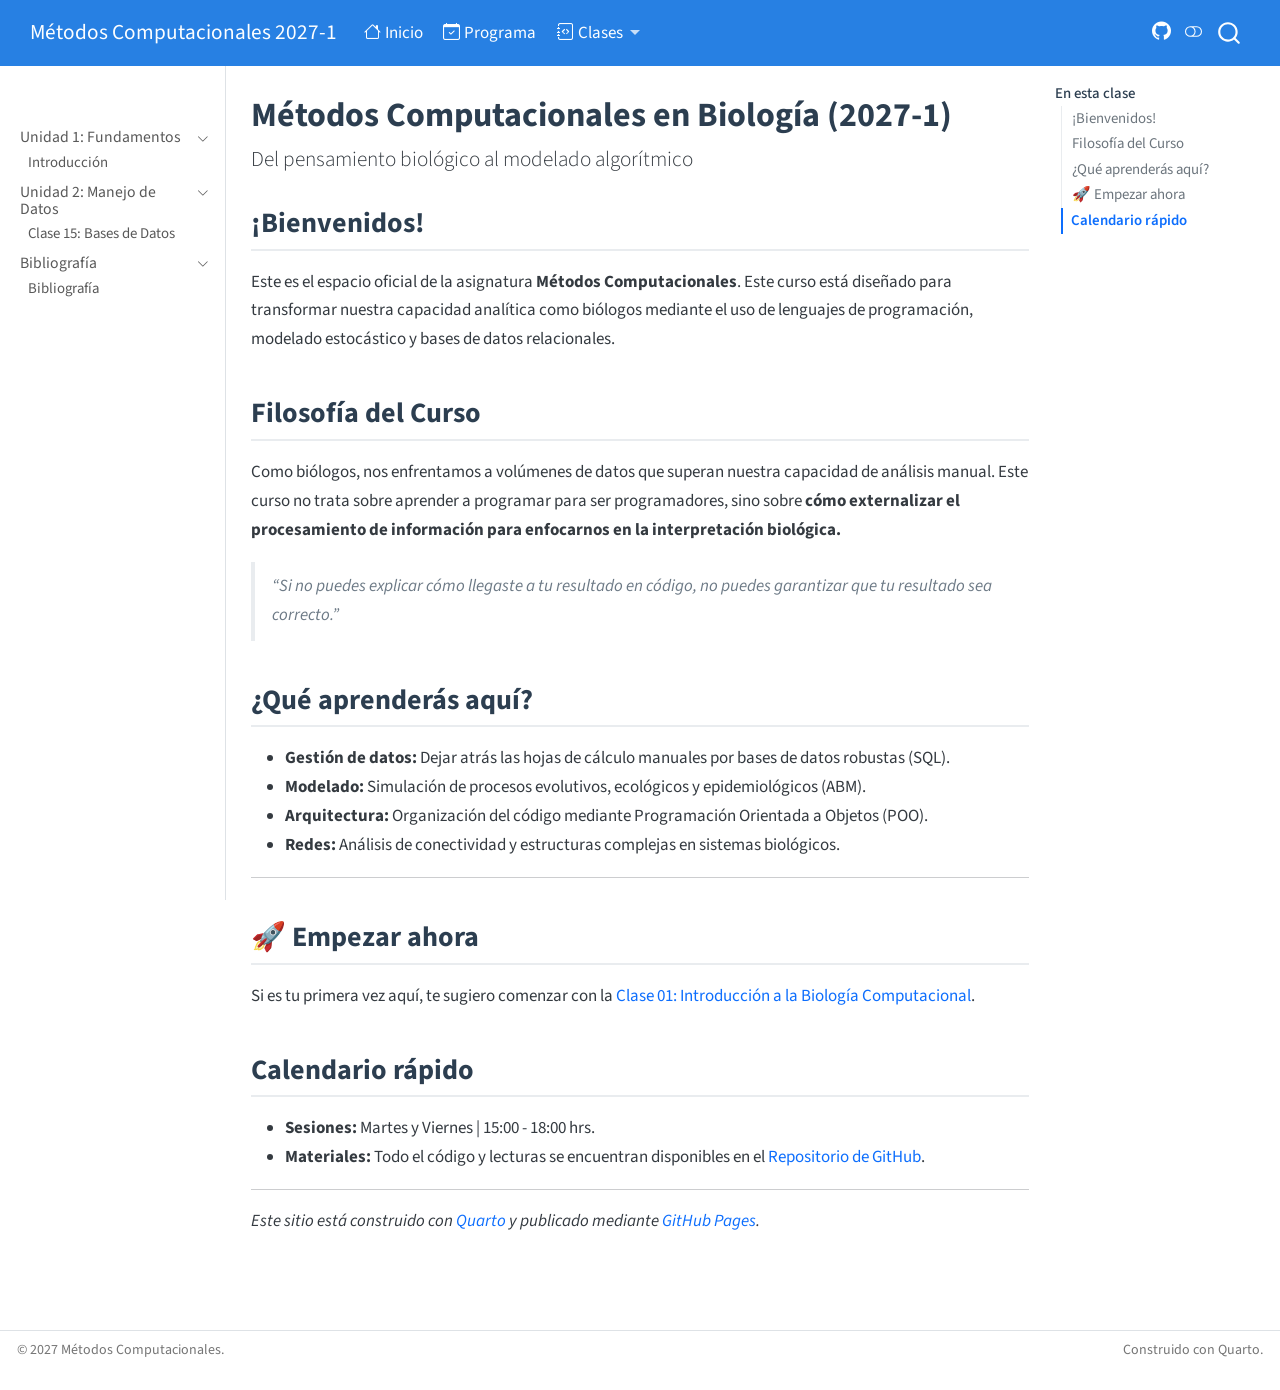
<file: index.html>
<!DOCTYPE html>
<html xmlns="http://www.w3.org/1999/xhtml" lang="en" xml:lang="en"><head>

<meta charset="utf-8">
<meta name="generator" content="quarto-1.9.38">

<meta name="viewport" content="width=device-width, initial-scale=1.0, user-scalable=yes">


<title>Métodos Computacionales en Biología (2027-1) – Métodos Computacionales 2027-1</title>
<style>
/* Default styles provided by pandoc.
** See https://pandoc.org/MANUAL.html#variables-for-html for config info.
*/
code{white-space: pre-wrap;}
span.smallcaps{font-variant: small-caps;}
div.columns{display: flex; gap: min(4vw, 1.5em);}
div.column{flex: auto; overflow-x: auto;}
div.hanging-indent{margin-left: 1.5em; text-indent: -1.5em;}
ul.task-list{list-style: none;}
ul.task-list li input[type="checkbox"] {
  width: 0.8em;
  margin: 0 0.8em 0.2em -1em; /* quarto-specific, see https://github.com/quarto-dev/quarto-cli/issues/4556 */ 
  vertical-align: middle;
}
</style>


<script src="site_libs/quarto-nav/quarto-nav.js"></script>
<script src="site_libs/quarto-nav/headroom.min.js"></script>
<script src="site_libs/clipboard/clipboard.min.js"></script>
<script src="site_libs/quarto-search/autocomplete.umd.js"></script>
<script src="site_libs/quarto-search/fuse.min.js"></script>
<script src="site_libs/quarto-search/quarto-search.js"></script>
<meta name="quarto:offset" content="./">
<script src="site_libs/quarto-html/quarto.js" type="module"></script>
<script src="site_libs/quarto-html/tabsets/tabsets.js" type="module"></script>
<script src="site_libs/quarto-html/popper.min.js"></script>
<script src="site_libs/quarto-html/tippy.umd.min.js"></script>
<script src="site_libs/quarto-html/anchor.min.js"></script>
<link href="site_libs/quarto-html/tippy.css" rel="stylesheet">
<link href="site_libs/quarto-html/quarto-syntax-highlighting-15634bcf2e68342d4ad2dfa704d543f6.css" rel="stylesheet" class="quarto-color-scheme" id="quarto-text-highlighting-styles">
<link href="site_libs/quarto-html/quarto-syntax-highlighting-dark-0a6b7249c26820e032cb0bd839ff02b1.css" rel="stylesheet" class="quarto-color-scheme quarto-color-alternate" id="quarto-text-highlighting-styles">
<link href="site_libs/quarto-html/quarto-syntax-highlighting-15634bcf2e68342d4ad2dfa704d543f6.css" rel="stylesheet" class="quarto-color-scheme-extra" id="quarto-text-highlighting-styles">
<script src="site_libs/bootstrap/bootstrap.min.js"></script>
<link href="site_libs/bootstrap/bootstrap-icons.css" rel="stylesheet">
<link href="site_libs/bootstrap/bootstrap-c9edf900248ff5ad745d720bad500884.min.css" rel="stylesheet" append-hash="true" class="quarto-color-scheme" id="quarto-bootstrap" data-mode="light">
<link href="site_libs/bootstrap/bootstrap-dark-513254ab9fde06903d9cc9952ab71812.min.css" rel="stylesheet" append-hash="true" class="quarto-color-scheme quarto-color-alternate" id="quarto-bootstrap" data-mode="dark">
<link href="site_libs/bootstrap/bootstrap-c9edf900248ff5ad745d720bad500884.min.css" rel="stylesheet" append-hash="true" class="quarto-color-scheme-extra" id="quarto-bootstrap" data-mode="light">
<script id="quarto-search-options" type="application/json">{
  "location": "navbar",
  "copy-button": false,
  "collapse-after": 3,
  "panel-placement": "end",
  "type": "overlay",
  "limit": 50,
  "keyboard-shortcut": [
    "f",
    "/",
    "s"
  ],
  "show-item-context": false,
  "language": {
    "search-no-results-text": "No results",
    "search-matching-documents-text": "matching documents",
    "search-copy-link-title": "Copy link to search",
    "search-hide-matches-text": "Hide additional matches",
    "search-more-match-text": "more match in this document",
    "search-more-matches-text": "more matches in this document",
    "search-clear-button-title": "Clear",
    "search-text-placeholder": "",
    "search-detached-cancel-button-title": "Cancel",
    "search-submit-button-title": "Submit",
    "search-label": "Search"
  }
}</script>


<link rel="stylesheet" href="styles.css">
</head>

<body class="nav-sidebar docked nav-fixed quarto-light"><script id="quarto-html-before-body" type="application/javascript">
    const toggleBodyColorMode = (bsSheetEl) => {
      const mode = bsSheetEl.getAttribute("data-mode");
      const bodyEl = window.document.querySelector("body");
      if (mode === "dark") {
        bodyEl.classList.add("quarto-dark");
        bodyEl.classList.remove("quarto-light");
      } else {
        bodyEl.classList.add("quarto-light");
        bodyEl.classList.remove("quarto-dark");
      }
    }
    const toggleBodyColorPrimary = () => {
      const bsSheetEl = window.document.querySelector("link#quarto-bootstrap:not([rel=disabled-stylesheet])");
      if (bsSheetEl) {
        toggleBodyColorMode(bsSheetEl);
      }
    }
    const setColorSchemeToggle = (alternate) => {
      const toggles = window.document.querySelectorAll('.quarto-color-scheme-toggle');
      for (let i=0; i < toggles.length; i++) {
        const toggle = toggles[i];
        if (toggle) {
          if (alternate) {
            toggle.classList.add("alternate");
          } else {
            toggle.classList.remove("alternate");
          }
        }
      }
    };
    const toggleColorMode = (alternate) => {
      // Switch the stylesheets
      const primaryStylesheets = window.document.querySelectorAll('link.quarto-color-scheme:not(.quarto-color-alternate)');
      const alternateStylesheets = window.document.querySelectorAll('link.quarto-color-scheme.quarto-color-alternate');
      manageTransitions('#quarto-margin-sidebar .nav-link', false);
      if (alternate) {
        // note: dark is layered on light, we don't disable primary!
        enableStylesheet(alternateStylesheets);
        for (const sheetNode of alternateStylesheets) {
          if (sheetNode.id === "quarto-bootstrap") {
            toggleBodyColorMode(sheetNode);
          }
        }
      } else {
        disableStylesheet(alternateStylesheets);
        enableStylesheet(primaryStylesheets)
        toggleBodyColorPrimary();
      }
      manageTransitions('#quarto-margin-sidebar .nav-link', true);
      // Switch the toggles
      setColorSchemeToggle(alternate)
      // Hack to workaround the fact that safari doesn't
      // properly recolor the scrollbar when toggling (#1455)
      if (navigator.userAgent.indexOf('Safari') > 0 && navigator.userAgent.indexOf('Chrome') == -1) {
        manageTransitions("body", false);
        window.scrollTo(0, 1);
        setTimeout(() => {
          window.scrollTo(0, 0);
          manageTransitions("body", true);
        }, 40);
      }
    }
    const disableStylesheet = (stylesheets) => {
      for (let i=0; i < stylesheets.length; i++) {
        const stylesheet = stylesheets[i];
        stylesheet.rel = 'disabled-stylesheet';
      }
    }
    const enableStylesheet = (stylesheets) => {
      for (let i=0; i < stylesheets.length; i++) {
        const stylesheet = stylesheets[i];
        if(stylesheet.rel !== 'stylesheet') { // for Chrome, which will still FOUC without this check
          stylesheet.rel = 'stylesheet';
        }
      }
    }
    const manageTransitions = (selector, allowTransitions) => {
      const els = window.document.querySelectorAll(selector);
      for (let i=0; i < els.length; i++) {
        const el = els[i];
        if (allowTransitions) {
          el.classList.remove('notransition');
        } else {
          el.classList.add('notransition');
        }
      }
    }
    const isFileUrl = () => {
      return window.location.protocol === 'file:';
    }
    const hasAlternateSentinel = () => {
      let styleSentinel = getColorSchemeSentinel();
      if (styleSentinel !== null) {
        return styleSentinel === "alternate";
      } else {
        return false;
      }
    }
    const setStyleSentinel = (alternate) => {
      const value = alternate ? "alternate" : "default";
      if (!isFileUrl()) {
        window.localStorage.setItem("quarto-color-scheme", value);
      } else {
        localAlternateSentinel = value;
      }
    }
    const getColorSchemeSentinel = () => {
      if (!isFileUrl()) {
        const storageValue = window.localStorage.getItem("quarto-color-scheme");
        return storageValue != null ? storageValue : localAlternateSentinel;
      } else {
        return localAlternateSentinel;
      }
    }
    const toggleGiscusIfUsed = (isAlternate, darkModeDefault) => {
      const baseTheme = document.querySelector('#giscus-base-theme')?.value ?? 'light';
      const alternateTheme = document.querySelector('#giscus-alt-theme')?.value ?? 'dark';
      let newTheme = '';
      if(authorPrefersDark) {
        newTheme = isAlternate ? baseTheme : alternateTheme;
      } else {
        newTheme = isAlternate ? alternateTheme : baseTheme;
      }
      const changeGiscusTheme = () => {
        // From: https://github.com/giscus/giscus/issues/336
        const sendMessage = (message) => {
          const iframe = document.querySelector('iframe.giscus-frame');
          if (!iframe) return;
          iframe.contentWindow.postMessage({ giscus: message }, 'https://giscus.app');
        }
        sendMessage({
          setConfig: {
            theme: newTheme
          }
        });
      }
      const isGiscussLoaded = window.document.querySelector('iframe.giscus-frame') !== null;
      if (isGiscussLoaded) {
        changeGiscusTheme();
      }
    };
    const authorPrefersDark = false;
    const darkModeDefault = authorPrefersDark;
      document.querySelector('link#quarto-text-highlighting-styles.quarto-color-scheme-extra').rel = 'disabled-stylesheet';
      document.querySelector('link#quarto-bootstrap.quarto-color-scheme-extra').rel = 'disabled-stylesheet';
    let localAlternateSentinel = darkModeDefault ? 'alternate' : 'default';
    // Dark / light mode switch
    window.quartoToggleColorScheme = () => {
      // Read the current dark / light value
      let toAlternate = !hasAlternateSentinel();
      toggleColorMode(toAlternate);
      setStyleSentinel(toAlternate);
      toggleGiscusIfUsed(toAlternate, darkModeDefault);
      window.dispatchEvent(new Event('resize'));
    };
    // Switch to dark mode if need be
    if (hasAlternateSentinel()) {
      toggleColorMode(true);
    } else {
      toggleColorMode(false);
    }
  </script>

<div id="quarto-search-results"></div>
  <header id="quarto-header" class="headroom fixed-top">
    <nav class="navbar navbar-expand-lg " data-bs-theme="dark">
      <div class="navbar-container container-fluid">
      <div class="navbar-brand-container mx-auto">
    <a class="navbar-brand" href="./index.html">
    <span class="navbar-title">Métodos Computacionales 2027-1</span>
    </a>
  </div>
            <div id="quarto-search" class="" title="Search"></div>
          <button class="navbar-toggler" type="button" data-bs-toggle="collapse" data-bs-target="#navbarCollapse" aria-controls="navbarCollapse" role="menu" aria-expanded="false" aria-label="Toggle navigation" onclick="if (window.quartoToggleHeadroom) { window.quartoToggleHeadroom(); }">
  <span class="navbar-toggler-icon"></span>
</button>
          <div class="collapse navbar-collapse" id="navbarCollapse">
            <ul class="navbar-nav navbar-nav-scroll me-auto">
  <li class="nav-item">
    <a class="nav-link active" href="./index.html" aria-current="page"> <i class="bi bi-house" role="img">
</i> 
<span class="menu-text">Inicio</span></a>
  </li>  
  <li class="nav-item">
    <a class="nav-link" href="./programa.html"> <i class="bi bi-calendar-check" role="img">
</i> 
<span class="menu-text">Programa</span></a>
  </li>  
  <li class="nav-item dropdown ">
    <a class="nav-link dropdown-toggle" href="#" id="nav-menu-clases" role="link" data-bs-toggle="dropdown" aria-expanded="false">
      <i class="bi bi-journal-code" role="img">
</i> 
 <span class="menu-text">Clases</span>
    </a>
    <ul class="dropdown-menu" aria-labelledby="nav-menu-clases">    
        <li>
    <a class="dropdown-item" href="./clases/clase-15-db.html">
 <span class="dropdown-text">Clase 15: Bases de Datos</span></a>
  </li>  
    </ul>
  </li>
</ul>
            <ul class="navbar-nav navbar-nav-scroll ms-auto">
  <li class="nav-item compact">
    <a class="nav-link" href="https://github.com/tu-alssandrohrnandz/Metodos_Computacionales_2027_1"> <i class="bi bi-github" role="img" aria-label="GitHub">
</i> 
<span class="menu-text"></span></a>
  </li>  
</ul>
          </div> <!-- /navcollapse -->
            <div class="quarto-navbar-tools">
  <a href="" class="quarto-color-scheme-toggle quarto-navigation-tool  px-1" onclick="window.quartoToggleColorScheme(); return false;" title="Toggle dark mode"><i class="bi"></i></a>
</div>
      </div> <!-- /container-fluid -->
    </nav>
  <nav class="quarto-secondary-nav">
    <div class="container-fluid d-flex">
      <button type="button" class="quarto-btn-toggle btn" data-bs-toggle="collapse" role="button" data-bs-target=".quarto-sidebar-collapse-item" aria-controls="quarto-sidebar" aria-expanded="false" aria-label="Toggle sidebar navigation" onclick="if (window.quartoToggleHeadroom) { window.quartoToggleHeadroom(); }">
        <i class="bi bi-layout-text-sidebar-reverse"></i>
      </button>
        <nav class="quarto-page-breadcrumbs" aria-label="breadcrumb"><ol class="breadcrumb"><li class="breadcrumb-item">Métodos Computacionales en Biología (2027-1)</li></ol></nav>
        <a class="flex-grow-1" role="navigation" data-bs-toggle="collapse" data-bs-target=".quarto-sidebar-collapse-item" aria-controls="quarto-sidebar" aria-expanded="false" aria-label="Toggle sidebar navigation" onclick="if (window.quartoToggleHeadroom) { window.quartoToggleHeadroom(); }">      
        </a>
      <button type="button" class="btn quarto-search-button" aria-label="Search" onclick="window.quartoOpenSearch();">
        <i class="bi bi-search"></i>
      </button>
    </div>
  </nav>
</header>
<!-- content -->
<div id="quarto-content" class="quarto-container page-columns page-rows-contents page-layout-article page-navbar">
<!-- sidebar -->
  <nav id="quarto-sidebar" class="sidebar collapse collapse-horizontal quarto-sidebar-collapse-item sidebar-navigation docked overflow-auto">
        <div class="mt-2 flex-shrink-0 align-items-center">
        <div class="sidebar-search">
        <div id="quarto-search" class="" title="Search"></div>
        </div>
        </div>
    <div class="sidebar-menu-container"> 
    <ul class="list-unstyled mt-1">
        <li class="sidebar-item sidebar-item-section">
      <div class="sidebar-item-container"> 
            <a class="sidebar-item-text sidebar-link text-start" data-bs-toggle="collapse" data-bs-target="#quarto-sidebar-section-1" role="navigation" aria-expanded="true">
 <span class="menu-text">Unidad 1: Fundamentos</span></a>
          <a class="sidebar-item-toggle text-start" data-bs-toggle="collapse" data-bs-target="#quarto-sidebar-section-1" role="navigation" aria-expanded="true" aria-label="Toggle section">
            <i class="bi bi-chevron-right ms-2"></i>
          </a> 
      </div>
      <ul id="quarto-sidebar-section-1" class="collapse list-unstyled sidebar-section depth1 show">  
          <li class="sidebar-item">
  <div class="sidebar-item-container"> 
  <a href="./clases/clase-01-intro.html" class="sidebar-item-text sidebar-link">
 <span class="menu-text">Introducción</span></a>
  </div>
</li>
      </ul>
  </li>
        <li class="sidebar-item sidebar-item-section">
      <div class="sidebar-item-container"> 
            <a class="sidebar-item-text sidebar-link text-start" data-bs-toggle="collapse" data-bs-target="#quarto-sidebar-section-2" role="navigation" aria-expanded="true">
 <span class="menu-text">Unidad 2: Manejo de Datos</span></a>
          <a class="sidebar-item-toggle text-start" data-bs-toggle="collapse" data-bs-target="#quarto-sidebar-section-2" role="navigation" aria-expanded="true" aria-label="Toggle section">
            <i class="bi bi-chevron-right ms-2"></i>
          </a> 
      </div>
      <ul id="quarto-sidebar-section-2" class="collapse list-unstyled sidebar-section depth1 show">  
          <li class="sidebar-item">
  <div class="sidebar-item-container"> 
  <a href="./clases/clase-15-db.html" class="sidebar-item-text sidebar-link">
 <span class="menu-text">Clase 15: Bases de Datos</span></a>
  </div>
</li>
      </ul>
  </li>
        <li class="sidebar-item sidebar-item-section">
      <div class="sidebar-item-container"> 
            <a class="sidebar-item-text sidebar-link text-start" data-bs-toggle="collapse" data-bs-target="#quarto-sidebar-section-3" role="navigation" aria-expanded="true">
 <span class="menu-text">Bibliografía</span></a>
          <a class="sidebar-item-toggle text-start" data-bs-toggle="collapse" data-bs-target="#quarto-sidebar-section-3" role="navigation" aria-expanded="true" aria-label="Toggle section">
            <i class="bi bi-chevron-right ms-2"></i>
          </a> 
      </div>
      <ul id="quarto-sidebar-section-3" class="collapse list-unstyled sidebar-section depth1 show">  
          <li class="sidebar-item">
  <div class="sidebar-item-container"> 
  <a href="./Referencias.bib" class="sidebar-item-text sidebar-link">
 <span class="menu-text">Bibliografía</span></a>
  </div>
</li>
      </ul>
  </li>
    </ul>
    </div>
</nav>
<div id="quarto-sidebar-glass" class="quarto-sidebar-collapse-item" data-bs-toggle="collapse" data-bs-target=".quarto-sidebar-collapse-item"></div>
<!-- margin-sidebar -->
    <div id="quarto-margin-sidebar" class="sidebar margin-sidebar">
        <nav id="TOC" role="doc-toc" class="toc-active">
    <h2 id="toc-title">En esta clase</h2>
   
  <ul>
  <li><a href="#bienvenidos" id="toc-bienvenidos" class="nav-link active" data-scroll-target="#bienvenidos">¡Bienvenidos!</a></li>
  <li><a href="#filosofía-del-curso" id="toc-filosofía-del-curso" class="nav-link" data-scroll-target="#filosofía-del-curso">Filosofía del Curso</a></li>
  <li><a href="#qué-aprenderás-aquí" id="toc-qué-aprenderás-aquí" class="nav-link" data-scroll-target="#qué-aprenderás-aquí">¿Qué aprenderás aquí?</a></li>
  <li><a href="#empezar-ahora" id="toc-empezar-ahora" class="nav-link" data-scroll-target="#empezar-ahora">🚀 Empezar ahora</a></li>
  <li><a href="#calendario-rápido" id="toc-calendario-rápido" class="nav-link" data-scroll-target="#calendario-rápido">Calendario rápido</a></li>
  </ul>
</nav>
    </div>
<!-- main -->
<main class="content" id="quarto-document-content">


<header id="title-block-header" class="quarto-title-block default">
<div class="quarto-title">
<h1 class="title">Métodos Computacionales en Biología (2027-1)</h1>
<p class="subtitle lead">Del pensamiento biológico al modelado algorítmico</p>
</div>



<div class="quarto-title-meta">

    
  
    
  </div>
  


</header>


<section id="bienvenidos" class="level2">
<h2 class="anchored" data-anchor-id="bienvenidos">¡Bienvenidos!</h2>
<p>Este es el espacio oficial de la asignatura <strong>Métodos Computacionales</strong>. Este curso está diseñado para transformar nuestra capacidad analítica como biólogos mediante el uso de lenguajes de programación, modelado estocástico y bases de datos relacionales.</p>
</section>
<section id="filosofía-del-curso" class="level2">
<h2 class="anchored" data-anchor-id="filosofía-del-curso">Filosofía del Curso</h2>
<p>Como biólogos, nos enfrentamos a volúmenes de datos que superan nuestra capacidad de análisis manual. Este curso no trata sobre aprender a programar para ser programadores, sino sobre <strong>cómo externalizar el procesamiento de información para enfocarnos en la interpretación biológica.</strong></p>
<blockquote class="blockquote">
<p><em>“Si no puedes explicar cómo llegaste a tu resultado en código, no puedes garantizar que tu resultado sea correcto.”</em></p>
</blockquote>
</section>
<section id="qué-aprenderás-aquí" class="level2">
<h2 class="anchored" data-anchor-id="qué-aprenderás-aquí">¿Qué aprenderás aquí?</h2>
<ul>
<li><strong>Gestión de datos:</strong> Dejar atrás las hojas de cálculo manuales por bases de datos robustas (SQL).</li>
<li><strong>Modelado:</strong> Simulación de procesos evolutivos, ecológicos y epidemiológicos (ABM).</li>
<li><strong>Arquitectura:</strong> Organización del código mediante Programación Orientada a Objetos (POO).</li>
<li><strong>Redes:</strong> Análisis de conectividad y estructuras complejas en sistemas biológicos.</li>
</ul>
<hr>
</section>
<section id="empezar-ahora" class="level2">
<h2 class="anchored" data-anchor-id="empezar-ahora">🚀 Empezar ahora</h2>
<p>Si es tu primera vez aquí, te sugiero comenzar con la <a href="./clases/clase-01-intro.html">Clase 01: Introducción a la Biología Computacional</a>.</p>
</section>
<section id="calendario-rápido" class="level2">
<h2 class="anchored" data-anchor-id="calendario-rápido">Calendario rápido</h2>
<ul>
<li><strong>Sesiones:</strong> Martes y Viernes | 15:00 - 18:00 hrs.</li>
<li><strong>Materiales:</strong> Todo el código y lecturas se encuentran disponibles en el <a href="https://github.com/tu-usuario/Metodos_Computacionales_2027_1">Repositorio de GitHub</a>.</li>
</ul>
<hr>
<p><em>Este sitio está construido con <a href="https://quarto.org">Quarto</a> y publicado mediante <a href="https://pages.github.com">GitHub Pages</a>.</em></p>


</section>

</main> <!-- /main -->
<script id="quarto-html-after-body" type="application/javascript">
  window.document.addEventListener("DOMContentLoaded", function (event) {
    // Ensure there is a toggle, if there isn't float one in the top right
    if (window.document.querySelector('.quarto-color-scheme-toggle') === null) {
      const a = window.document.createElement('a');
      a.classList.add('top-right');
      a.classList.add('quarto-color-scheme-toggle');
      a.href = "";
      a.onclick = function() { try { window.quartoToggleColorScheme(); } catch {} return false; };
      const i = window.document.createElement("i");
      i.classList.add('bi');
      a.appendChild(i);
      window.document.body.appendChild(a);
    }
    setColorSchemeToggle(hasAlternateSentinel())
    const icon = "";
    const anchorJS = new window.AnchorJS();
    anchorJS.options = {
      placement: 'right',
      icon: icon
    };
    anchorJS.add('.anchored');
    const isCodeAnnotation = (el) => {
      for (const clz of el.classList) {
        if (clz.startsWith('code-annotation-')) {                     
          return true;
        }
      }
      return false;
    }
    const onCopySuccess = function(e) {
      // button target
      const button = e.trigger;
      // don't keep focus
      button.blur();
      // flash "checked"
      button.classList.add('code-copy-button-checked');
      var currentTitle = button.getAttribute("title");
      button.setAttribute("title", "Copied!");
      let tooltip;
      if (window.bootstrap) {
        button.setAttribute("data-bs-toggle", "tooltip");
        button.setAttribute("data-bs-placement", "left");
        button.setAttribute("data-bs-title", "Copied!");
        tooltip = new bootstrap.Tooltip(button, 
          { trigger: "manual", 
            customClass: "code-copy-button-tooltip",
            offset: [0, -8]});
        tooltip.show();    
      }
      setTimeout(function() {
        if (tooltip) {
          tooltip.hide();
          button.removeAttribute("data-bs-title");
          button.removeAttribute("data-bs-toggle");
          button.removeAttribute("data-bs-placement");
        }
        button.setAttribute("title", currentTitle);
        button.classList.remove('code-copy-button-checked');
      }, 1000);
      // clear code selection
      e.clearSelection();
    }
    const getTextToCopy = function(trigger) {
      const outerScaffold = trigger.parentElement.cloneNode(true);
      const codeEl = outerScaffold.querySelector('code');
      for (const childEl of codeEl.children) {
        if (isCodeAnnotation(childEl)) {
          childEl.remove();
        }
      }
      return codeEl.innerText;
    }
    const clipboard = new window.ClipboardJS('.code-copy-button:not([data-in-quarto-modal])', {
      text: getTextToCopy
    });
    clipboard.on('success', onCopySuccess);
    if (window.document.getElementById('quarto-embedded-source-code-modal')) {
      const clipboardModal = new window.ClipboardJS('.code-copy-button[data-in-quarto-modal]', {
        text: getTextToCopy,
        container: window.document.getElementById('quarto-embedded-source-code-modal')
      });
      clipboardModal.on('success', onCopySuccess);
    }
      var localhostRegex = new RegExp(/^(?:http|https):\/\/localhost\:?[0-9]*\//);
      var mailtoRegex = new RegExp(/^mailto:/);
        var filterRegex = new RegExp("https:\/\/alssandrohrnandz\.github\.io\/Metodos_Computacionales_2027_1");
      var isInternal = (href) => {
          return filterRegex.test(href) || localhostRegex.test(href) || mailtoRegex.test(href);
      }
      // Inspect non-navigation links and adorn them if external
     var links = window.document.querySelectorAll('a[href]:not(.nav-link):not(.navbar-brand):not(.toc-action):not(.sidebar-link):not(.sidebar-item-toggle):not(.pagination-link):not(.no-external):not([aria-hidden]):not(.dropdown-item):not(.quarto-navigation-tool):not(.about-link)');
      for (var i=0; i<links.length; i++) {
        const link = links[i];
        if (!isInternal(link.href)) {
          // undo the damage that might have been done by quarto-nav.js in the case of
          // links that we want to consider external
          if (link.dataset.originalHref !== undefined) {
            link.href = link.dataset.originalHref;
          }
        }
      }
    function tippyHover(el, contentFn, onTriggerFn, onUntriggerFn) {
      const config = {
        allowHTML: true,
        maxWidth: 500,
        delay: 100,
        arrow: false,
        appendTo: function(el) {
            return el.parentElement;
        },
        interactive: true,
        interactiveBorder: 10,
        theme: 'quarto',
        placement: 'bottom-start',
      };
      if (contentFn) {
        config.content = contentFn;
      }
      if (onTriggerFn) {
        config.onTrigger = onTriggerFn;
      }
      if (onUntriggerFn) {
        config.onUntrigger = onUntriggerFn;
      }
      window.tippy(el, config); 
    }
    const noterefs = window.document.querySelectorAll('a[role="doc-noteref"]');
    for (var i=0; i<noterefs.length; i++) {
      const ref = noterefs[i];
      tippyHover(ref, function() {
        // use id or data attribute instead here
        let href = ref.getAttribute('data-footnote-href') || ref.getAttribute('href');
        try { href = new URL(href).hash; } catch {}
        const id = href.replace(/^#\/?/, "");
        const note = window.document.getElementById(id);
        if (note) {
          return note.innerHTML;
        } else {
          return "";
        }
      });
    }
    const xrefs = window.document.querySelectorAll('a.quarto-xref');
    const processXRef = (id, note) => {
      // Strip column container classes
      const stripColumnClz = (el) => {
        el.classList.remove("page-full", "page-columns");
        if (el.children) {
          for (const child of el.children) {
            stripColumnClz(child);
          }
        }
      }
      stripColumnClz(note)
      if (id === null || id.startsWith('sec-')) {
        // Special case sections, only their first couple elements
        const container = document.createElement("div");
        if (note.children && note.children.length > 2) {
          container.appendChild(note.children[0].cloneNode(true));
          for (let i = 1; i < note.children.length; i++) {
            const child = note.children[i];
            if (child.tagName === "P" && child.innerText === "") {
              continue;
            } else {
              container.appendChild(child.cloneNode(true));
              break;
            }
          }
          if (window.Quarto?.typesetMath) {
            window.Quarto.typesetMath(container);
          }
          return container.innerHTML
        } else {
          if (window.Quarto?.typesetMath) {
            window.Quarto.typesetMath(note);
          }
          return note.innerHTML;
        }
      } else {
        // Remove any anchor links if they are present
        const anchorLink = note.querySelector('a.anchorjs-link');
        if (anchorLink) {
          anchorLink.remove();
        }
        if (window.Quarto?.typesetMath) {
          window.Quarto.typesetMath(note);
        }
        if (note.classList.contains("callout")) {
          return note.outerHTML;
        } else {
          return note.innerHTML;
        }
      }
    }
    for (var i=0; i<xrefs.length; i++) {
      const xref = xrefs[i];
      tippyHover(xref, undefined, function(instance) {
        instance.disable();
        let url = xref.getAttribute('href');
        let hash = undefined; 
        if (url.startsWith('#')) {
          hash = url;
        } else {
          try { hash = new URL(url).hash; } catch {}
        }
        if (hash) {
          const id = hash.replace(/^#\/?/, "");
          const note = window.document.getElementById(id);
          if (note !== null) {
            try {
              const html = processXRef(id, note.cloneNode(true));
              instance.setContent(html);
            } finally {
              instance.enable();
              instance.show();
            }
          } else {
            // See if we can fetch this
            fetch(url.split('#')[0])
            .then(res => res.text())
            .then(html => {
              const parser = new DOMParser();
              const htmlDoc = parser.parseFromString(html, "text/html");
              const note = htmlDoc.getElementById(id);
              if (note !== null) {
                const html = processXRef(id, note);
                instance.setContent(html);
              } 
            }).finally(() => {
              instance.enable();
              instance.show();
            });
          }
        } else {
          // See if we can fetch a full url (with no hash to target)
          // This is a special case and we should probably do some content thinning / targeting
          fetch(url)
          .then(res => res.text())
          .then(html => {
            const parser = new DOMParser();
            const htmlDoc = parser.parseFromString(html, "text/html");
            const note = htmlDoc.querySelector('main.content');
            if (note !== null) {
              // This should only happen for chapter cross references
              // (since there is no id in the URL)
              // remove the first header
              if (note.children.length > 0 && note.children[0].tagName === "HEADER") {
                note.children[0].remove();
              }
              const html = processXRef(null, note);
              instance.setContent(html);
            } 
          }).finally(() => {
            instance.enable();
            instance.show();
          });
        }
      }, function(instance) {
      });
    }
        let selectedAnnoteEl;
        const selectorForAnnotation = ( cell, annotation) => {
          let cellAttr = 'data-code-cell="' + cell + '"';
          let lineAttr = 'data-code-annotation="' +  annotation + '"';
          const selector = 'span[' + cellAttr + '][' + lineAttr + ']';
          return selector;
        }
        const selectCodeLines = (annoteEl) => {
          const doc = window.document;
          const targetCell = annoteEl.getAttribute("data-target-cell");
          const targetAnnotation = annoteEl.getAttribute("data-target-annotation");
          const annoteSpan = window.document.querySelector(selectorForAnnotation(targetCell, targetAnnotation));
          const lines = annoteSpan.getAttribute("data-code-lines").split(",");
          const lineIds = lines.map((line) => {
            return targetCell + "-" + line;
          })
          let top = null;
          let height = null;
          let parent = null;
          if (lineIds.length > 0) {
              //compute the position of the single el (top and bottom and make a div)
              const el = window.document.getElementById(lineIds[0]);
              top = el.offsetTop;
              height = el.offsetHeight;
              parent = el.parentElement.parentElement;
            if (lineIds.length > 1) {
              const lastEl = window.document.getElementById(lineIds[lineIds.length - 1]);
              const bottom = lastEl.offsetTop + lastEl.offsetHeight;
              height = bottom - top;
            }
            if (top !== null && height !== null && parent !== null) {
              // cook up a div (if necessary) and position it 
              let div = window.document.getElementById("code-annotation-line-highlight");
              if (div === null) {
                div = window.document.createElement("div");
                div.setAttribute("id", "code-annotation-line-highlight");
                div.style.position = 'absolute';
                parent.appendChild(div);
              }
              div.style.top = top - 2 + "px";
              div.style.height = height + 4 + "px";
              div.style.left = 0;
              let gutterDiv = window.document.getElementById("code-annotation-line-highlight-gutter");
              if (gutterDiv === null) {
                gutterDiv = window.document.createElement("div");
                gutterDiv.setAttribute("id", "code-annotation-line-highlight-gutter");
                gutterDiv.style.position = 'absolute';
                const codeCell = window.document.getElementById(targetCell);
                const gutter = codeCell.querySelector('.code-annotation-gutter');
                gutter.appendChild(gutterDiv);
              }
              gutterDiv.style.top = top - 2 + "px";
              gutterDiv.style.height = height + 4 + "px";
            }
            selectedAnnoteEl = annoteEl;
          }
        };
        const unselectCodeLines = () => {
          const elementsIds = ["code-annotation-line-highlight", "code-annotation-line-highlight-gutter"];
          elementsIds.forEach((elId) => {
            const div = window.document.getElementById(elId);
            if (div) {
              div.remove();
            }
          });
          selectedAnnoteEl = undefined;
        };
          // Handle positioning of the toggle
      window.addEventListener(
        "resize",
        throttle(() => {
          elRect = undefined;
          if (selectedAnnoteEl) {
            selectCodeLines(selectedAnnoteEl);
          }
        }, 10)
      );
      function throttle(fn, ms) {
      let throttle = false;
      let timer;
        return (...args) => {
          if(!throttle) { // first call gets through
              fn.apply(this, args);
              throttle = true;
          } else { // all the others get throttled
              if(timer) clearTimeout(timer); // cancel #2
              timer = setTimeout(() => {
                fn.apply(this, args);
                timer = throttle = false;
              }, ms);
          }
        };
      }
        // Attach click handler to the DT
        const annoteDls = window.document.querySelectorAll('dt[data-target-cell]');
        for (const annoteDlNode of annoteDls) {
          annoteDlNode.addEventListener('click', (event) => {
            const clickedEl = event.target;
            if (clickedEl !== selectedAnnoteEl) {
              unselectCodeLines();
              const activeEl = window.document.querySelector('dt[data-target-cell].code-annotation-active');
              if (activeEl) {
                activeEl.classList.remove('code-annotation-active');
              }
              selectCodeLines(clickedEl);
              clickedEl.classList.add('code-annotation-active');
            } else {
              // Unselect the line
              unselectCodeLines();
              clickedEl.classList.remove('code-annotation-active');
            }
          });
        }
    const findCites = (el) => {
      const parentEl = el.parentElement;
      if (parentEl) {
        const cites = parentEl.dataset.cites;
        if (cites) {
          return {
            el,
            cites: cites.split(' ')
          };
        } else {
          return findCites(el.parentElement)
        }
      } else {
        return undefined;
      }
    };
    var bibliorefs = window.document.querySelectorAll('a[role="doc-biblioref"]');
    for (var i=0; i<bibliorefs.length; i++) {
      const ref = bibliorefs[i];
      const citeInfo = findCites(ref);
      if (citeInfo) {
        tippyHover(citeInfo.el, function() {
          var popup = window.document.createElement('div');
          citeInfo.cites.forEach(function(cite) {
            var citeDiv = window.document.createElement('div');
            citeDiv.classList.add('hanging-indent');
            citeDiv.classList.add('csl-entry');
            var biblioDiv = window.document.getElementById('ref-' + cite);
            if (biblioDiv) {
              citeDiv.innerHTML = biblioDiv.innerHTML;
            }
            popup.appendChild(citeDiv);
          });
          return popup.innerHTML;
        });
      }
    }
  });
  </script>
</div> <!-- /content -->
<footer class="footer">
  <div class="nav-footer">
    <div class="nav-footer-left">
<p>© 2027 Métodos Computacionales.</p>
</div>   
    <div class="nav-footer-center">
      &nbsp;
    </div>
    <div class="nav-footer-right">
<p>Construido con <a href="https://quarto.org/">Quarto</a>.</p>
</div>
  </div>
</footer>




</body></html>
</file>
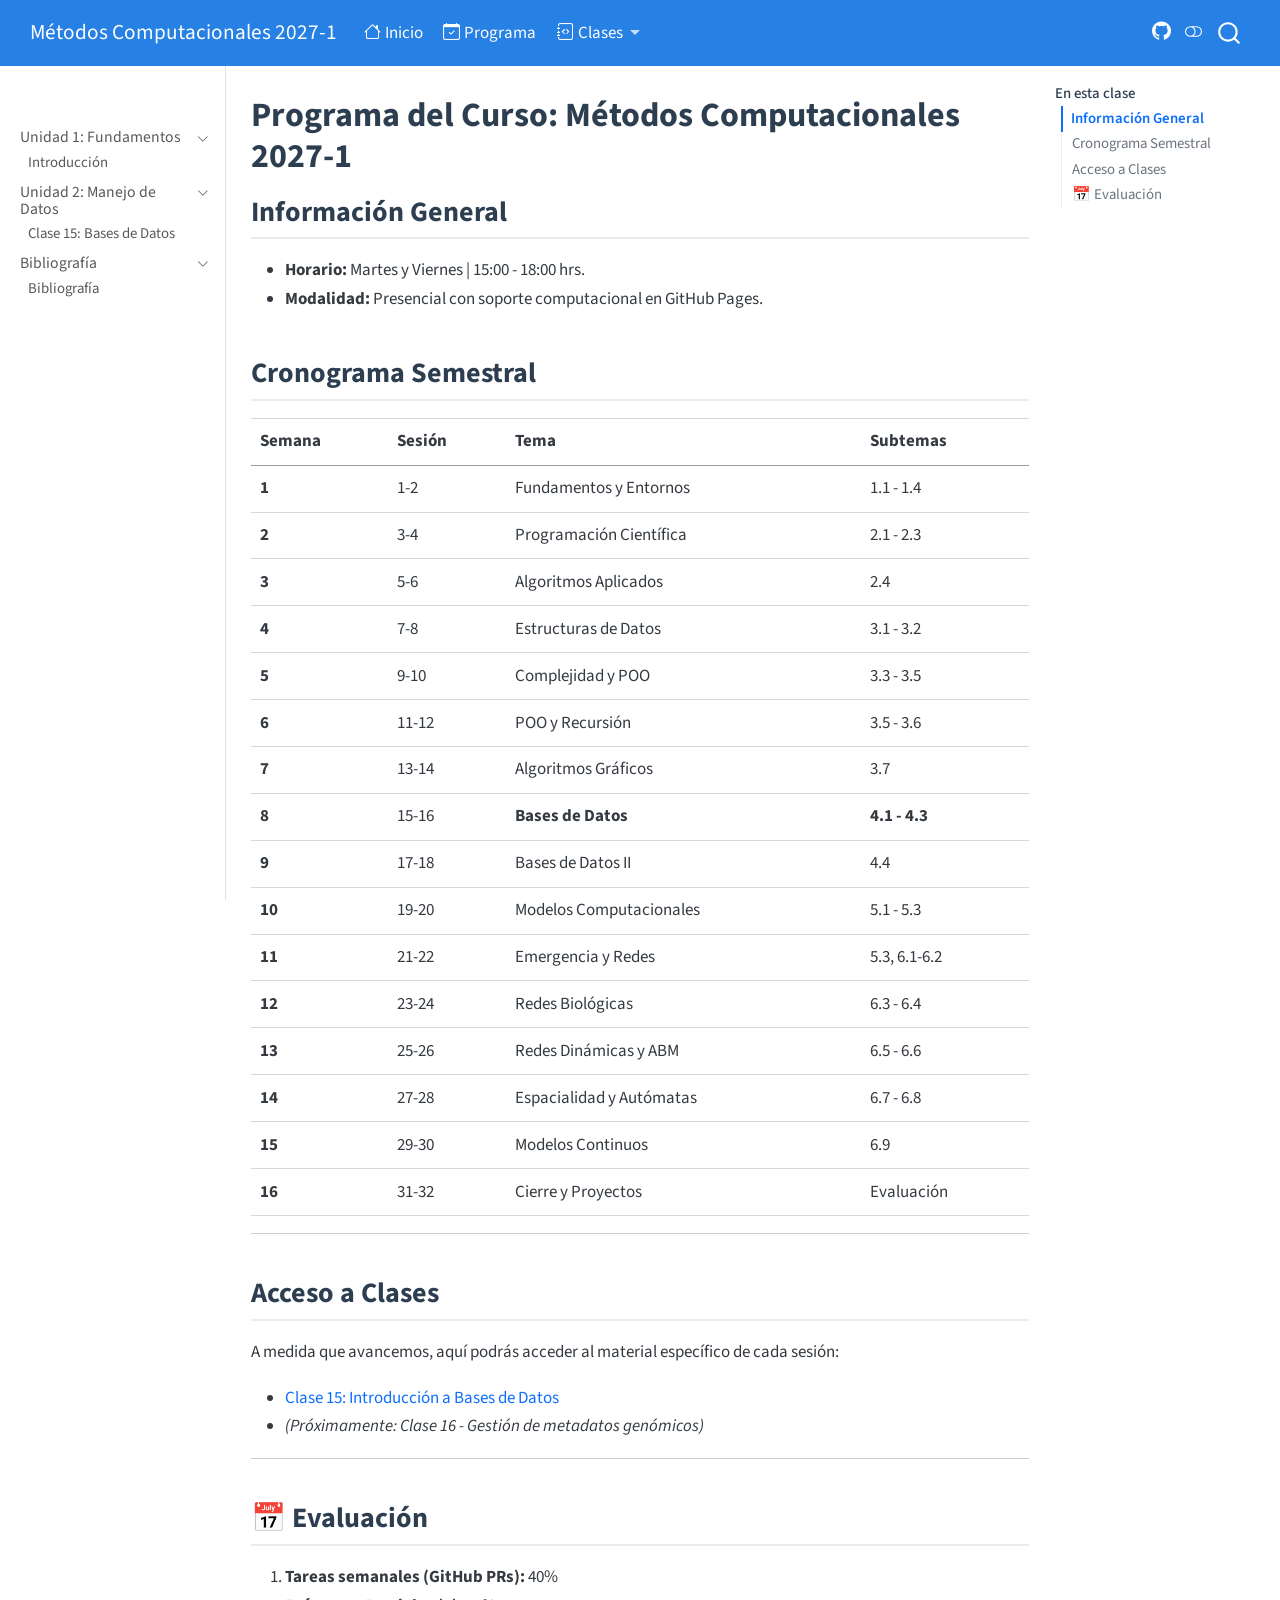
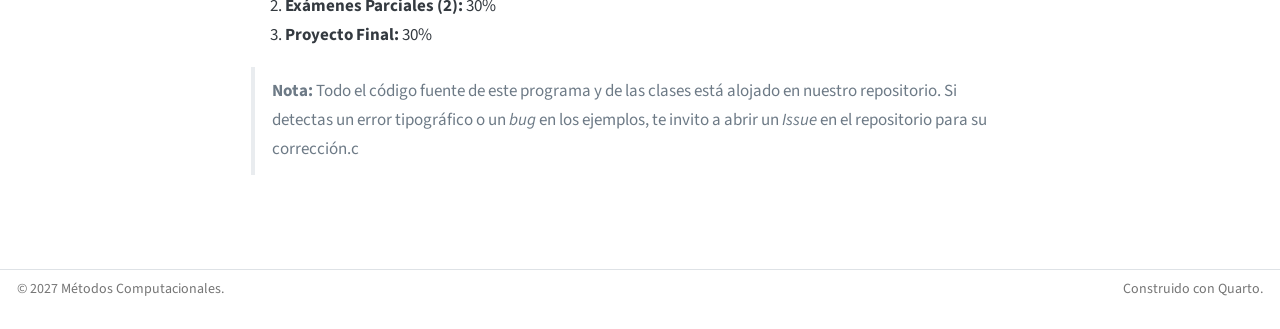
<file: programa.html>
<!DOCTYPE html>
<html xmlns="http://www.w3.org/1999/xhtml" lang="en" xml:lang="en"><head>

<meta charset="utf-8">
<meta name="generator" content="quarto-1.9.38">

<meta name="viewport" content="width=device-width, initial-scale=1.0, user-scalable=yes">


<title>Programa del Curso: Métodos Computacionales 2027-1 – Métodos Computacionales 2027-1</title>
<style>
/* Default styles provided by pandoc.
** See https://pandoc.org/MANUAL.html#variables-for-html for config info.
*/
code{white-space: pre-wrap;}
span.smallcaps{font-variant: small-caps;}
div.columns{display: flex; gap: min(4vw, 1.5em);}
div.column{flex: auto; overflow-x: auto;}
div.hanging-indent{margin-left: 1.5em; text-indent: -1.5em;}
ul.task-list{list-style: none;}
ul.task-list li input[type="checkbox"] {
  width: 0.8em;
  margin: 0 0.8em 0.2em -1em; /* quarto-specific, see https://github.com/quarto-dev/quarto-cli/issues/4556 */ 
  vertical-align: middle;
}
</style>


<script src="site_libs/quarto-nav/quarto-nav.js"></script>
<script src="site_libs/quarto-nav/headroom.min.js"></script>
<script src="site_libs/clipboard/clipboard.min.js"></script>
<script src="site_libs/quarto-search/autocomplete.umd.js"></script>
<script src="site_libs/quarto-search/fuse.min.js"></script>
<script src="site_libs/quarto-search/quarto-search.js"></script>
<meta name="quarto:offset" content="./">
<script src="site_libs/quarto-html/quarto.js" type="module"></script>
<script src="site_libs/quarto-html/tabsets/tabsets.js" type="module"></script>
<script src="site_libs/quarto-html/popper.min.js"></script>
<script src="site_libs/quarto-html/tippy.umd.min.js"></script>
<script src="site_libs/quarto-html/anchor.min.js"></script>
<link href="site_libs/quarto-html/tippy.css" rel="stylesheet">
<link href="site_libs/quarto-html/quarto-syntax-highlighting-15634bcf2e68342d4ad2dfa704d543f6.css" rel="stylesheet" class="quarto-color-scheme" id="quarto-text-highlighting-styles">
<link href="site_libs/quarto-html/quarto-syntax-highlighting-dark-0a6b7249c26820e032cb0bd839ff02b1.css" rel="stylesheet" class="quarto-color-scheme quarto-color-alternate" id="quarto-text-highlighting-styles">
<link href="site_libs/quarto-html/quarto-syntax-highlighting-15634bcf2e68342d4ad2dfa704d543f6.css" rel="stylesheet" class="quarto-color-scheme-extra" id="quarto-text-highlighting-styles">
<script src="site_libs/bootstrap/bootstrap.min.js"></script>
<link href="site_libs/bootstrap/bootstrap-icons.css" rel="stylesheet">
<link href="site_libs/bootstrap/bootstrap-c9edf900248ff5ad745d720bad500884.min.css" rel="stylesheet" append-hash="true" class="quarto-color-scheme" id="quarto-bootstrap" data-mode="light">
<link href="site_libs/bootstrap/bootstrap-dark-513254ab9fde06903d9cc9952ab71812.min.css" rel="stylesheet" append-hash="true" class="quarto-color-scheme quarto-color-alternate" id="quarto-bootstrap" data-mode="dark">
<link href="site_libs/bootstrap/bootstrap-c9edf900248ff5ad745d720bad500884.min.css" rel="stylesheet" append-hash="true" class="quarto-color-scheme-extra" id="quarto-bootstrap" data-mode="light">
<script id="quarto-search-options" type="application/json">{
  "location": "navbar",
  "copy-button": false,
  "collapse-after": 3,
  "panel-placement": "end",
  "type": "overlay",
  "limit": 50,
  "keyboard-shortcut": [
    "f",
    "/",
    "s"
  ],
  "show-item-context": false,
  "language": {
    "search-no-results-text": "No results",
    "search-matching-documents-text": "matching documents",
    "search-copy-link-title": "Copy link to search",
    "search-hide-matches-text": "Hide additional matches",
    "search-more-match-text": "more match in this document",
    "search-more-matches-text": "more matches in this document",
    "search-clear-button-title": "Clear",
    "search-text-placeholder": "",
    "search-detached-cancel-button-title": "Cancel",
    "search-submit-button-title": "Submit",
    "search-label": "Search"
  }
}</script>


<link rel="stylesheet" href="styles.css">
</head>

<body class="nav-sidebar docked nav-fixed quarto-light"><script id="quarto-html-before-body" type="application/javascript">
    const toggleBodyColorMode = (bsSheetEl) => {
      const mode = bsSheetEl.getAttribute("data-mode");
      const bodyEl = window.document.querySelector("body");
      if (mode === "dark") {
        bodyEl.classList.add("quarto-dark");
        bodyEl.classList.remove("quarto-light");
      } else {
        bodyEl.classList.add("quarto-light");
        bodyEl.classList.remove("quarto-dark");
      }
    }
    const toggleBodyColorPrimary = () => {
      const bsSheetEl = window.document.querySelector("link#quarto-bootstrap:not([rel=disabled-stylesheet])");
      if (bsSheetEl) {
        toggleBodyColorMode(bsSheetEl);
      }
    }
    const setColorSchemeToggle = (alternate) => {
      const toggles = window.document.querySelectorAll('.quarto-color-scheme-toggle');
      for (let i=0; i < toggles.length; i++) {
        const toggle = toggles[i];
        if (toggle) {
          if (alternate) {
            toggle.classList.add("alternate");
          } else {
            toggle.classList.remove("alternate");
          }
        }
      }
    };
    const toggleColorMode = (alternate) => {
      // Switch the stylesheets
      const primaryStylesheets = window.document.querySelectorAll('link.quarto-color-scheme:not(.quarto-color-alternate)');
      const alternateStylesheets = window.document.querySelectorAll('link.quarto-color-scheme.quarto-color-alternate');
      manageTransitions('#quarto-margin-sidebar .nav-link', false);
      if (alternate) {
        // note: dark is layered on light, we don't disable primary!
        enableStylesheet(alternateStylesheets);
        for (const sheetNode of alternateStylesheets) {
          if (sheetNode.id === "quarto-bootstrap") {
            toggleBodyColorMode(sheetNode);
          }
        }
      } else {
        disableStylesheet(alternateStylesheets);
        enableStylesheet(primaryStylesheets)
        toggleBodyColorPrimary();
      }
      manageTransitions('#quarto-margin-sidebar .nav-link', true);
      // Switch the toggles
      setColorSchemeToggle(alternate)
      // Hack to workaround the fact that safari doesn't
      // properly recolor the scrollbar when toggling (#1455)
      if (navigator.userAgent.indexOf('Safari') > 0 && navigator.userAgent.indexOf('Chrome') == -1) {
        manageTransitions("body", false);
        window.scrollTo(0, 1);
        setTimeout(() => {
          window.scrollTo(0, 0);
          manageTransitions("body", true);
        }, 40);
      }
    }
    const disableStylesheet = (stylesheets) => {
      for (let i=0; i < stylesheets.length; i++) {
        const stylesheet = stylesheets[i];
        stylesheet.rel = 'disabled-stylesheet';
      }
    }
    const enableStylesheet = (stylesheets) => {
      for (let i=0; i < stylesheets.length; i++) {
        const stylesheet = stylesheets[i];
        if(stylesheet.rel !== 'stylesheet') { // for Chrome, which will still FOUC without this check
          stylesheet.rel = 'stylesheet';
        }
      }
    }
    const manageTransitions = (selector, allowTransitions) => {
      const els = window.document.querySelectorAll(selector);
      for (let i=0; i < els.length; i++) {
        const el = els[i];
        if (allowTransitions) {
          el.classList.remove('notransition');
        } else {
          el.classList.add('notransition');
        }
      }
    }
    const isFileUrl = () => {
      return window.location.protocol === 'file:';
    }
    const hasAlternateSentinel = () => {
      let styleSentinel = getColorSchemeSentinel();
      if (styleSentinel !== null) {
        return styleSentinel === "alternate";
      } else {
        return false;
      }
    }
    const setStyleSentinel = (alternate) => {
      const value = alternate ? "alternate" : "default";
      if (!isFileUrl()) {
        window.localStorage.setItem("quarto-color-scheme", value);
      } else {
        localAlternateSentinel = value;
      }
    }
    const getColorSchemeSentinel = () => {
      if (!isFileUrl()) {
        const storageValue = window.localStorage.getItem("quarto-color-scheme");
        return storageValue != null ? storageValue : localAlternateSentinel;
      } else {
        return localAlternateSentinel;
      }
    }
    const toggleGiscusIfUsed = (isAlternate, darkModeDefault) => {
      const baseTheme = document.querySelector('#giscus-base-theme')?.value ?? 'light';
      const alternateTheme = document.querySelector('#giscus-alt-theme')?.value ?? 'dark';
      let newTheme = '';
      if(authorPrefersDark) {
        newTheme = isAlternate ? baseTheme : alternateTheme;
      } else {
        newTheme = isAlternate ? alternateTheme : baseTheme;
      }
      const changeGiscusTheme = () => {
        // From: https://github.com/giscus/giscus/issues/336
        const sendMessage = (message) => {
          const iframe = document.querySelector('iframe.giscus-frame');
          if (!iframe) return;
          iframe.contentWindow.postMessage({ giscus: message }, 'https://giscus.app');
        }
        sendMessage({
          setConfig: {
            theme: newTheme
          }
        });
      }
      const isGiscussLoaded = window.document.querySelector('iframe.giscus-frame') !== null;
      if (isGiscussLoaded) {
        changeGiscusTheme();
      }
    };
    const authorPrefersDark = false;
    const darkModeDefault = authorPrefersDark;
      document.querySelector('link#quarto-text-highlighting-styles.quarto-color-scheme-extra').rel = 'disabled-stylesheet';
      document.querySelector('link#quarto-bootstrap.quarto-color-scheme-extra').rel = 'disabled-stylesheet';
    let localAlternateSentinel = darkModeDefault ? 'alternate' : 'default';
    // Dark / light mode switch
    window.quartoToggleColorScheme = () => {
      // Read the current dark / light value
      let toAlternate = !hasAlternateSentinel();
      toggleColorMode(toAlternate);
      setStyleSentinel(toAlternate);
      toggleGiscusIfUsed(toAlternate, darkModeDefault);
      window.dispatchEvent(new Event('resize'));
    };
    // Switch to dark mode if need be
    if (hasAlternateSentinel()) {
      toggleColorMode(true);
    } else {
      toggleColorMode(false);
    }
  </script>

<div id="quarto-search-results"></div>
  <header id="quarto-header" class="headroom fixed-top">
    <nav class="navbar navbar-expand-lg " data-bs-theme="dark">
      <div class="navbar-container container-fluid">
      <div class="navbar-brand-container mx-auto">
    <a class="navbar-brand" href="./index.html">
    <span class="navbar-title">Métodos Computacionales 2027-1</span>
    </a>
  </div>
            <div id="quarto-search" class="" title="Search"></div>
          <button class="navbar-toggler" type="button" data-bs-toggle="collapse" data-bs-target="#navbarCollapse" aria-controls="navbarCollapse" role="menu" aria-expanded="false" aria-label="Toggle navigation" onclick="if (window.quartoToggleHeadroom) { window.quartoToggleHeadroom(); }">
  <span class="navbar-toggler-icon"></span>
</button>
          <div class="collapse navbar-collapse" id="navbarCollapse">
            <ul class="navbar-nav navbar-nav-scroll me-auto">
  <li class="nav-item">
    <a class="nav-link" href="./index.html"> <i class="bi bi-house" role="img">
</i> 
<span class="menu-text">Inicio</span></a>
  </li>  
  <li class="nav-item">
    <a class="nav-link active" href="./programa.html" aria-current="page"> <i class="bi bi-calendar-check" role="img">
</i> 
<span class="menu-text">Programa</span></a>
  </li>  
  <li class="nav-item dropdown ">
    <a class="nav-link dropdown-toggle" href="#" id="nav-menu-clases" role="link" data-bs-toggle="dropdown" aria-expanded="false">
      <i class="bi bi-journal-code" role="img">
</i> 
 <span class="menu-text">Clases</span>
    </a>
    <ul class="dropdown-menu" aria-labelledby="nav-menu-clases">    
        <li>
    <a class="dropdown-item" href="./clases/clase-15-db.html">
 <span class="dropdown-text">Clase 15: Bases de Datos</span></a>
  </li>  
    </ul>
  </li>
</ul>
            <ul class="navbar-nav navbar-nav-scroll ms-auto">
  <li class="nav-item compact">
    <a class="nav-link" href="https://github.com/tu-alssandrohrnandz/Metodos_Computacionales_2027_1"> <i class="bi bi-github" role="img" aria-label="GitHub">
</i> 
<span class="menu-text"></span></a>
  </li>  
</ul>
          </div> <!-- /navcollapse -->
            <div class="quarto-navbar-tools">
  <a href="" class="quarto-color-scheme-toggle quarto-navigation-tool  px-1" onclick="window.quartoToggleColorScheme(); return false;" title="Toggle dark mode"><i class="bi"></i></a>
</div>
      </div> <!-- /container-fluid -->
    </nav>
  <nav class="quarto-secondary-nav">
    <div class="container-fluid d-flex">
      <button type="button" class="quarto-btn-toggle btn" data-bs-toggle="collapse" role="button" data-bs-target=".quarto-sidebar-collapse-item" aria-controls="quarto-sidebar" aria-expanded="false" aria-label="Toggle sidebar navigation" onclick="if (window.quartoToggleHeadroom) { window.quartoToggleHeadroom(); }">
        <i class="bi bi-layout-text-sidebar-reverse"></i>
      </button>
        <nav class="quarto-page-breadcrumbs" aria-label="breadcrumb"><ol class="breadcrumb"><li class="breadcrumb-item">Programa del Curso: Métodos Computacionales 2027-1</li></ol></nav>
        <a class="flex-grow-1" role="navigation" data-bs-toggle="collapse" data-bs-target=".quarto-sidebar-collapse-item" aria-controls="quarto-sidebar" aria-expanded="false" aria-label="Toggle sidebar navigation" onclick="if (window.quartoToggleHeadroom) { window.quartoToggleHeadroom(); }">      
        </a>
      <button type="button" class="btn quarto-search-button" aria-label="Search" onclick="window.quartoOpenSearch();">
        <i class="bi bi-search"></i>
      </button>
    </div>
  </nav>
</header>
<!-- content -->
<div id="quarto-content" class="quarto-container page-columns page-rows-contents page-layout-article page-navbar">
<!-- sidebar -->
  <nav id="quarto-sidebar" class="sidebar collapse collapse-horizontal quarto-sidebar-collapse-item sidebar-navigation docked overflow-auto">
        <div class="mt-2 flex-shrink-0 align-items-center">
        <div class="sidebar-search">
        <div id="quarto-search" class="" title="Search"></div>
        </div>
        </div>
    <div class="sidebar-menu-container"> 
    <ul class="list-unstyled mt-1">
        <li class="sidebar-item sidebar-item-section">
      <div class="sidebar-item-container"> 
            <a class="sidebar-item-text sidebar-link text-start" data-bs-toggle="collapse" data-bs-target="#quarto-sidebar-section-1" role="navigation" aria-expanded="true">
 <span class="menu-text">Unidad 1: Fundamentos</span></a>
          <a class="sidebar-item-toggle text-start" data-bs-toggle="collapse" data-bs-target="#quarto-sidebar-section-1" role="navigation" aria-expanded="true" aria-label="Toggle section">
            <i class="bi bi-chevron-right ms-2"></i>
          </a> 
      </div>
      <ul id="quarto-sidebar-section-1" class="collapse list-unstyled sidebar-section depth1 show">  
          <li class="sidebar-item">
  <div class="sidebar-item-container"> 
  <a href="./clases/clase-01-intro.html" class="sidebar-item-text sidebar-link">
 <span class="menu-text">Introducción</span></a>
  </div>
</li>
      </ul>
  </li>
        <li class="sidebar-item sidebar-item-section">
      <div class="sidebar-item-container"> 
            <a class="sidebar-item-text sidebar-link text-start" data-bs-toggle="collapse" data-bs-target="#quarto-sidebar-section-2" role="navigation" aria-expanded="true">
 <span class="menu-text">Unidad 2: Manejo de Datos</span></a>
          <a class="sidebar-item-toggle text-start" data-bs-toggle="collapse" data-bs-target="#quarto-sidebar-section-2" role="navigation" aria-expanded="true" aria-label="Toggle section">
            <i class="bi bi-chevron-right ms-2"></i>
          </a> 
      </div>
      <ul id="quarto-sidebar-section-2" class="collapse list-unstyled sidebar-section depth1 show">  
          <li class="sidebar-item">
  <div class="sidebar-item-container"> 
  <a href="./clases/clase-15-db.html" class="sidebar-item-text sidebar-link">
 <span class="menu-text">Clase 15: Bases de Datos</span></a>
  </div>
</li>
      </ul>
  </li>
        <li class="sidebar-item sidebar-item-section">
      <div class="sidebar-item-container"> 
            <a class="sidebar-item-text sidebar-link text-start" data-bs-toggle="collapse" data-bs-target="#quarto-sidebar-section-3" role="navigation" aria-expanded="true">
 <span class="menu-text">Bibliografía</span></a>
          <a class="sidebar-item-toggle text-start" data-bs-toggle="collapse" data-bs-target="#quarto-sidebar-section-3" role="navigation" aria-expanded="true" aria-label="Toggle section">
            <i class="bi bi-chevron-right ms-2"></i>
          </a> 
      </div>
      <ul id="quarto-sidebar-section-3" class="collapse list-unstyled sidebar-section depth1 show">  
          <li class="sidebar-item">
  <div class="sidebar-item-container"> 
  <a href="./Referencias.bib" class="sidebar-item-text sidebar-link">
 <span class="menu-text">Bibliografía</span></a>
  </div>
</li>
      </ul>
  </li>
    </ul>
    </div>
</nav>
<div id="quarto-sidebar-glass" class="quarto-sidebar-collapse-item" data-bs-toggle="collapse" data-bs-target=".quarto-sidebar-collapse-item"></div>
<!-- margin-sidebar -->
    <div id="quarto-margin-sidebar" class="sidebar margin-sidebar">
        <nav id="TOC" role="doc-toc" class="toc-active">
    <h2 id="toc-title">En esta clase</h2>
   
  <ul>
  <li><a href="#información-general" id="toc-información-general" class="nav-link active" data-scroll-target="#información-general">Información General</a></li>
  <li><a href="#cronograma-semestral" id="toc-cronograma-semestral" class="nav-link" data-scroll-target="#cronograma-semestral">Cronograma Semestral</a></li>
  <li><a href="#acceso-a-clases" id="toc-acceso-a-clases" class="nav-link" data-scroll-target="#acceso-a-clases">Acceso a Clases</a></li>
  <li><a href="#evaluación" id="toc-evaluación" class="nav-link" data-scroll-target="#evaluación">📅 Evaluación</a></li>
  </ul>
</nav>
    </div>
<!-- main -->
<main class="content" id="quarto-document-content">


<header id="title-block-header" class="quarto-title-block default">
<div class="quarto-title">
<h1 class="title">Programa del Curso: Métodos Computacionales 2027-1</h1>
</div>



<div class="quarto-title-meta">

    
  
    
  </div>
  


</header>


<section id="información-general" class="level2">
<h2 class="anchored" data-anchor-id="información-general">Información General</h2>
<ul>
<li><strong>Horario:</strong> Martes y Viernes | 15:00 - 18:00 hrs.</li>
<li><strong>Modalidad:</strong> Presencial con soporte computacional en GitHub Pages.</li>
</ul>
</section>
<section id="cronograma-semestral" class="level2">
<h2 class="anchored" data-anchor-id="cronograma-semestral">Cronograma Semestral</h2>
<table class="caption-top table">
<thead>
<tr class="header">
<th style="text-align: left;">Semana</th>
<th style="text-align: left;">Sesión</th>
<th style="text-align: left;">Tema</th>
<th style="text-align: left;">Subtemas</th>
</tr>
</thead>
<tbody>
<tr class="odd">
<td style="text-align: left;"><strong>1</strong></td>
<td style="text-align: left;">1-2</td>
<td style="text-align: left;">Fundamentos y Entornos</td>
<td style="text-align: left;">1.1 - 1.4</td>
</tr>
<tr class="even">
<td style="text-align: left;"><strong>2</strong></td>
<td style="text-align: left;">3-4</td>
<td style="text-align: left;">Programación Científica</td>
<td style="text-align: left;">2.1 - 2.3</td>
</tr>
<tr class="odd">
<td style="text-align: left;"><strong>3</strong></td>
<td style="text-align: left;">5-6</td>
<td style="text-align: left;">Algoritmos Aplicados</td>
<td style="text-align: left;">2.4</td>
</tr>
<tr class="even">
<td style="text-align: left;"><strong>4</strong></td>
<td style="text-align: left;">7-8</td>
<td style="text-align: left;">Estructuras de Datos</td>
<td style="text-align: left;">3.1 - 3.2</td>
</tr>
<tr class="odd">
<td style="text-align: left;"><strong>5</strong></td>
<td style="text-align: left;">9-10</td>
<td style="text-align: left;">Complejidad y POO</td>
<td style="text-align: left;">3.3 - 3.5</td>
</tr>
<tr class="even">
<td style="text-align: left;"><strong>6</strong></td>
<td style="text-align: left;">11-12</td>
<td style="text-align: left;">POO y Recursión</td>
<td style="text-align: left;">3.5 - 3.6</td>
</tr>
<tr class="odd">
<td style="text-align: left;"><strong>7</strong></td>
<td style="text-align: left;">13-14</td>
<td style="text-align: left;">Algoritmos Gráficos</td>
<td style="text-align: left;">3.7</td>
</tr>
<tr class="even">
<td style="text-align: left;"><strong>8</strong></td>
<td style="text-align: left;">15-16</td>
<td style="text-align: left;"><strong>Bases de Datos</strong></td>
<td style="text-align: left;"><strong>4.1 - 4.3</strong></td>
</tr>
<tr class="odd">
<td style="text-align: left;"><strong>9</strong></td>
<td style="text-align: left;">17-18</td>
<td style="text-align: left;">Bases de Datos II</td>
<td style="text-align: left;">4.4</td>
</tr>
<tr class="even">
<td style="text-align: left;"><strong>10</strong></td>
<td style="text-align: left;">19-20</td>
<td style="text-align: left;">Modelos Computacionales</td>
<td style="text-align: left;">5.1 - 5.3</td>
</tr>
<tr class="odd">
<td style="text-align: left;"><strong>11</strong></td>
<td style="text-align: left;">21-22</td>
<td style="text-align: left;">Emergencia y Redes</td>
<td style="text-align: left;">5.3, 6.1-6.2</td>
</tr>
<tr class="even">
<td style="text-align: left;"><strong>12</strong></td>
<td style="text-align: left;">23-24</td>
<td style="text-align: left;">Redes Biológicas</td>
<td style="text-align: left;">6.3 - 6.4</td>
</tr>
<tr class="odd">
<td style="text-align: left;"><strong>13</strong></td>
<td style="text-align: left;">25-26</td>
<td style="text-align: left;">Redes Dinámicas y ABM</td>
<td style="text-align: left;">6.5 - 6.6</td>
</tr>
<tr class="even">
<td style="text-align: left;"><strong>14</strong></td>
<td style="text-align: left;">27-28</td>
<td style="text-align: left;">Espacialidad y Autómatas</td>
<td style="text-align: left;">6.7 - 6.8</td>
</tr>
<tr class="odd">
<td style="text-align: left;"><strong>15</strong></td>
<td style="text-align: left;">29-30</td>
<td style="text-align: left;">Modelos Continuos</td>
<td style="text-align: left;">6.9</td>
</tr>
<tr class="even">
<td style="text-align: left;"><strong>16</strong></td>
<td style="text-align: left;">31-32</td>
<td style="text-align: left;">Cierre y Proyectos</td>
<td style="text-align: left;">Evaluación</td>
</tr>
</tbody>
</table>
<hr>
</section>
<section id="acceso-a-clases" class="level2">
<h2 class="anchored" data-anchor-id="acceso-a-clases">Acceso a Clases</h2>
<p>A medida que avancemos, aquí podrás acceder al material específico de cada sesión:</p>
<ul>
<li><a href="./clases/clase-15-db.html">Clase 15: Introducción a Bases de Datos</a></li>
<li><em>(Próximamente: Clase 16 - Gestión de metadatos genómicos)</em></li>
</ul>
<hr>
</section>
<section id="evaluación" class="level2">
<h2 class="anchored" data-anchor-id="evaluación">📅 Evaluación</h2>
<ol type="1">
<li><strong>Tareas semanales (GitHub PRs):</strong> 40%</li>
<li><strong>Exámenes Parciales (2):</strong> 30%</li>
<li><strong>Proyecto Final:</strong> 30%</li>
</ol>
<blockquote class="blockquote">
<p><strong>Nota:</strong> Todo el código fuente de este programa y de las clases está alojado en nuestro repositorio. Si detectas un error tipográfico o un <em>bug</em> en los ejemplos, te invito a abrir un <em>Issue</em> en el repositorio para su corrección.c</p>
</blockquote>


</section>

</main> <!-- /main -->
<script id="quarto-html-after-body" type="application/javascript">
  window.document.addEventListener("DOMContentLoaded", function (event) {
    // Ensure there is a toggle, if there isn't float one in the top right
    if (window.document.querySelector('.quarto-color-scheme-toggle') === null) {
      const a = window.document.createElement('a');
      a.classList.add('top-right');
      a.classList.add('quarto-color-scheme-toggle');
      a.href = "";
      a.onclick = function() { try { window.quartoToggleColorScheme(); } catch {} return false; };
      const i = window.document.createElement("i");
      i.classList.add('bi');
      a.appendChild(i);
      window.document.body.appendChild(a);
    }
    setColorSchemeToggle(hasAlternateSentinel())
    const icon = "";
    const anchorJS = new window.AnchorJS();
    anchorJS.options = {
      placement: 'right',
      icon: icon
    };
    anchorJS.add('.anchored');
    const isCodeAnnotation = (el) => {
      for (const clz of el.classList) {
        if (clz.startsWith('code-annotation-')) {                     
          return true;
        }
      }
      return false;
    }
    const onCopySuccess = function(e) {
      // button target
      const button = e.trigger;
      // don't keep focus
      button.blur();
      // flash "checked"
      button.classList.add('code-copy-button-checked');
      var currentTitle = button.getAttribute("title");
      button.setAttribute("title", "Copied!");
      let tooltip;
      if (window.bootstrap) {
        button.setAttribute("data-bs-toggle", "tooltip");
        button.setAttribute("data-bs-placement", "left");
        button.setAttribute("data-bs-title", "Copied!");
        tooltip = new bootstrap.Tooltip(button, 
          { trigger: "manual", 
            customClass: "code-copy-button-tooltip",
            offset: [0, -8]});
        tooltip.show();    
      }
      setTimeout(function() {
        if (tooltip) {
          tooltip.hide();
          button.removeAttribute("data-bs-title");
          button.removeAttribute("data-bs-toggle");
          button.removeAttribute("data-bs-placement");
        }
        button.setAttribute("title", currentTitle);
        button.classList.remove('code-copy-button-checked');
      }, 1000);
      // clear code selection
      e.clearSelection();
    }
    const getTextToCopy = function(trigger) {
      const outerScaffold = trigger.parentElement.cloneNode(true);
      const codeEl = outerScaffold.querySelector('code');
      for (const childEl of codeEl.children) {
        if (isCodeAnnotation(childEl)) {
          childEl.remove();
        }
      }
      return codeEl.innerText;
    }
    const clipboard = new window.ClipboardJS('.code-copy-button:not([data-in-quarto-modal])', {
      text: getTextToCopy
    });
    clipboard.on('success', onCopySuccess);
    if (window.document.getElementById('quarto-embedded-source-code-modal')) {
      const clipboardModal = new window.ClipboardJS('.code-copy-button[data-in-quarto-modal]', {
        text: getTextToCopy,
        container: window.document.getElementById('quarto-embedded-source-code-modal')
      });
      clipboardModal.on('success', onCopySuccess);
    }
      var localhostRegex = new RegExp(/^(?:http|https):\/\/localhost\:?[0-9]*\//);
      var mailtoRegex = new RegExp(/^mailto:/);
        var filterRegex = new RegExp("https:\/\/alssandrohrnandz\.github\.io\/Metodos_Computacionales_2027_1");
      var isInternal = (href) => {
          return filterRegex.test(href) || localhostRegex.test(href) || mailtoRegex.test(href);
      }
      // Inspect non-navigation links and adorn them if external
     var links = window.document.querySelectorAll('a[href]:not(.nav-link):not(.navbar-brand):not(.toc-action):not(.sidebar-link):not(.sidebar-item-toggle):not(.pagination-link):not(.no-external):not([aria-hidden]):not(.dropdown-item):not(.quarto-navigation-tool):not(.about-link)');
      for (var i=0; i<links.length; i++) {
        const link = links[i];
        if (!isInternal(link.href)) {
          // undo the damage that might have been done by quarto-nav.js in the case of
          // links that we want to consider external
          if (link.dataset.originalHref !== undefined) {
            link.href = link.dataset.originalHref;
          }
        }
      }
    function tippyHover(el, contentFn, onTriggerFn, onUntriggerFn) {
      const config = {
        allowHTML: true,
        maxWidth: 500,
        delay: 100,
        arrow: false,
        appendTo: function(el) {
            return el.parentElement;
        },
        interactive: true,
        interactiveBorder: 10,
        theme: 'quarto',
        placement: 'bottom-start',
      };
      if (contentFn) {
        config.content = contentFn;
      }
      if (onTriggerFn) {
        config.onTrigger = onTriggerFn;
      }
      if (onUntriggerFn) {
        config.onUntrigger = onUntriggerFn;
      }
      window.tippy(el, config); 
    }
    const noterefs = window.document.querySelectorAll('a[role="doc-noteref"]');
    for (var i=0; i<noterefs.length; i++) {
      const ref = noterefs[i];
      tippyHover(ref, function() {
        // use id or data attribute instead here
        let href = ref.getAttribute('data-footnote-href') || ref.getAttribute('href');
        try { href = new URL(href).hash; } catch {}
        const id = href.replace(/^#\/?/, "");
        const note = window.document.getElementById(id);
        if (note) {
          return note.innerHTML;
        } else {
          return "";
        }
      });
    }
    const xrefs = window.document.querySelectorAll('a.quarto-xref');
    const processXRef = (id, note) => {
      // Strip column container classes
      const stripColumnClz = (el) => {
        el.classList.remove("page-full", "page-columns");
        if (el.children) {
          for (const child of el.children) {
            stripColumnClz(child);
          }
        }
      }
      stripColumnClz(note)
      if (id === null || id.startsWith('sec-')) {
        // Special case sections, only their first couple elements
        const container = document.createElement("div");
        if (note.children && note.children.length > 2) {
          container.appendChild(note.children[0].cloneNode(true));
          for (let i = 1; i < note.children.length; i++) {
            const child = note.children[i];
            if (child.tagName === "P" && child.innerText === "") {
              continue;
            } else {
              container.appendChild(child.cloneNode(true));
              break;
            }
          }
          if (window.Quarto?.typesetMath) {
            window.Quarto.typesetMath(container);
          }
          return container.innerHTML
        } else {
          if (window.Quarto?.typesetMath) {
            window.Quarto.typesetMath(note);
          }
          return note.innerHTML;
        }
      } else {
        // Remove any anchor links if they are present
        const anchorLink = note.querySelector('a.anchorjs-link');
        if (anchorLink) {
          anchorLink.remove();
        }
        if (window.Quarto?.typesetMath) {
          window.Quarto.typesetMath(note);
        }
        if (note.classList.contains("callout")) {
          return note.outerHTML;
        } else {
          return note.innerHTML;
        }
      }
    }
    for (var i=0; i<xrefs.length; i++) {
      const xref = xrefs[i];
      tippyHover(xref, undefined, function(instance) {
        instance.disable();
        let url = xref.getAttribute('href');
        let hash = undefined; 
        if (url.startsWith('#')) {
          hash = url;
        } else {
          try { hash = new URL(url).hash; } catch {}
        }
        if (hash) {
          const id = hash.replace(/^#\/?/, "");
          const note = window.document.getElementById(id);
          if (note !== null) {
            try {
              const html = processXRef(id, note.cloneNode(true));
              instance.setContent(html);
            } finally {
              instance.enable();
              instance.show();
            }
          } else {
            // See if we can fetch this
            fetch(url.split('#')[0])
            .then(res => res.text())
            .then(html => {
              const parser = new DOMParser();
              const htmlDoc = parser.parseFromString(html, "text/html");
              const note = htmlDoc.getElementById(id);
              if (note !== null) {
                const html = processXRef(id, note);
                instance.setContent(html);
              } 
            }).finally(() => {
              instance.enable();
              instance.show();
            });
          }
        } else {
          // See if we can fetch a full url (with no hash to target)
          // This is a special case and we should probably do some content thinning / targeting
          fetch(url)
          .then(res => res.text())
          .then(html => {
            const parser = new DOMParser();
            const htmlDoc = parser.parseFromString(html, "text/html");
            const note = htmlDoc.querySelector('main.content');
            if (note !== null) {
              // This should only happen for chapter cross references
              // (since there is no id in the URL)
              // remove the first header
              if (note.children.length > 0 && note.children[0].tagName === "HEADER") {
                note.children[0].remove();
              }
              const html = processXRef(null, note);
              instance.setContent(html);
            } 
          }).finally(() => {
            instance.enable();
            instance.show();
          });
        }
      }, function(instance) {
      });
    }
        let selectedAnnoteEl;
        const selectorForAnnotation = ( cell, annotation) => {
          let cellAttr = 'data-code-cell="' + cell + '"';
          let lineAttr = 'data-code-annotation="' +  annotation + '"';
          const selector = 'span[' + cellAttr + '][' + lineAttr + ']';
          return selector;
        }
        const selectCodeLines = (annoteEl) => {
          const doc = window.document;
          const targetCell = annoteEl.getAttribute("data-target-cell");
          const targetAnnotation = annoteEl.getAttribute("data-target-annotation");
          const annoteSpan = window.document.querySelector(selectorForAnnotation(targetCell, targetAnnotation));
          const lines = annoteSpan.getAttribute("data-code-lines").split(",");
          const lineIds = lines.map((line) => {
            return targetCell + "-" + line;
          })
          let top = null;
          let height = null;
          let parent = null;
          if (lineIds.length > 0) {
              //compute the position of the single el (top and bottom and make a div)
              const el = window.document.getElementById(lineIds[0]);
              top = el.offsetTop;
              height = el.offsetHeight;
              parent = el.parentElement.parentElement;
            if (lineIds.length > 1) {
              const lastEl = window.document.getElementById(lineIds[lineIds.length - 1]);
              const bottom = lastEl.offsetTop + lastEl.offsetHeight;
              height = bottom - top;
            }
            if (top !== null && height !== null && parent !== null) {
              // cook up a div (if necessary) and position it 
              let div = window.document.getElementById("code-annotation-line-highlight");
              if (div === null) {
                div = window.document.createElement("div");
                div.setAttribute("id", "code-annotation-line-highlight");
                div.style.position = 'absolute';
                parent.appendChild(div);
              }
              div.style.top = top - 2 + "px";
              div.style.height = height + 4 + "px";
              div.style.left = 0;
              let gutterDiv = window.document.getElementById("code-annotation-line-highlight-gutter");
              if (gutterDiv === null) {
                gutterDiv = window.document.createElement("div");
                gutterDiv.setAttribute("id", "code-annotation-line-highlight-gutter");
                gutterDiv.style.position = 'absolute';
                const codeCell = window.document.getElementById(targetCell);
                const gutter = codeCell.querySelector('.code-annotation-gutter');
                gutter.appendChild(gutterDiv);
              }
              gutterDiv.style.top = top - 2 + "px";
              gutterDiv.style.height = height + 4 + "px";
            }
            selectedAnnoteEl = annoteEl;
          }
        };
        const unselectCodeLines = () => {
          const elementsIds = ["code-annotation-line-highlight", "code-annotation-line-highlight-gutter"];
          elementsIds.forEach((elId) => {
            const div = window.document.getElementById(elId);
            if (div) {
              div.remove();
            }
          });
          selectedAnnoteEl = undefined;
        };
          // Handle positioning of the toggle
      window.addEventListener(
        "resize",
        throttle(() => {
          elRect = undefined;
          if (selectedAnnoteEl) {
            selectCodeLines(selectedAnnoteEl);
          }
        }, 10)
      );
      function throttle(fn, ms) {
      let throttle = false;
      let timer;
        return (...args) => {
          if(!throttle) { // first call gets through
              fn.apply(this, args);
              throttle = true;
          } else { // all the others get throttled
              if(timer) clearTimeout(timer); // cancel #2
              timer = setTimeout(() => {
                fn.apply(this, args);
                timer = throttle = false;
              }, ms);
          }
        };
      }
        // Attach click handler to the DT
        const annoteDls = window.document.querySelectorAll('dt[data-target-cell]');
        for (const annoteDlNode of annoteDls) {
          annoteDlNode.addEventListener('click', (event) => {
            const clickedEl = event.target;
            if (clickedEl !== selectedAnnoteEl) {
              unselectCodeLines();
              const activeEl = window.document.querySelector('dt[data-target-cell].code-annotation-active');
              if (activeEl) {
                activeEl.classList.remove('code-annotation-active');
              }
              selectCodeLines(clickedEl);
              clickedEl.classList.add('code-annotation-active');
            } else {
              // Unselect the line
              unselectCodeLines();
              clickedEl.classList.remove('code-annotation-active');
            }
          });
        }
    const findCites = (el) => {
      const parentEl = el.parentElement;
      if (parentEl) {
        const cites = parentEl.dataset.cites;
        if (cites) {
          return {
            el,
            cites: cites.split(' ')
          };
        } else {
          return findCites(el.parentElement)
        }
      } else {
        return undefined;
      }
    };
    var bibliorefs = window.document.querySelectorAll('a[role="doc-biblioref"]');
    for (var i=0; i<bibliorefs.length; i++) {
      const ref = bibliorefs[i];
      const citeInfo = findCites(ref);
      if (citeInfo) {
        tippyHover(citeInfo.el, function() {
          var popup = window.document.createElement('div');
          citeInfo.cites.forEach(function(cite) {
            var citeDiv = window.document.createElement('div');
            citeDiv.classList.add('hanging-indent');
            citeDiv.classList.add('csl-entry');
            var biblioDiv = window.document.getElementById('ref-' + cite);
            if (biblioDiv) {
              citeDiv.innerHTML = biblioDiv.innerHTML;
            }
            popup.appendChild(citeDiv);
          });
          return popup.innerHTML;
        });
      }
    }
  });
  </script>
</div> <!-- /content -->
<footer class="footer">
  <div class="nav-footer">
    <div class="nav-footer-left">
<p>© 2027 Métodos Computacionales.</p>
</div>   
    <div class="nav-footer-center">
      &nbsp;
    </div>
    <div class="nav-footer-right">
<p>Construido con <a href="https://quarto.org/">Quarto</a>.</p>
</div>
  </div>
</footer>




</body></html>
</file>
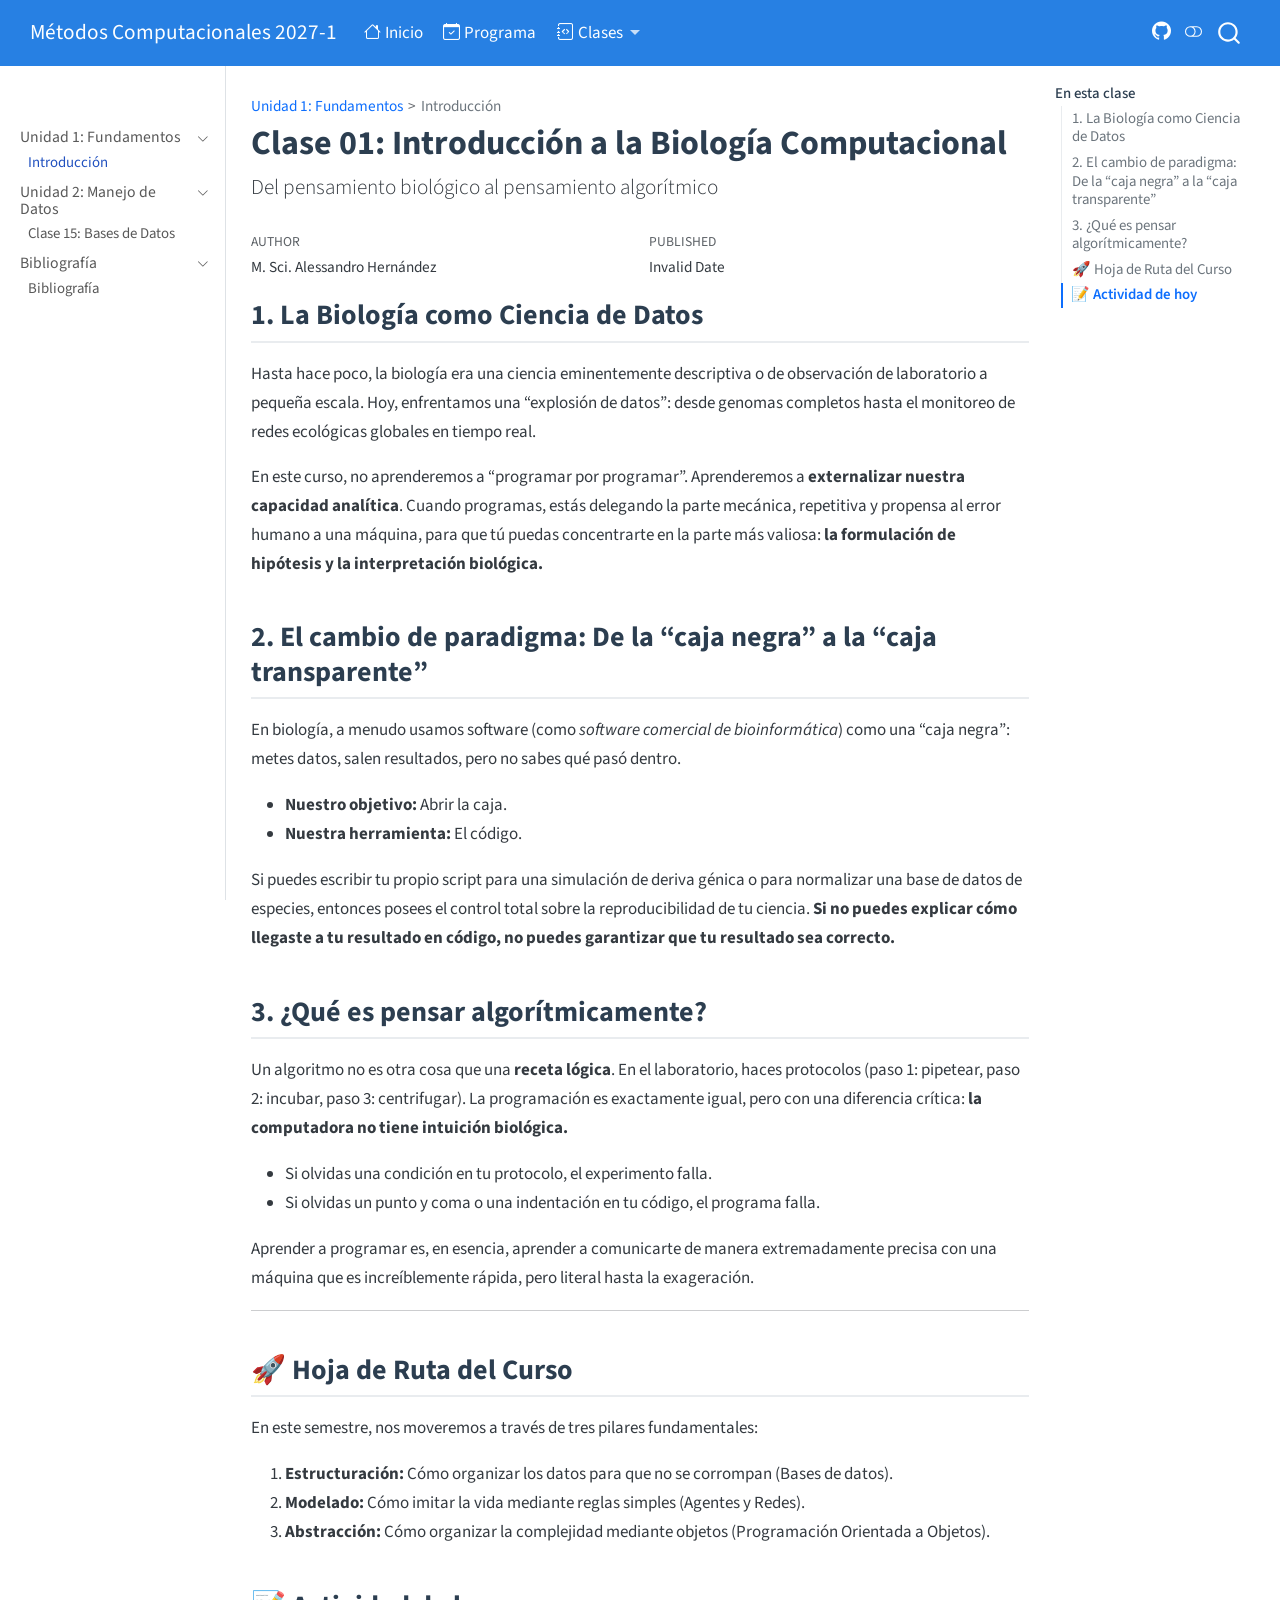
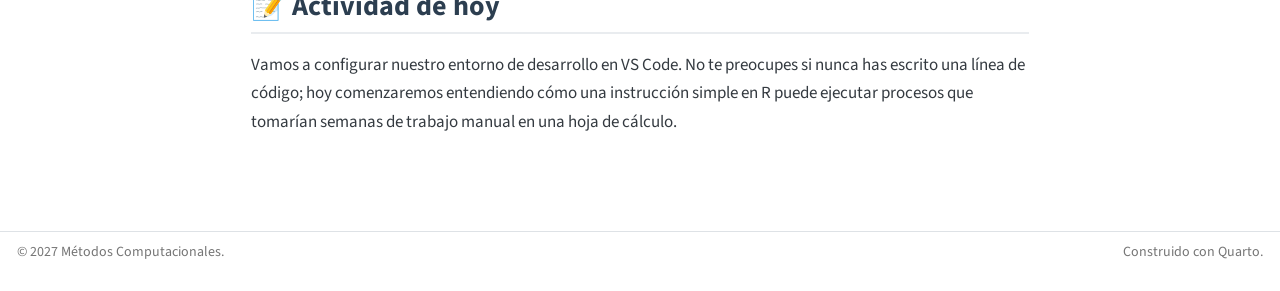
<file: clases/clase-01-intro.html>
<!DOCTYPE html>
<html xmlns="http://www.w3.org/1999/xhtml" lang="en" xml:lang="en"><head>

<meta charset="utf-8">
<meta name="generator" content="quarto-1.9.38">

<meta name="viewport" content="width=device-width, initial-scale=1.0, user-scalable=yes">

<meta name="author" content="M. Sci. Alessandro Hernández">

<title>Clase 01: Introducción a la Biología Computacional – Métodos Computacionales 2027-1</title>
<style>
/* Default styles provided by pandoc.
** See https://pandoc.org/MANUAL.html#variables-for-html for config info.
*/
code{white-space: pre-wrap;}
span.smallcaps{font-variant: small-caps;}
div.columns{display: flex; gap: min(4vw, 1.5em);}
div.column{flex: auto; overflow-x: auto;}
div.hanging-indent{margin-left: 1.5em; text-indent: -1.5em;}
ul.task-list{list-style: none;}
ul.task-list li input[type="checkbox"] {
  width: 0.8em;
  margin: 0 0.8em 0.2em -1em; /* quarto-specific, see https://github.com/quarto-dev/quarto-cli/issues/4556 */ 
  vertical-align: middle;
}
</style>


<script src="../site_libs/quarto-nav/quarto-nav.js"></script>
<script src="../site_libs/quarto-nav/headroom.min.js"></script>
<script src="../site_libs/clipboard/clipboard.min.js"></script>
<script src="../site_libs/quarto-search/autocomplete.umd.js"></script>
<script src="../site_libs/quarto-search/fuse.min.js"></script>
<script src="../site_libs/quarto-search/quarto-search.js"></script>
<meta name="quarto:offset" content="../">
<script src="../site_libs/quarto-html/quarto.js" type="module"></script>
<script src="../site_libs/quarto-html/tabsets/tabsets.js" type="module"></script>
<script src="../site_libs/quarto-html/popper.min.js"></script>
<script src="../site_libs/quarto-html/tippy.umd.min.js"></script>
<script src="../site_libs/quarto-html/anchor.min.js"></script>
<link href="../site_libs/quarto-html/tippy.css" rel="stylesheet">
<link href="../site_libs/quarto-html/quarto-syntax-highlighting-15634bcf2e68342d4ad2dfa704d543f6.css" rel="stylesheet" class="quarto-color-scheme" id="quarto-text-highlighting-styles">
<link href="../site_libs/quarto-html/quarto-syntax-highlighting-dark-0a6b7249c26820e032cb0bd839ff02b1.css" rel="stylesheet" class="quarto-color-scheme quarto-color-alternate" id="quarto-text-highlighting-styles">
<link href="../site_libs/quarto-html/quarto-syntax-highlighting-15634bcf2e68342d4ad2dfa704d543f6.css" rel="stylesheet" class="quarto-color-scheme-extra" id="quarto-text-highlighting-styles">
<script src="../site_libs/bootstrap/bootstrap.min.js"></script>
<link href="../site_libs/bootstrap/bootstrap-icons.css" rel="stylesheet">
<link href="../site_libs/bootstrap/bootstrap-c9edf900248ff5ad745d720bad500884.min.css" rel="stylesheet" append-hash="true" class="quarto-color-scheme" id="quarto-bootstrap" data-mode="light">
<link href="../site_libs/bootstrap/bootstrap-dark-513254ab9fde06903d9cc9952ab71812.min.css" rel="stylesheet" append-hash="true" class="quarto-color-scheme quarto-color-alternate" id="quarto-bootstrap" data-mode="dark">
<link href="../site_libs/bootstrap/bootstrap-c9edf900248ff5ad745d720bad500884.min.css" rel="stylesheet" append-hash="true" class="quarto-color-scheme-extra" id="quarto-bootstrap" data-mode="light">
<script id="quarto-search-options" type="application/json">{
  "location": "navbar",
  "copy-button": false,
  "collapse-after": 3,
  "panel-placement": "end",
  "type": "overlay",
  "limit": 50,
  "keyboard-shortcut": [
    "f",
    "/",
    "s"
  ],
  "show-item-context": false,
  "language": {
    "search-no-results-text": "No results",
    "search-matching-documents-text": "matching documents",
    "search-copy-link-title": "Copy link to search",
    "search-hide-matches-text": "Hide additional matches",
    "search-more-match-text": "more match in this document",
    "search-more-matches-text": "more matches in this document",
    "search-clear-button-title": "Clear",
    "search-text-placeholder": "",
    "search-detached-cancel-button-title": "Cancel",
    "search-submit-button-title": "Submit",
    "search-label": "Search"
  }
}</script>


<link rel="stylesheet" href="../styles.css">
</head>

<body class="nav-sidebar docked nav-fixed quarto-light"><script id="quarto-html-before-body" type="application/javascript">
    const toggleBodyColorMode = (bsSheetEl) => {
      const mode = bsSheetEl.getAttribute("data-mode");
      const bodyEl = window.document.querySelector("body");
      if (mode === "dark") {
        bodyEl.classList.add("quarto-dark");
        bodyEl.classList.remove("quarto-light");
      } else {
        bodyEl.classList.add("quarto-light");
        bodyEl.classList.remove("quarto-dark");
      }
    }
    const toggleBodyColorPrimary = () => {
      const bsSheetEl = window.document.querySelector("link#quarto-bootstrap:not([rel=disabled-stylesheet])");
      if (bsSheetEl) {
        toggleBodyColorMode(bsSheetEl);
      }
    }
    const setColorSchemeToggle = (alternate) => {
      const toggles = window.document.querySelectorAll('.quarto-color-scheme-toggle');
      for (let i=0; i < toggles.length; i++) {
        const toggle = toggles[i];
        if (toggle) {
          if (alternate) {
            toggle.classList.add("alternate");
          } else {
            toggle.classList.remove("alternate");
          }
        }
      }
    };
    const toggleColorMode = (alternate) => {
      // Switch the stylesheets
      const primaryStylesheets = window.document.querySelectorAll('link.quarto-color-scheme:not(.quarto-color-alternate)');
      const alternateStylesheets = window.document.querySelectorAll('link.quarto-color-scheme.quarto-color-alternate');
      manageTransitions('#quarto-margin-sidebar .nav-link', false);
      if (alternate) {
        // note: dark is layered on light, we don't disable primary!
        enableStylesheet(alternateStylesheets);
        for (const sheetNode of alternateStylesheets) {
          if (sheetNode.id === "quarto-bootstrap") {
            toggleBodyColorMode(sheetNode);
          }
        }
      } else {
        disableStylesheet(alternateStylesheets);
        enableStylesheet(primaryStylesheets)
        toggleBodyColorPrimary();
      }
      manageTransitions('#quarto-margin-sidebar .nav-link', true);
      // Switch the toggles
      setColorSchemeToggle(alternate)
      // Hack to workaround the fact that safari doesn't
      // properly recolor the scrollbar when toggling (#1455)
      if (navigator.userAgent.indexOf('Safari') > 0 && navigator.userAgent.indexOf('Chrome') == -1) {
        manageTransitions("body", false);
        window.scrollTo(0, 1);
        setTimeout(() => {
          window.scrollTo(0, 0);
          manageTransitions("body", true);
        }, 40);
      }
    }
    const disableStylesheet = (stylesheets) => {
      for (let i=0; i < stylesheets.length; i++) {
        const stylesheet = stylesheets[i];
        stylesheet.rel = 'disabled-stylesheet';
      }
    }
    const enableStylesheet = (stylesheets) => {
      for (let i=0; i < stylesheets.length; i++) {
        const stylesheet = stylesheets[i];
        if(stylesheet.rel !== 'stylesheet') { // for Chrome, which will still FOUC without this check
          stylesheet.rel = 'stylesheet';
        }
      }
    }
    const manageTransitions = (selector, allowTransitions) => {
      const els = window.document.querySelectorAll(selector);
      for (let i=0; i < els.length; i++) {
        const el = els[i];
        if (allowTransitions) {
          el.classList.remove('notransition');
        } else {
          el.classList.add('notransition');
        }
      }
    }
    const isFileUrl = () => {
      return window.location.protocol === 'file:';
    }
    const hasAlternateSentinel = () => {
      let styleSentinel = getColorSchemeSentinel();
      if (styleSentinel !== null) {
        return styleSentinel === "alternate";
      } else {
        return false;
      }
    }
    const setStyleSentinel = (alternate) => {
      const value = alternate ? "alternate" : "default";
      if (!isFileUrl()) {
        window.localStorage.setItem("quarto-color-scheme", value);
      } else {
        localAlternateSentinel = value;
      }
    }
    const getColorSchemeSentinel = () => {
      if (!isFileUrl()) {
        const storageValue = window.localStorage.getItem("quarto-color-scheme");
        return storageValue != null ? storageValue : localAlternateSentinel;
      } else {
        return localAlternateSentinel;
      }
    }
    const toggleGiscusIfUsed = (isAlternate, darkModeDefault) => {
      const baseTheme = document.querySelector('#giscus-base-theme')?.value ?? 'light';
      const alternateTheme = document.querySelector('#giscus-alt-theme')?.value ?? 'dark';
      let newTheme = '';
      if(authorPrefersDark) {
        newTheme = isAlternate ? baseTheme : alternateTheme;
      } else {
        newTheme = isAlternate ? alternateTheme : baseTheme;
      }
      const changeGiscusTheme = () => {
        // From: https://github.com/giscus/giscus/issues/336
        const sendMessage = (message) => {
          const iframe = document.querySelector('iframe.giscus-frame');
          if (!iframe) return;
          iframe.contentWindow.postMessage({ giscus: message }, 'https://giscus.app');
        }
        sendMessage({
          setConfig: {
            theme: newTheme
          }
        });
      }
      const isGiscussLoaded = window.document.querySelector('iframe.giscus-frame') !== null;
      if (isGiscussLoaded) {
        changeGiscusTheme();
      }
    };
    const authorPrefersDark = false;
    const darkModeDefault = authorPrefersDark;
      document.querySelector('link#quarto-text-highlighting-styles.quarto-color-scheme-extra').rel = 'disabled-stylesheet';
      document.querySelector('link#quarto-bootstrap.quarto-color-scheme-extra').rel = 'disabled-stylesheet';
    let localAlternateSentinel = darkModeDefault ? 'alternate' : 'default';
    // Dark / light mode switch
    window.quartoToggleColorScheme = () => {
      // Read the current dark / light value
      let toAlternate = !hasAlternateSentinel();
      toggleColorMode(toAlternate);
      setStyleSentinel(toAlternate);
      toggleGiscusIfUsed(toAlternate, darkModeDefault);
      window.dispatchEvent(new Event('resize'));
    };
    // Switch to dark mode if need be
    if (hasAlternateSentinel()) {
      toggleColorMode(true);
    } else {
      toggleColorMode(false);
    }
  </script>

<div id="quarto-search-results"></div>
  <header id="quarto-header" class="headroom fixed-top">
    <nav class="navbar navbar-expand-lg " data-bs-theme="dark">
      <div class="navbar-container container-fluid">
      <div class="navbar-brand-container mx-auto">
    <a class="navbar-brand" href="../index.html">
    <span class="navbar-title">Métodos Computacionales 2027-1</span>
    </a>
  </div>
            <div id="quarto-search" class="" title="Search"></div>
          <button class="navbar-toggler" type="button" data-bs-toggle="collapse" data-bs-target="#navbarCollapse" aria-controls="navbarCollapse" role="menu" aria-expanded="false" aria-label="Toggle navigation" onclick="if (window.quartoToggleHeadroom) { window.quartoToggleHeadroom(); }">
  <span class="navbar-toggler-icon"></span>
</button>
          <div class="collapse navbar-collapse" id="navbarCollapse">
            <ul class="navbar-nav navbar-nav-scroll me-auto">
  <li class="nav-item">
    <a class="nav-link" href="../index.html"> <i class="bi bi-house" role="img">
</i> 
<span class="menu-text">Inicio</span></a>
  </li>  
  <li class="nav-item">
    <a class="nav-link" href="../programa.html"> <i class="bi bi-calendar-check" role="img">
</i> 
<span class="menu-text">Programa</span></a>
  </li>  
  <li class="nav-item dropdown ">
    <a class="nav-link dropdown-toggle" href="#" id="nav-menu-clases" role="link" data-bs-toggle="dropdown" aria-expanded="false">
      <i class="bi bi-journal-code" role="img">
</i> 
 <span class="menu-text">Clases</span>
    </a>
    <ul class="dropdown-menu" aria-labelledby="nav-menu-clases">    
        <li>
    <a class="dropdown-item" href="../clases/clase-15-db.html">
 <span class="dropdown-text">Clase 15: Bases de Datos</span></a>
  </li>  
    </ul>
  </li>
</ul>
            <ul class="navbar-nav navbar-nav-scroll ms-auto">
  <li class="nav-item compact">
    <a class="nav-link" href="https://github.com/tu-alssandrohrnandz/Metodos_Computacionales_2027_1"> <i class="bi bi-github" role="img" aria-label="GitHub">
</i> 
<span class="menu-text"></span></a>
  </li>  
</ul>
          </div> <!-- /navcollapse -->
            <div class="quarto-navbar-tools">
  <a href="" class="quarto-color-scheme-toggle quarto-navigation-tool  px-1" onclick="window.quartoToggleColorScheme(); return false;" title="Toggle dark mode"><i class="bi"></i></a>
</div>
      </div> <!-- /container-fluid -->
    </nav>
  <nav class="quarto-secondary-nav">
    <div class="container-fluid d-flex">
      <button type="button" class="quarto-btn-toggle btn" data-bs-toggle="collapse" role="button" data-bs-target=".quarto-sidebar-collapse-item" aria-controls="quarto-sidebar" aria-expanded="false" aria-label="Toggle sidebar navigation" onclick="if (window.quartoToggleHeadroom) { window.quartoToggleHeadroom(); }">
        <i class="bi bi-layout-text-sidebar-reverse"></i>
      </button>
        <nav class="quarto-page-breadcrumbs" aria-label="breadcrumb"><ol class="breadcrumb"><li class="breadcrumb-item"><a href="../clases/clase-01-intro.html">Unidad 1: Fundamentos</a></li><li class="breadcrumb-item"><a href="../clases/clase-01-intro.html">Introducción</a></li></ol></nav>
        <a class="flex-grow-1" role="navigation" data-bs-toggle="collapse" data-bs-target=".quarto-sidebar-collapse-item" aria-controls="quarto-sidebar" aria-expanded="false" aria-label="Toggle sidebar navigation" onclick="if (window.quartoToggleHeadroom) { window.quartoToggleHeadroom(); }">      
        </a>
      <button type="button" class="btn quarto-search-button" aria-label="Search" onclick="window.quartoOpenSearch();">
        <i class="bi bi-search"></i>
      </button>
    </div>
  </nav>
</header>
<!-- content -->
<div id="quarto-content" class="quarto-container page-columns page-rows-contents page-layout-article page-navbar">
<!-- sidebar -->
  <nav id="quarto-sidebar" class="sidebar collapse collapse-horizontal quarto-sidebar-collapse-item sidebar-navigation docked overflow-auto">
        <div class="mt-2 flex-shrink-0 align-items-center">
        <div class="sidebar-search">
        <div id="quarto-search" class="" title="Search"></div>
        </div>
        </div>
    <div class="sidebar-menu-container"> 
    <ul class="list-unstyled mt-1">
        <li class="sidebar-item sidebar-item-section">
      <div class="sidebar-item-container"> 
            <a class="sidebar-item-text sidebar-link text-start" data-bs-toggle="collapse" data-bs-target="#quarto-sidebar-section-1" role="navigation" aria-expanded="true">
 <span class="menu-text">Unidad 1: Fundamentos</span></a>
          <a class="sidebar-item-toggle text-start" data-bs-toggle="collapse" data-bs-target="#quarto-sidebar-section-1" role="navigation" aria-expanded="true" aria-label="Toggle section">
            <i class="bi bi-chevron-right ms-2"></i>
          </a> 
      </div>
      <ul id="quarto-sidebar-section-1" class="collapse list-unstyled sidebar-section depth1 show">  
          <li class="sidebar-item">
  <div class="sidebar-item-container"> 
  <a href="../clases/clase-01-intro.html" class="sidebar-item-text sidebar-link active">
 <span class="menu-text">Introducción</span></a>
  </div>
</li>
      </ul>
  </li>
        <li class="sidebar-item sidebar-item-section">
      <div class="sidebar-item-container"> 
            <a class="sidebar-item-text sidebar-link text-start" data-bs-toggle="collapse" data-bs-target="#quarto-sidebar-section-2" role="navigation" aria-expanded="true">
 <span class="menu-text">Unidad 2: Manejo de Datos</span></a>
          <a class="sidebar-item-toggle text-start" data-bs-toggle="collapse" data-bs-target="#quarto-sidebar-section-2" role="navigation" aria-expanded="true" aria-label="Toggle section">
            <i class="bi bi-chevron-right ms-2"></i>
          </a> 
      </div>
      <ul id="quarto-sidebar-section-2" class="collapse list-unstyled sidebar-section depth1 show">  
          <li class="sidebar-item">
  <div class="sidebar-item-container"> 
  <a href="../clases/clase-15-db.html" class="sidebar-item-text sidebar-link">
 <span class="menu-text">Clase 15: Bases de Datos</span></a>
  </div>
</li>
      </ul>
  </li>
        <li class="sidebar-item sidebar-item-section">
      <div class="sidebar-item-container"> 
            <a class="sidebar-item-text sidebar-link text-start" data-bs-toggle="collapse" data-bs-target="#quarto-sidebar-section-3" role="navigation" aria-expanded="true">
 <span class="menu-text">Bibliografía</span></a>
          <a class="sidebar-item-toggle text-start" data-bs-toggle="collapse" data-bs-target="#quarto-sidebar-section-3" role="navigation" aria-expanded="true" aria-label="Toggle section">
            <i class="bi bi-chevron-right ms-2"></i>
          </a> 
      </div>
      <ul id="quarto-sidebar-section-3" class="collapse list-unstyled sidebar-section depth1 show">  
          <li class="sidebar-item">
  <div class="sidebar-item-container"> 
  <a href="../Referencias.bib" class="sidebar-item-text sidebar-link">
 <span class="menu-text">Bibliografía</span></a>
  </div>
</li>
      </ul>
  </li>
    </ul>
    </div>
</nav>
<div id="quarto-sidebar-glass" class="quarto-sidebar-collapse-item" data-bs-toggle="collapse" data-bs-target=".quarto-sidebar-collapse-item"></div>
<!-- margin-sidebar -->
    <div id="quarto-margin-sidebar" class="sidebar margin-sidebar">
        <nav id="TOC" role="doc-toc" class="toc-active">
    <h2 id="toc-title">En esta clase</h2>
   
  <ul>
  <li><a href="#la-biología-como-ciencia-de-datos" id="toc-la-biología-como-ciencia-de-datos" class="nav-link active" data-scroll-target="#la-biología-como-ciencia-de-datos">1. La Biología como Ciencia de Datos</a></li>
  <li><a href="#el-cambio-de-paradigma-de-la-caja-negra-a-la-caja-transparente" id="toc-el-cambio-de-paradigma-de-la-caja-negra-a-la-caja-transparente" class="nav-link" data-scroll-target="#el-cambio-de-paradigma-de-la-caja-negra-a-la-caja-transparente">2. El cambio de paradigma: De la “caja negra” a la “caja transparente”</a></li>
  <li><a href="#qué-es-pensar-algorítmicamente" id="toc-qué-es-pensar-algorítmicamente" class="nav-link" data-scroll-target="#qué-es-pensar-algorítmicamente">3. ¿Qué es pensar algorítmicamente?</a></li>
  <li><a href="#hoja-de-ruta-del-curso" id="toc-hoja-de-ruta-del-curso" class="nav-link" data-scroll-target="#hoja-de-ruta-del-curso">🚀 Hoja de Ruta del Curso</a></li>
  <li><a href="#actividad-de-hoy" id="toc-actividad-de-hoy" class="nav-link" data-scroll-target="#actividad-de-hoy">📝 Actividad de hoy</a></li>
  </ul>
</nav>
    </div>
<!-- main -->
<main class="content" id="quarto-document-content">


<header id="title-block-header" class="quarto-title-block default"><nav class="quarto-page-breadcrumbs quarto-title-breadcrumbs d-none d-lg-block" aria-label="breadcrumb"><ol class="breadcrumb"><li class="breadcrumb-item"><a href="../clases/clase-01-intro.html">Unidad 1: Fundamentos</a></li><li class="breadcrumb-item"><a href="../clases/clase-01-intro.html">Introducción</a></li></ol></nav>
<div class="quarto-title">
<h1 class="title">Clase 01: Introducción a la Biología Computacional</h1>
<p class="subtitle lead">Del pensamiento biológico al pensamiento algorítmico</p>
</div>



<div class="quarto-title-meta">

    <div>
    <div class="quarto-title-meta-heading">Author</div>
    <div class="quarto-title-meta-contents">
             <p>M. Sci. Alessandro Hernández </p>
          </div>
  </div>
    
    <div>
    <div class="quarto-title-meta-heading">Published</div>
    <div class="quarto-title-meta-contents">
      <p class="date">Invalid Date</p>
    </div>
  </div>
  
    
  </div>
  


</header>


<section id="la-biología-como-ciencia-de-datos" class="level2">
<h2 class="anchored" data-anchor-id="la-biología-como-ciencia-de-datos">1. La Biología como Ciencia de Datos</h2>
<p>Hasta hace poco, la biología era una ciencia eminentemente descriptiva o de observación de laboratorio a pequeña escala. Hoy, enfrentamos una “explosión de datos”: desde genomas completos hasta el monitoreo de redes ecológicas globales en tiempo real.</p>
<p>En este curso, no aprenderemos a “programar por programar”. Aprenderemos a <strong>externalizar nuestra capacidad analítica</strong>. Cuando programas, estás delegando la parte mecánica, repetitiva y propensa al error humano a una máquina, para que tú puedas concentrarte en la parte más valiosa: <strong>la formulación de hipótesis y la interpretación biológica.</strong></p>
</section>
<section id="el-cambio-de-paradigma-de-la-caja-negra-a-la-caja-transparente" class="level2">
<h2 class="anchored" data-anchor-id="el-cambio-de-paradigma-de-la-caja-negra-a-la-caja-transparente">2. El cambio de paradigma: De la “caja negra” a la “caja transparente”</h2>
<p>En biología, a menudo usamos software (como <em>software comercial de bioinformática</em>) como una “caja negra”: metes datos, salen resultados, pero no sabes qué pasó dentro.</p>
<ul>
<li><strong>Nuestro objetivo:</strong> Abrir la caja.</li>
<li><strong>Nuestra herramienta:</strong> El código.</li>
</ul>
<p>Si puedes escribir tu propio script para una simulación de deriva génica o para normalizar una base de datos de especies, entonces posees el control total sobre la reproducibilidad de tu ciencia. <strong>Si no puedes explicar cómo llegaste a tu resultado en código, no puedes garantizar que tu resultado sea correcto.</strong></p>
</section>
<section id="qué-es-pensar-algorítmicamente" class="level2">
<h2 class="anchored" data-anchor-id="qué-es-pensar-algorítmicamente">3. ¿Qué es pensar algorítmicamente?</h2>
<p>Un algoritmo no es otra cosa que una <strong>receta lógica</strong>. En el laboratorio, haces protocolos (paso 1: pipetear, paso 2: incubar, paso 3: centrifugar). La programación es exactamente igual, pero con una diferencia crítica: <strong>la computadora no tiene intuición biológica.</strong></p>
<ul>
<li>Si olvidas una condición en tu protocolo, el experimento falla.</li>
<li>Si olvidas un punto y coma o una indentación en tu código, el programa falla.</li>
</ul>
<p>Aprender a programar es, en esencia, aprender a comunicarte de manera extremadamente precisa con una máquina que es increíblemente rápida, pero literal hasta la exageración.</p>
<hr>
</section>
<section id="hoja-de-ruta-del-curso" class="level2">
<h2 class="anchored" data-anchor-id="hoja-de-ruta-del-curso">🚀 Hoja de Ruta del Curso</h2>
<p>En este semestre, nos moveremos a través de tres pilares fundamentales:</p>
<ol type="1">
<li><strong>Estructuración:</strong> Cómo organizar los datos para que no se corrompan (Bases de datos).</li>
<li><strong>Modelado:</strong> Cómo imitar la vida mediante reglas simples (Agentes y Redes).</li>
<li><strong>Abstracción:</strong> Cómo organizar la complejidad mediante objetos (Programación Orientada a Objetos).</li>
</ol>
</section>
<section id="actividad-de-hoy" class="level2">
<h2 class="anchored" data-anchor-id="actividad-de-hoy">📝 Actividad de hoy</h2>
<p>Vamos a configurar nuestro entorno de desarrollo en VS Code. No te preocupes si nunca has escrito una línea de código; hoy comenzaremos entendiendo cómo una instrucción simple en R puede ejecutar procesos que tomarían semanas de trabajo manual en una hoja de cálculo.</p>


</section>

</main> <!-- /main -->
<script id="quarto-html-after-body" type="application/javascript">
  window.document.addEventListener("DOMContentLoaded", function (event) {
    // Ensure there is a toggle, if there isn't float one in the top right
    if (window.document.querySelector('.quarto-color-scheme-toggle') === null) {
      const a = window.document.createElement('a');
      a.classList.add('top-right');
      a.classList.add('quarto-color-scheme-toggle');
      a.href = "";
      a.onclick = function() { try { window.quartoToggleColorScheme(); } catch {} return false; };
      const i = window.document.createElement("i");
      i.classList.add('bi');
      a.appendChild(i);
      window.document.body.appendChild(a);
    }
    setColorSchemeToggle(hasAlternateSentinel())
    const icon = "";
    const anchorJS = new window.AnchorJS();
    anchorJS.options = {
      placement: 'right',
      icon: icon
    };
    anchorJS.add('.anchored');
    const isCodeAnnotation = (el) => {
      for (const clz of el.classList) {
        if (clz.startsWith('code-annotation-')) {                     
          return true;
        }
      }
      return false;
    }
    const onCopySuccess = function(e) {
      // button target
      const button = e.trigger;
      // don't keep focus
      button.blur();
      // flash "checked"
      button.classList.add('code-copy-button-checked');
      var currentTitle = button.getAttribute("title");
      button.setAttribute("title", "Copied!");
      let tooltip;
      if (window.bootstrap) {
        button.setAttribute("data-bs-toggle", "tooltip");
        button.setAttribute("data-bs-placement", "left");
        button.setAttribute("data-bs-title", "Copied!");
        tooltip = new bootstrap.Tooltip(button, 
          { trigger: "manual", 
            customClass: "code-copy-button-tooltip",
            offset: [0, -8]});
        tooltip.show();    
      }
      setTimeout(function() {
        if (tooltip) {
          tooltip.hide();
          button.removeAttribute("data-bs-title");
          button.removeAttribute("data-bs-toggle");
          button.removeAttribute("data-bs-placement");
        }
        button.setAttribute("title", currentTitle);
        button.classList.remove('code-copy-button-checked');
      }, 1000);
      // clear code selection
      e.clearSelection();
    }
    const getTextToCopy = function(trigger) {
      const outerScaffold = trigger.parentElement.cloneNode(true);
      const codeEl = outerScaffold.querySelector('code');
      for (const childEl of codeEl.children) {
        if (isCodeAnnotation(childEl)) {
          childEl.remove();
        }
      }
      return codeEl.innerText;
    }
    const clipboard = new window.ClipboardJS('.code-copy-button:not([data-in-quarto-modal])', {
      text: getTextToCopy
    });
    clipboard.on('success', onCopySuccess);
    if (window.document.getElementById('quarto-embedded-source-code-modal')) {
      const clipboardModal = new window.ClipboardJS('.code-copy-button[data-in-quarto-modal]', {
        text: getTextToCopy,
        container: window.document.getElementById('quarto-embedded-source-code-modal')
      });
      clipboardModal.on('success', onCopySuccess);
    }
      var localhostRegex = new RegExp(/^(?:http|https):\/\/localhost\:?[0-9]*\//);
      var mailtoRegex = new RegExp(/^mailto:/);
        var filterRegex = new RegExp("https:\/\/alssandrohrnandz\.github\.io\/Metodos_Computacionales_2027_1");
      var isInternal = (href) => {
          return filterRegex.test(href) || localhostRegex.test(href) || mailtoRegex.test(href);
      }
      // Inspect non-navigation links and adorn them if external
     var links = window.document.querySelectorAll('a[href]:not(.nav-link):not(.navbar-brand):not(.toc-action):not(.sidebar-link):not(.sidebar-item-toggle):not(.pagination-link):not(.no-external):not([aria-hidden]):not(.dropdown-item):not(.quarto-navigation-tool):not(.about-link)');
      for (var i=0; i<links.length; i++) {
        const link = links[i];
        if (!isInternal(link.href)) {
          // undo the damage that might have been done by quarto-nav.js in the case of
          // links that we want to consider external
          if (link.dataset.originalHref !== undefined) {
            link.href = link.dataset.originalHref;
          }
        }
      }
    function tippyHover(el, contentFn, onTriggerFn, onUntriggerFn) {
      const config = {
        allowHTML: true,
        maxWidth: 500,
        delay: 100,
        arrow: false,
        appendTo: function(el) {
            return el.parentElement;
        },
        interactive: true,
        interactiveBorder: 10,
        theme: 'quarto',
        placement: 'bottom-start',
      };
      if (contentFn) {
        config.content = contentFn;
      }
      if (onTriggerFn) {
        config.onTrigger = onTriggerFn;
      }
      if (onUntriggerFn) {
        config.onUntrigger = onUntriggerFn;
      }
      window.tippy(el, config); 
    }
    const noterefs = window.document.querySelectorAll('a[role="doc-noteref"]');
    for (var i=0; i<noterefs.length; i++) {
      const ref = noterefs[i];
      tippyHover(ref, function() {
        // use id or data attribute instead here
        let href = ref.getAttribute('data-footnote-href') || ref.getAttribute('href');
        try { href = new URL(href).hash; } catch {}
        const id = href.replace(/^#\/?/, "");
        const note = window.document.getElementById(id);
        if (note) {
          return note.innerHTML;
        } else {
          return "";
        }
      });
    }
    const xrefs = window.document.querySelectorAll('a.quarto-xref');
    const processXRef = (id, note) => {
      // Strip column container classes
      const stripColumnClz = (el) => {
        el.classList.remove("page-full", "page-columns");
        if (el.children) {
          for (const child of el.children) {
            stripColumnClz(child);
          }
        }
      }
      stripColumnClz(note)
      if (id === null || id.startsWith('sec-')) {
        // Special case sections, only their first couple elements
        const container = document.createElement("div");
        if (note.children && note.children.length > 2) {
          container.appendChild(note.children[0].cloneNode(true));
          for (let i = 1; i < note.children.length; i++) {
            const child = note.children[i];
            if (child.tagName === "P" && child.innerText === "") {
              continue;
            } else {
              container.appendChild(child.cloneNode(true));
              break;
            }
          }
          if (window.Quarto?.typesetMath) {
            window.Quarto.typesetMath(container);
          }
          return container.innerHTML
        } else {
          if (window.Quarto?.typesetMath) {
            window.Quarto.typesetMath(note);
          }
          return note.innerHTML;
        }
      } else {
        // Remove any anchor links if they are present
        const anchorLink = note.querySelector('a.anchorjs-link');
        if (anchorLink) {
          anchorLink.remove();
        }
        if (window.Quarto?.typesetMath) {
          window.Quarto.typesetMath(note);
        }
        if (note.classList.contains("callout")) {
          return note.outerHTML;
        } else {
          return note.innerHTML;
        }
      }
    }
    for (var i=0; i<xrefs.length; i++) {
      const xref = xrefs[i];
      tippyHover(xref, undefined, function(instance) {
        instance.disable();
        let url = xref.getAttribute('href');
        let hash = undefined; 
        if (url.startsWith('#')) {
          hash = url;
        } else {
          try { hash = new URL(url).hash; } catch {}
        }
        if (hash) {
          const id = hash.replace(/^#\/?/, "");
          const note = window.document.getElementById(id);
          if (note !== null) {
            try {
              const html = processXRef(id, note.cloneNode(true));
              instance.setContent(html);
            } finally {
              instance.enable();
              instance.show();
            }
          } else {
            // See if we can fetch this
            fetch(url.split('#')[0])
            .then(res => res.text())
            .then(html => {
              const parser = new DOMParser();
              const htmlDoc = parser.parseFromString(html, "text/html");
              const note = htmlDoc.getElementById(id);
              if (note !== null) {
                const html = processXRef(id, note);
                instance.setContent(html);
              } 
            }).finally(() => {
              instance.enable();
              instance.show();
            });
          }
        } else {
          // See if we can fetch a full url (with no hash to target)
          // This is a special case and we should probably do some content thinning / targeting
          fetch(url)
          .then(res => res.text())
          .then(html => {
            const parser = new DOMParser();
            const htmlDoc = parser.parseFromString(html, "text/html");
            const note = htmlDoc.querySelector('main.content');
            if (note !== null) {
              // This should only happen for chapter cross references
              // (since there is no id in the URL)
              // remove the first header
              if (note.children.length > 0 && note.children[0].tagName === "HEADER") {
                note.children[0].remove();
              }
              const html = processXRef(null, note);
              instance.setContent(html);
            } 
          }).finally(() => {
            instance.enable();
            instance.show();
          });
        }
      }, function(instance) {
      });
    }
        let selectedAnnoteEl;
        const selectorForAnnotation = ( cell, annotation) => {
          let cellAttr = 'data-code-cell="' + cell + '"';
          let lineAttr = 'data-code-annotation="' +  annotation + '"';
          const selector = 'span[' + cellAttr + '][' + lineAttr + ']';
          return selector;
        }
        const selectCodeLines = (annoteEl) => {
          const doc = window.document;
          const targetCell = annoteEl.getAttribute("data-target-cell");
          const targetAnnotation = annoteEl.getAttribute("data-target-annotation");
          const annoteSpan = window.document.querySelector(selectorForAnnotation(targetCell, targetAnnotation));
          const lines = annoteSpan.getAttribute("data-code-lines").split(",");
          const lineIds = lines.map((line) => {
            return targetCell + "-" + line;
          })
          let top = null;
          let height = null;
          let parent = null;
          if (lineIds.length > 0) {
              //compute the position of the single el (top and bottom and make a div)
              const el = window.document.getElementById(lineIds[0]);
              top = el.offsetTop;
              height = el.offsetHeight;
              parent = el.parentElement.parentElement;
            if (lineIds.length > 1) {
              const lastEl = window.document.getElementById(lineIds[lineIds.length - 1]);
              const bottom = lastEl.offsetTop + lastEl.offsetHeight;
              height = bottom - top;
            }
            if (top !== null && height !== null && parent !== null) {
              // cook up a div (if necessary) and position it 
              let div = window.document.getElementById("code-annotation-line-highlight");
              if (div === null) {
                div = window.document.createElement("div");
                div.setAttribute("id", "code-annotation-line-highlight");
                div.style.position = 'absolute';
                parent.appendChild(div);
              }
              div.style.top = top - 2 + "px";
              div.style.height = height + 4 + "px";
              div.style.left = 0;
              let gutterDiv = window.document.getElementById("code-annotation-line-highlight-gutter");
              if (gutterDiv === null) {
                gutterDiv = window.document.createElement("div");
                gutterDiv.setAttribute("id", "code-annotation-line-highlight-gutter");
                gutterDiv.style.position = 'absolute';
                const codeCell = window.document.getElementById(targetCell);
                const gutter = codeCell.querySelector('.code-annotation-gutter');
                gutter.appendChild(gutterDiv);
              }
              gutterDiv.style.top = top - 2 + "px";
              gutterDiv.style.height = height + 4 + "px";
            }
            selectedAnnoteEl = annoteEl;
          }
        };
        const unselectCodeLines = () => {
          const elementsIds = ["code-annotation-line-highlight", "code-annotation-line-highlight-gutter"];
          elementsIds.forEach((elId) => {
            const div = window.document.getElementById(elId);
            if (div) {
              div.remove();
            }
          });
          selectedAnnoteEl = undefined;
        };
          // Handle positioning of the toggle
      window.addEventListener(
        "resize",
        throttle(() => {
          elRect = undefined;
          if (selectedAnnoteEl) {
            selectCodeLines(selectedAnnoteEl);
          }
        }, 10)
      );
      function throttle(fn, ms) {
      let throttle = false;
      let timer;
        return (...args) => {
          if(!throttle) { // first call gets through
              fn.apply(this, args);
              throttle = true;
          } else { // all the others get throttled
              if(timer) clearTimeout(timer); // cancel #2
              timer = setTimeout(() => {
                fn.apply(this, args);
                timer = throttle = false;
              }, ms);
          }
        };
      }
        // Attach click handler to the DT
        const annoteDls = window.document.querySelectorAll('dt[data-target-cell]');
        for (const annoteDlNode of annoteDls) {
          annoteDlNode.addEventListener('click', (event) => {
            const clickedEl = event.target;
            if (clickedEl !== selectedAnnoteEl) {
              unselectCodeLines();
              const activeEl = window.document.querySelector('dt[data-target-cell].code-annotation-active');
              if (activeEl) {
                activeEl.classList.remove('code-annotation-active');
              }
              selectCodeLines(clickedEl);
              clickedEl.classList.add('code-annotation-active');
            } else {
              // Unselect the line
              unselectCodeLines();
              clickedEl.classList.remove('code-annotation-active');
            }
          });
        }
    const findCites = (el) => {
      const parentEl = el.parentElement;
      if (parentEl) {
        const cites = parentEl.dataset.cites;
        if (cites) {
          return {
            el,
            cites: cites.split(' ')
          };
        } else {
          return findCites(el.parentElement)
        }
      } else {
        return undefined;
      }
    };
    var bibliorefs = window.document.querySelectorAll('a[role="doc-biblioref"]');
    for (var i=0; i<bibliorefs.length; i++) {
      const ref = bibliorefs[i];
      const citeInfo = findCites(ref);
      if (citeInfo) {
        tippyHover(citeInfo.el, function() {
          var popup = window.document.createElement('div');
          citeInfo.cites.forEach(function(cite) {
            var citeDiv = window.document.createElement('div');
            citeDiv.classList.add('hanging-indent');
            citeDiv.classList.add('csl-entry');
            var biblioDiv = window.document.getElementById('ref-' + cite);
            if (biblioDiv) {
              citeDiv.innerHTML = biblioDiv.innerHTML;
            }
            popup.appendChild(citeDiv);
          });
          return popup.innerHTML;
        });
      }
    }
  });
  </script>
</div> <!-- /content -->
<footer class="footer">
  <div class="nav-footer">
    <div class="nav-footer-left">
<p>© 2027 Métodos Computacionales.</p>
</div>   
    <div class="nav-footer-center">
      &nbsp;
    </div>
    <div class="nav-footer-right">
<p>Construido con <a href="https://quarto.org/">Quarto</a>.</p>
</div>
  </div>
</footer>




</body></html>
</file>
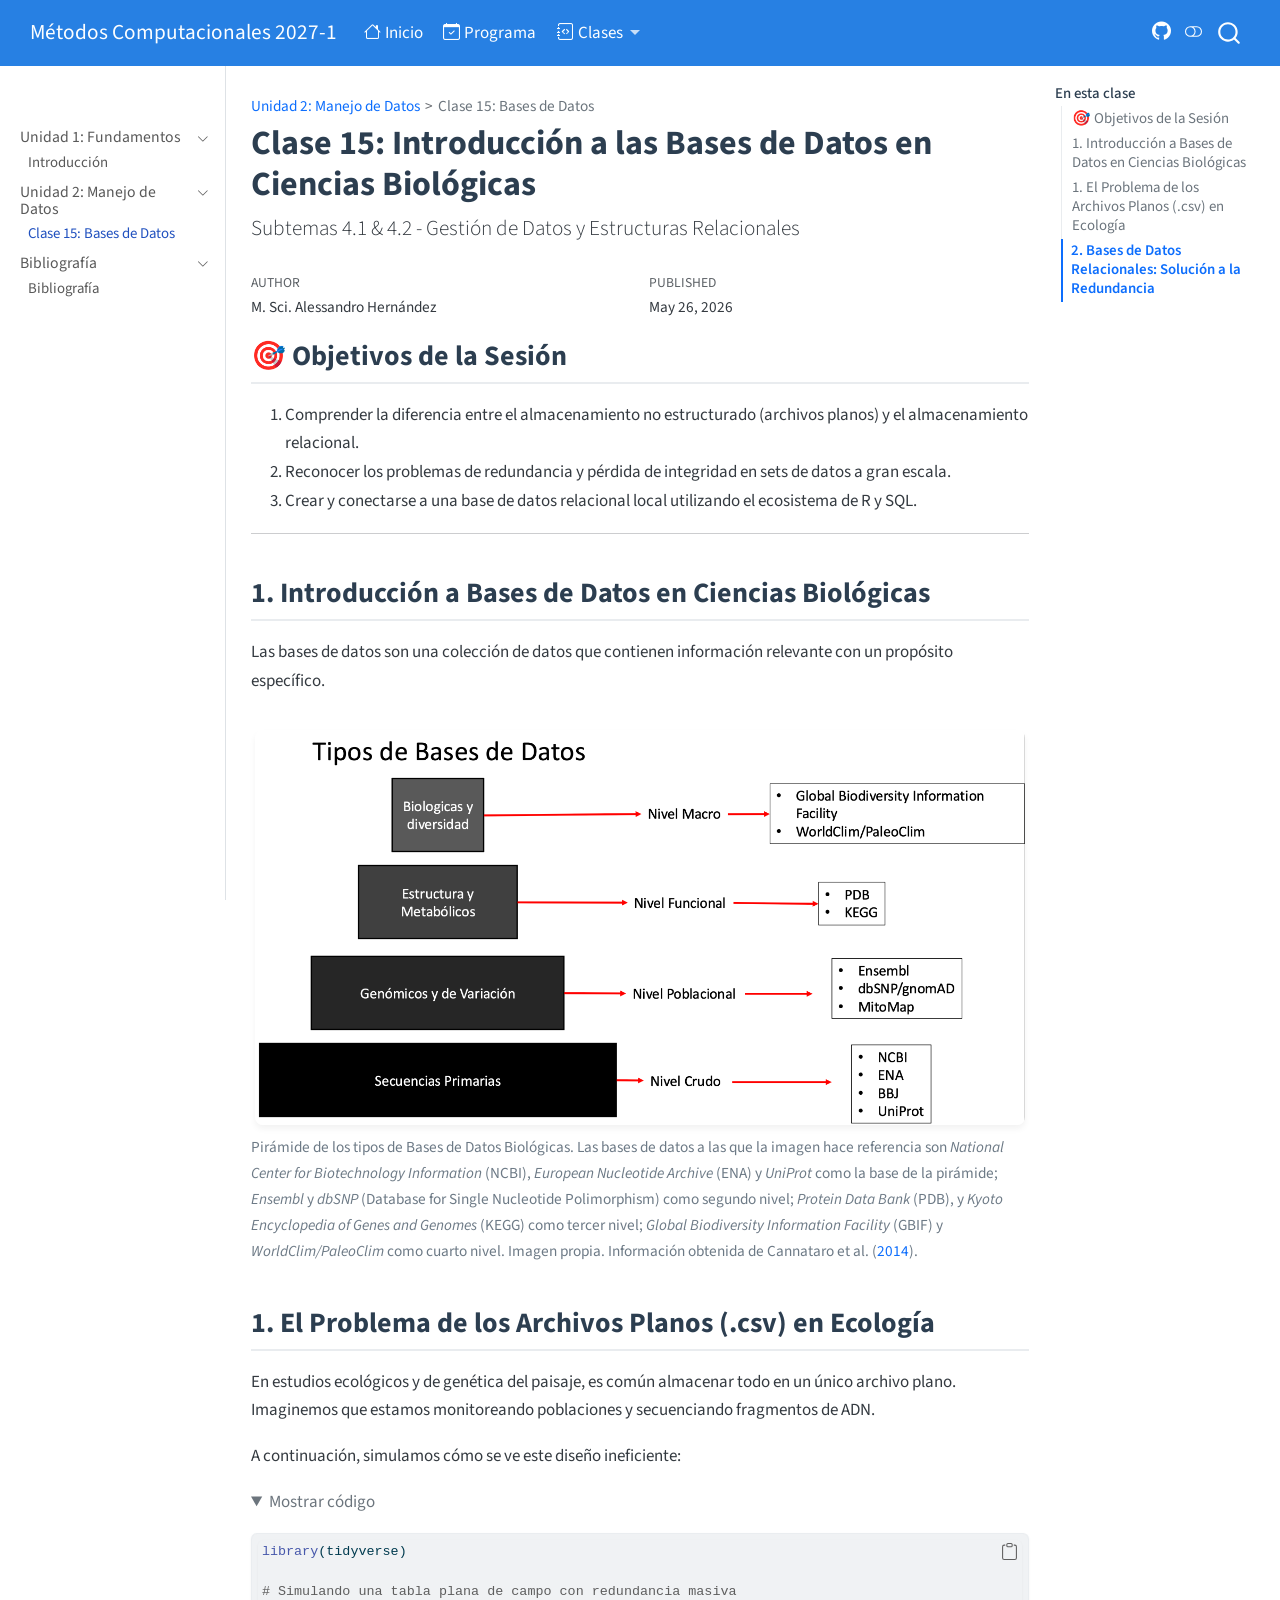
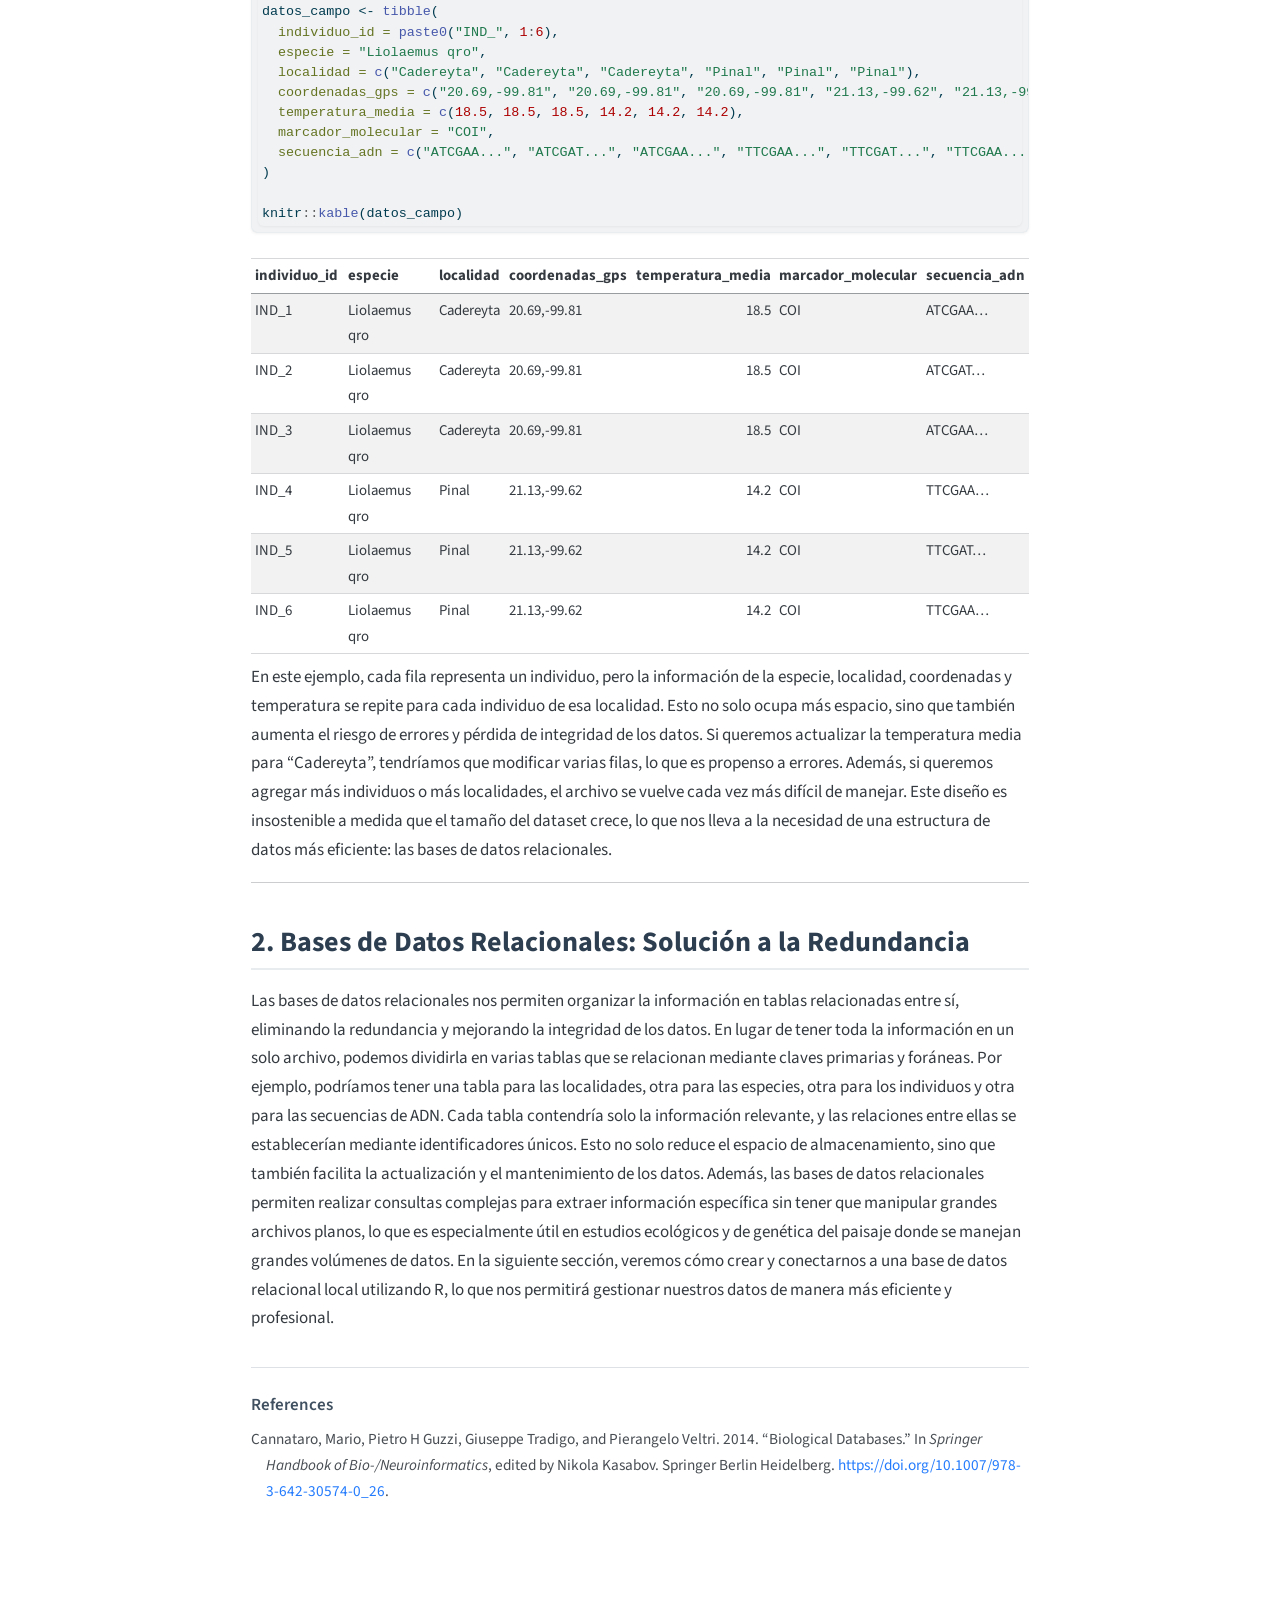
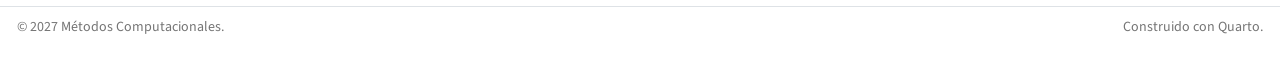
<file: clases/clase-15-db.html>
<!DOCTYPE html>
<html xmlns="http://www.w3.org/1999/xhtml" lang="en" xml:lang="en"><head>

<meta charset="utf-8">
<meta name="generator" content="quarto-1.9.38">

<meta name="viewport" content="width=device-width, initial-scale=1.0, user-scalable=yes">

<meta name="author" content="M. Sci. Alessandro Hernández">
<meta name="dcterms.date" content="2026-05-26">

<title>Clase 15: Introducción a las Bases de Datos en Ciencias Biológicas – Métodos Computacionales 2027-1</title>
<style>
/* Default styles provided by pandoc.
** See https://pandoc.org/MANUAL.html#variables-for-html for config info.
*/
code{white-space: pre-wrap;}
span.smallcaps{font-variant: small-caps;}
div.columns{display: flex; gap: min(4vw, 1.5em);}
div.column{flex: auto; overflow-x: auto;}
div.hanging-indent{margin-left: 1.5em; text-indent: -1.5em;}
ul.task-list{list-style: none;}
ul.task-list li input[type="checkbox"] {
  width: 0.8em;
  margin: 0 0.8em 0.2em -1em; /* quarto-specific, see https://github.com/quarto-dev/quarto-cli/issues/4556 */ 
  vertical-align: middle;
}
/* CSS for syntax highlighting */
html { -webkit-text-size-adjust: 100%; }
pre > code.sourceCode { white-space: pre; position: relative; }
pre > code.sourceCode > span { display: inline-block; line-height: 1.25; }
pre > code.sourceCode > span:empty { height: 1.2em; }
.sourceCode { overflow: visible; }
code.sourceCode > span { color: inherit; text-decoration: inherit; }
div.sourceCode { margin: 1em 0; }
pre.sourceCode { margin: 0; }
@media screen {
div.sourceCode { overflow: auto; }
}
@media print {
pre > code.sourceCode { white-space: pre-wrap; }
pre > code.sourceCode > span { text-indent: -5em; padding-left: 5em; }
}
pre.numberSource code
  { counter-reset: source-line 0; }
pre.numberSource code > span
  { position: relative; left: -4em; counter-increment: source-line; }
pre.numberSource code > span > a:first-child::before
  { content: counter(source-line);
    position: relative; left: -1em; text-align: right; vertical-align: baseline;
    border: none; display: inline-block;
    -webkit-touch-callout: none; -webkit-user-select: none;
    -khtml-user-select: none; -moz-user-select: none;
    -ms-user-select: none; user-select: none;
    padding: 0 4px; width: 4em;
  }
pre.numberSource { margin-left: 3em;  padding-left: 4px; }
div.sourceCode
  {   }
@media screen {
pre > code.sourceCode > span > a:first-child::before { text-decoration: underline; }
}
/* CSS for citations */
div.csl-bib-body { }
div.csl-entry {
  clear: both;
}
.hanging-indent div.csl-entry {
  margin-left:2em;
  text-indent:-2em;
}
div.csl-left-margin {
  min-width:2em;
  float:left;
}
div.csl-right-inline {
  margin-left:2em;
  padding-left:1em;
}
div.csl-indent {
  margin-left: 2em;
}</style>


<script src="../site_libs/quarto-nav/quarto-nav.js"></script>
<script src="../site_libs/quarto-nav/headroom.min.js"></script>
<script src="../site_libs/clipboard/clipboard.min.js"></script>
<script src="../site_libs/quarto-search/autocomplete.umd.js"></script>
<script src="../site_libs/quarto-search/fuse.min.js"></script>
<script src="../site_libs/quarto-search/quarto-search.js"></script>
<meta name="quarto:offset" content="../">
<script src="../site_libs/quarto-html/quarto.js" type="module"></script>
<script src="../site_libs/quarto-html/tabsets/tabsets.js" type="module"></script>
<script src="../site_libs/quarto-html/popper.min.js"></script>
<script src="../site_libs/quarto-html/tippy.umd.min.js"></script>
<script src="../site_libs/quarto-html/anchor.min.js"></script>
<link href="../site_libs/quarto-html/tippy.css" rel="stylesheet">
<link href="../site_libs/quarto-html/quarto-syntax-highlighting-15634bcf2e68342d4ad2dfa704d543f6.css" rel="stylesheet" class="quarto-color-scheme" id="quarto-text-highlighting-styles">
<link href="../site_libs/quarto-html/quarto-syntax-highlighting-dark-0a6b7249c26820e032cb0bd839ff02b1.css" rel="stylesheet" class="quarto-color-scheme quarto-color-alternate" id="quarto-text-highlighting-styles">
<link href="../site_libs/quarto-html/quarto-syntax-highlighting-15634bcf2e68342d4ad2dfa704d543f6.css" rel="stylesheet" class="quarto-color-scheme-extra" id="quarto-text-highlighting-styles">
<script src="../site_libs/bootstrap/bootstrap.min.js"></script>
<link href="../site_libs/bootstrap/bootstrap-icons.css" rel="stylesheet">
<link href="../site_libs/bootstrap/bootstrap-c9edf900248ff5ad745d720bad500884.min.css" rel="stylesheet" append-hash="true" class="quarto-color-scheme" id="quarto-bootstrap" data-mode="light">
<link href="../site_libs/bootstrap/bootstrap-dark-513254ab9fde06903d9cc9952ab71812.min.css" rel="stylesheet" append-hash="true" class="quarto-color-scheme quarto-color-alternate" id="quarto-bootstrap" data-mode="dark">
<link href="../site_libs/bootstrap/bootstrap-c9edf900248ff5ad745d720bad500884.min.css" rel="stylesheet" append-hash="true" class="quarto-color-scheme-extra" id="quarto-bootstrap" data-mode="light">
<script id="quarto-search-options" type="application/json">{
  "location": "navbar",
  "copy-button": false,
  "collapse-after": 3,
  "panel-placement": "end",
  "type": "overlay",
  "limit": 50,
  "keyboard-shortcut": [
    "f",
    "/",
    "s"
  ],
  "show-item-context": false,
  "language": {
    "search-no-results-text": "No results",
    "search-matching-documents-text": "matching documents",
    "search-copy-link-title": "Copy link to search",
    "search-hide-matches-text": "Hide additional matches",
    "search-more-match-text": "more match in this document",
    "search-more-matches-text": "more matches in this document",
    "search-clear-button-title": "Clear",
    "search-text-placeholder": "",
    "search-detached-cancel-button-title": "Cancel",
    "search-submit-button-title": "Submit",
    "search-label": "Search"
  }
}</script>


<link rel="stylesheet" href="../styles.css">
</head>

<body class="nav-sidebar docked nav-fixed quarto-light"><script id="quarto-html-before-body" type="application/javascript">
    const toggleBodyColorMode = (bsSheetEl) => {
      const mode = bsSheetEl.getAttribute("data-mode");
      const bodyEl = window.document.querySelector("body");
      if (mode === "dark") {
        bodyEl.classList.add("quarto-dark");
        bodyEl.classList.remove("quarto-light");
      } else {
        bodyEl.classList.add("quarto-light");
        bodyEl.classList.remove("quarto-dark");
      }
    }
    const toggleBodyColorPrimary = () => {
      const bsSheetEl = window.document.querySelector("link#quarto-bootstrap:not([rel=disabled-stylesheet])");
      if (bsSheetEl) {
        toggleBodyColorMode(bsSheetEl);
      }
    }
    const setColorSchemeToggle = (alternate) => {
      const toggles = window.document.querySelectorAll('.quarto-color-scheme-toggle');
      for (let i=0; i < toggles.length; i++) {
        const toggle = toggles[i];
        if (toggle) {
          if (alternate) {
            toggle.classList.add("alternate");
          } else {
            toggle.classList.remove("alternate");
          }
        }
      }
    };
    const toggleColorMode = (alternate) => {
      // Switch the stylesheets
      const primaryStylesheets = window.document.querySelectorAll('link.quarto-color-scheme:not(.quarto-color-alternate)');
      const alternateStylesheets = window.document.querySelectorAll('link.quarto-color-scheme.quarto-color-alternate');
      manageTransitions('#quarto-margin-sidebar .nav-link', false);
      if (alternate) {
        // note: dark is layered on light, we don't disable primary!
        enableStylesheet(alternateStylesheets);
        for (const sheetNode of alternateStylesheets) {
          if (sheetNode.id === "quarto-bootstrap") {
            toggleBodyColorMode(sheetNode);
          }
        }
      } else {
        disableStylesheet(alternateStylesheets);
        enableStylesheet(primaryStylesheets)
        toggleBodyColorPrimary();
      }
      manageTransitions('#quarto-margin-sidebar .nav-link', true);
      // Switch the toggles
      setColorSchemeToggle(alternate)
      // Hack to workaround the fact that safari doesn't
      // properly recolor the scrollbar when toggling (#1455)
      if (navigator.userAgent.indexOf('Safari') > 0 && navigator.userAgent.indexOf('Chrome') == -1) {
        manageTransitions("body", false);
        window.scrollTo(0, 1);
        setTimeout(() => {
          window.scrollTo(0, 0);
          manageTransitions("body", true);
        }, 40);
      }
    }
    const disableStylesheet = (stylesheets) => {
      for (let i=0; i < stylesheets.length; i++) {
        const stylesheet = stylesheets[i];
        stylesheet.rel = 'disabled-stylesheet';
      }
    }
    const enableStylesheet = (stylesheets) => {
      for (let i=0; i < stylesheets.length; i++) {
        const stylesheet = stylesheets[i];
        if(stylesheet.rel !== 'stylesheet') { // for Chrome, which will still FOUC without this check
          stylesheet.rel = 'stylesheet';
        }
      }
    }
    const manageTransitions = (selector, allowTransitions) => {
      const els = window.document.querySelectorAll(selector);
      for (let i=0; i < els.length; i++) {
        const el = els[i];
        if (allowTransitions) {
          el.classList.remove('notransition');
        } else {
          el.classList.add('notransition');
        }
      }
    }
    const isFileUrl = () => {
      return window.location.protocol === 'file:';
    }
    const hasAlternateSentinel = () => {
      let styleSentinel = getColorSchemeSentinel();
      if (styleSentinel !== null) {
        return styleSentinel === "alternate";
      } else {
        return false;
      }
    }
    const setStyleSentinel = (alternate) => {
      const value = alternate ? "alternate" : "default";
      if (!isFileUrl()) {
        window.localStorage.setItem("quarto-color-scheme", value);
      } else {
        localAlternateSentinel = value;
      }
    }
    const getColorSchemeSentinel = () => {
      if (!isFileUrl()) {
        const storageValue = window.localStorage.getItem("quarto-color-scheme");
        return storageValue != null ? storageValue : localAlternateSentinel;
      } else {
        return localAlternateSentinel;
      }
    }
    const toggleGiscusIfUsed = (isAlternate, darkModeDefault) => {
      const baseTheme = document.querySelector('#giscus-base-theme')?.value ?? 'light';
      const alternateTheme = document.querySelector('#giscus-alt-theme')?.value ?? 'dark';
      let newTheme = '';
      if(authorPrefersDark) {
        newTheme = isAlternate ? baseTheme : alternateTheme;
      } else {
        newTheme = isAlternate ? alternateTheme : baseTheme;
      }
      const changeGiscusTheme = () => {
        // From: https://github.com/giscus/giscus/issues/336
        const sendMessage = (message) => {
          const iframe = document.querySelector('iframe.giscus-frame');
          if (!iframe) return;
          iframe.contentWindow.postMessage({ giscus: message }, 'https://giscus.app');
        }
        sendMessage({
          setConfig: {
            theme: newTheme
          }
        });
      }
      const isGiscussLoaded = window.document.querySelector('iframe.giscus-frame') !== null;
      if (isGiscussLoaded) {
        changeGiscusTheme();
      }
    };
    const authorPrefersDark = false;
    const darkModeDefault = authorPrefersDark;
      document.querySelector('link#quarto-text-highlighting-styles.quarto-color-scheme-extra').rel = 'disabled-stylesheet';
      document.querySelector('link#quarto-bootstrap.quarto-color-scheme-extra').rel = 'disabled-stylesheet';
    let localAlternateSentinel = darkModeDefault ? 'alternate' : 'default';
    // Dark / light mode switch
    window.quartoToggleColorScheme = () => {
      // Read the current dark / light value
      let toAlternate = !hasAlternateSentinel();
      toggleColorMode(toAlternate);
      setStyleSentinel(toAlternate);
      toggleGiscusIfUsed(toAlternate, darkModeDefault);
      window.dispatchEvent(new Event('resize'));
    };
    // Switch to dark mode if need be
    if (hasAlternateSentinel()) {
      toggleColorMode(true);
    } else {
      toggleColorMode(false);
    }
  </script>

<div id="quarto-search-results"></div>
  <header id="quarto-header" class="headroom fixed-top">
    <nav class="navbar navbar-expand-lg " data-bs-theme="dark">
      <div class="navbar-container container-fluid">
      <div class="navbar-brand-container mx-auto">
    <a class="navbar-brand" href="../index.html">
    <span class="navbar-title">Métodos Computacionales 2027-1</span>
    </a>
  </div>
            <div id="quarto-search" class="" title="Search"></div>
          <button class="navbar-toggler" type="button" data-bs-toggle="collapse" data-bs-target="#navbarCollapse" aria-controls="navbarCollapse" role="menu" aria-expanded="false" aria-label="Toggle navigation" onclick="if (window.quartoToggleHeadroom) { window.quartoToggleHeadroom(); }">
  <span class="navbar-toggler-icon"></span>
</button>
          <div class="collapse navbar-collapse" id="navbarCollapse">
            <ul class="navbar-nav navbar-nav-scroll me-auto">
  <li class="nav-item">
    <a class="nav-link" href="../index.html"> <i class="bi bi-house" role="img">
</i> 
<span class="menu-text">Inicio</span></a>
  </li>  
  <li class="nav-item">
    <a class="nav-link" href="../programa.html"> <i class="bi bi-calendar-check" role="img">
</i> 
<span class="menu-text">Programa</span></a>
  </li>  
  <li class="nav-item dropdown ">
    <a class="nav-link dropdown-toggle" href="#" id="nav-menu-clases" role="link" data-bs-toggle="dropdown" aria-expanded="false">
      <i class="bi bi-journal-code" role="img">
</i> 
 <span class="menu-text">Clases</span>
    </a>
    <ul class="dropdown-menu" aria-labelledby="nav-menu-clases">    
        <li>
    <a class="dropdown-item" href="../clases/clase-15-db.html">
 <span class="dropdown-text">Clase 15: Bases de Datos</span></a>
  </li>  
    </ul>
  </li>
</ul>
            <ul class="navbar-nav navbar-nav-scroll ms-auto">
  <li class="nav-item compact">
    <a class="nav-link" href="https://github.com/tu-alssandrohrnandz/Metodos_Computacionales_2027_1"> <i class="bi bi-github" role="img" aria-label="GitHub">
</i> 
<span class="menu-text"></span></a>
  </li>  
</ul>
          </div> <!-- /navcollapse -->
            <div class="quarto-navbar-tools">
  <a href="" class="quarto-color-scheme-toggle quarto-navigation-tool  px-1" onclick="window.quartoToggleColorScheme(); return false;" title="Toggle dark mode"><i class="bi"></i></a>
</div>
      </div> <!-- /container-fluid -->
    </nav>
  <nav class="quarto-secondary-nav">
    <div class="container-fluid d-flex">
      <button type="button" class="quarto-btn-toggle btn" data-bs-toggle="collapse" role="button" data-bs-target=".quarto-sidebar-collapse-item" aria-controls="quarto-sidebar" aria-expanded="false" aria-label="Toggle sidebar navigation" onclick="if (window.quartoToggleHeadroom) { window.quartoToggleHeadroom(); }">
        <i class="bi bi-layout-text-sidebar-reverse"></i>
      </button>
        <nav class="quarto-page-breadcrumbs" aria-label="breadcrumb"><ol class="breadcrumb"><li class="breadcrumb-item"><a href="../clases/clase-15-db.html">Unidad 2: Manejo de Datos</a></li><li class="breadcrumb-item"><a href="../clases/clase-15-db.html">Clase 15: Bases de Datos</a></li></ol></nav>
        <a class="flex-grow-1" role="navigation" data-bs-toggle="collapse" data-bs-target=".quarto-sidebar-collapse-item" aria-controls="quarto-sidebar" aria-expanded="false" aria-label="Toggle sidebar navigation" onclick="if (window.quartoToggleHeadroom) { window.quartoToggleHeadroom(); }">      
        </a>
      <button type="button" class="btn quarto-search-button" aria-label="Search" onclick="window.quartoOpenSearch();">
        <i class="bi bi-search"></i>
      </button>
    </div>
  </nav>
</header>
<!-- content -->
<div id="quarto-content" class="quarto-container page-columns page-rows-contents page-layout-article page-navbar">
<!-- sidebar -->
  <nav id="quarto-sidebar" class="sidebar collapse collapse-horizontal quarto-sidebar-collapse-item sidebar-navigation docked overflow-auto">
        <div class="mt-2 flex-shrink-0 align-items-center">
        <div class="sidebar-search">
        <div id="quarto-search" class="" title="Search"></div>
        </div>
        </div>
    <div class="sidebar-menu-container"> 
    <ul class="list-unstyled mt-1">
        <li class="sidebar-item sidebar-item-section">
      <div class="sidebar-item-container"> 
            <a class="sidebar-item-text sidebar-link text-start" data-bs-toggle="collapse" data-bs-target="#quarto-sidebar-section-1" role="navigation" aria-expanded="true">
 <span class="menu-text">Unidad 1: Fundamentos</span></a>
          <a class="sidebar-item-toggle text-start" data-bs-toggle="collapse" data-bs-target="#quarto-sidebar-section-1" role="navigation" aria-expanded="true" aria-label="Toggle section">
            <i class="bi bi-chevron-right ms-2"></i>
          </a> 
      </div>
      <ul id="quarto-sidebar-section-1" class="collapse list-unstyled sidebar-section depth1 show">  
          <li class="sidebar-item">
  <div class="sidebar-item-container"> 
  <a href="../clases/clase-01-intro.html" class="sidebar-item-text sidebar-link">
 <span class="menu-text">Introducción</span></a>
  </div>
</li>
      </ul>
  </li>
        <li class="sidebar-item sidebar-item-section">
      <div class="sidebar-item-container"> 
            <a class="sidebar-item-text sidebar-link text-start" data-bs-toggle="collapse" data-bs-target="#quarto-sidebar-section-2" role="navigation" aria-expanded="true">
 <span class="menu-text">Unidad 2: Manejo de Datos</span></a>
          <a class="sidebar-item-toggle text-start" data-bs-toggle="collapse" data-bs-target="#quarto-sidebar-section-2" role="navigation" aria-expanded="true" aria-label="Toggle section">
            <i class="bi bi-chevron-right ms-2"></i>
          </a> 
      </div>
      <ul id="quarto-sidebar-section-2" class="collapse list-unstyled sidebar-section depth1 show">  
          <li class="sidebar-item">
  <div class="sidebar-item-container"> 
  <a href="../clases/clase-15-db.html" class="sidebar-item-text sidebar-link active">
 <span class="menu-text">Clase 15: Bases de Datos</span></a>
  </div>
</li>
      </ul>
  </li>
        <li class="sidebar-item sidebar-item-section">
      <div class="sidebar-item-container"> 
            <a class="sidebar-item-text sidebar-link text-start" data-bs-toggle="collapse" data-bs-target="#quarto-sidebar-section-3" role="navigation" aria-expanded="true">
 <span class="menu-text">Bibliografía</span></a>
          <a class="sidebar-item-toggle text-start" data-bs-toggle="collapse" data-bs-target="#quarto-sidebar-section-3" role="navigation" aria-expanded="true" aria-label="Toggle section">
            <i class="bi bi-chevron-right ms-2"></i>
          </a> 
      </div>
      <ul id="quarto-sidebar-section-3" class="collapse list-unstyled sidebar-section depth1 show">  
          <li class="sidebar-item">
  <div class="sidebar-item-container"> 
  <a href="../Referencias.bib" class="sidebar-item-text sidebar-link">
 <span class="menu-text">Bibliografía</span></a>
  </div>
</li>
      </ul>
  </li>
    </ul>
    </div>
</nav>
<div id="quarto-sidebar-glass" class="quarto-sidebar-collapse-item" data-bs-toggle="collapse" data-bs-target=".quarto-sidebar-collapse-item"></div>
<!-- margin-sidebar -->
    <div id="quarto-margin-sidebar" class="sidebar margin-sidebar">
        <nav id="TOC" role="doc-toc" class="toc-active">
    <h2 id="toc-title">En esta clase</h2>
   
  <ul>
  <li><a href="#objetivos-de-la-sesión" id="toc-objetivos-de-la-sesión" class="nav-link active" data-scroll-target="#objetivos-de-la-sesión">🎯 Objetivos de la Sesión</a></li>
  <li><a href="#introducción-a-bases-de-datos-en-ciencias-biológicas" id="toc-introducción-a-bases-de-datos-en-ciencias-biológicas" class="nav-link" data-scroll-target="#introducción-a-bases-de-datos-en-ciencias-biológicas">1. Introducción a Bases de Datos en Ciencias Biológicas</a></li>
  <li><a href="#el-problema-de-los-archivos-planos-.csv-en-ecología" id="toc-el-problema-de-los-archivos-planos-.csv-en-ecología" class="nav-link" data-scroll-target="#el-problema-de-los-archivos-planos-.csv-en-ecología">1. El Problema de los Archivos Planos (.csv) en Ecología</a></li>
  <li><a href="#bases-de-datos-relacionales-solución-a-la-redundancia" id="toc-bases-de-datos-relacionales-solución-a-la-redundancia" class="nav-link" data-scroll-target="#bases-de-datos-relacionales-solución-a-la-redundancia">2. Bases de Datos Relacionales: Solución a la Redundancia</a></li>
  </ul>
</nav>
    </div>
<!-- main -->
<main class="content" id="quarto-document-content">


<header id="title-block-header" class="quarto-title-block default"><nav class="quarto-page-breadcrumbs quarto-title-breadcrumbs d-none d-lg-block" aria-label="breadcrumb"><ol class="breadcrumb"><li class="breadcrumb-item"><a href="../clases/clase-15-db.html">Unidad 2: Manejo de Datos</a></li><li class="breadcrumb-item"><a href="../clases/clase-15-db.html">Clase 15: Bases de Datos</a></li></ol></nav>
<div class="quarto-title">
<h1 class="title">Clase 15: Introducción a las Bases de Datos en Ciencias Biológicas</h1>
<p class="subtitle lead">Subtemas 4.1 &amp; 4.2 - Gestión de Datos y Estructuras Relacionales</p>
</div>



<div class="quarto-title-meta">

    <div>
    <div class="quarto-title-meta-heading">Author</div>
    <div class="quarto-title-meta-contents">
             <p>M. Sci. Alessandro Hernández </p>
          </div>
  </div>
    
    <div>
    <div class="quarto-title-meta-heading">Published</div>
    <div class="quarto-title-meta-contents">
      <p class="date">May 26, 2026</p>
    </div>
  </div>
  
    
  </div>
  


</header>


<section id="objetivos-de-la-sesión" class="level2">
<h2 class="anchored" data-anchor-id="objetivos-de-la-sesión">🎯 Objetivos de la Sesión</h2>
<ol type="1">
<li>Comprender la diferencia entre el almacenamiento no estructurado (archivos planos) y el almacenamiento relacional.</li>
<li>Reconocer los problemas de redundancia y pérdida de integridad en sets de datos a gran escala.</li>
<li>Crear y conectarse a una base de datos relacional local utilizando el ecosistema de R y SQL.</li>
</ol>
<hr>
</section>
<section id="introducción-a-bases-de-datos-en-ciencias-biológicas" class="level2">
<h2 class="anchored" data-anchor-id="introducción-a-bases-de-datos-en-ciencias-biológicas">1. Introducción a Bases de Datos en Ciencias Biológicas</h2>
<p>Las bases de datos son una colección de datos que contienen información relevante con un propósito específico.</p>
<div data-layout-align="center">
<div class="quarto-figure quarto-figure-center">
<figure class="figure">
<p><img src="../images/TiposDeBases.png" class="img-fluid figure-img" style="width:99.0%"></p>
<figcaption>Pirámide de los tipos de Bases de Datos Biológicas. Las bases de datos a las que la imagen hace referencia son <em>National Center for Biotechnology Information</em> (NCBI), <em>European Nucleotide Archive</em> (ENA) y <em>UniProt</em> como la base de la pirámide; <em>Ensembl</em> y <em>dbSNP</em> (Database for Single Nucleotide Polimorphism) como segundo nivel; <em>Protein Data Bank</em> (PDB), y <em>Kyoto Encyclopedia of Genes and Genomes</em> (KEGG) como tercer nivel; <em>Global Biodiversity Information Facility</em> (GBIF) y <em>WorldClim/PaleoClim</em> como cuarto nivel. Imagen propia. Información obtenida de <span class="citation" data-cites="Cannataro2014">Cannataro et al. (<a href="#ref-Cannataro2014" role="doc-biblioref">2014</a>)</span>.</figcaption>
</figure>
</div>
</div>
</section>
<section id="el-problema-de-los-archivos-planos-.csv-en-ecología" class="level2">
<h2 class="anchored" data-anchor-id="el-problema-de-los-archivos-planos-.csv-en-ecología">1. El Problema de los Archivos Planos (.csv) en Ecología</h2>
<p>En estudios ecológicos y de genética del paisaje, es común almacenar todo en un único archivo plano. Imaginemos que estamos monitoreando poblaciones y secuenciando fragmentos de ADN.</p>
<p>A continuación, simulamos cómo se ve este diseño ineficiente:</p>
<div class="cell">
<details open="" class="code-fold">
<summary>Mostrar código</summary>
<div class="code-copy-outer-scaffold"><div class="sourceCode cell-code" id="cb1"><pre class="sourceCode r code-with-copy"><code class="sourceCode r"><span id="cb1-1"><a href="#cb1-1" aria-hidden="true" tabindex="-1"></a><span class="fu">library</span>(tidyverse)</span>
<span id="cb1-2"><a href="#cb1-2" aria-hidden="true" tabindex="-1"></a></span>
<span id="cb1-3"><a href="#cb1-3" aria-hidden="true" tabindex="-1"></a><span class="co"># Simulando una tabla plana de campo con redundancia masiva</span></span>
<span id="cb1-4"><a href="#cb1-4" aria-hidden="true" tabindex="-1"></a>datos_campo <span class="ot">&lt;-</span> <span class="fu">tibble</span>(</span>
<span id="cb1-5"><a href="#cb1-5" aria-hidden="true" tabindex="-1"></a>  <span class="at">individuo_id =</span> <span class="fu">paste0</span>(<span class="st">"IND_"</span>, <span class="dv">1</span><span class="sc">:</span><span class="dv">6</span>),</span>
<span id="cb1-6"><a href="#cb1-6" aria-hidden="true" tabindex="-1"></a>  <span class="at">especie =</span> <span class="st">"Liolaemus qro"</span>,</span>
<span id="cb1-7"><a href="#cb1-7" aria-hidden="true" tabindex="-1"></a>  <span class="at">localidad =</span> <span class="fu">c</span>(<span class="st">"Cadereyta"</span>, <span class="st">"Cadereyta"</span>, <span class="st">"Cadereyta"</span>, <span class="st">"Pinal"</span>, <span class="st">"Pinal"</span>, <span class="st">"Pinal"</span>),</span>
<span id="cb1-8"><a href="#cb1-8" aria-hidden="true" tabindex="-1"></a>  <span class="at">coordenadas_gps =</span> <span class="fu">c</span>(<span class="st">"20.69,-99.81"</span>, <span class="st">"20.69,-99.81"</span>, <span class="st">"20.69,-99.81"</span>, <span class="st">"21.13,-99.62"</span>, <span class="st">"21.13,-99.62"</span>, <span class="st">"21.13,-99.62"</span>),</span>
<span id="cb1-9"><a href="#cb1-9" aria-hidden="true" tabindex="-1"></a>  <span class="at">temperatura_media =</span> <span class="fu">c</span>(<span class="fl">18.5</span>, <span class="fl">18.5</span>, <span class="fl">18.5</span>, <span class="fl">14.2</span>, <span class="fl">14.2</span>, <span class="fl">14.2</span>),</span>
<span id="cb1-10"><a href="#cb1-10" aria-hidden="true" tabindex="-1"></a>  <span class="at">marcador_molecular =</span> <span class="st">"COI"</span>,</span>
<span id="cb1-11"><a href="#cb1-11" aria-hidden="true" tabindex="-1"></a>  <span class="at">secuencia_adn =</span> <span class="fu">c</span>(<span class="st">"ATCGAA..."</span>, <span class="st">"ATCGAT..."</span>, <span class="st">"ATCGAA..."</span>, <span class="st">"TTCGAA..."</span>, <span class="st">"TTCGAT..."</span>, <span class="st">"TTCGAA..."</span>)</span>
<span id="cb1-12"><a href="#cb1-12" aria-hidden="true" tabindex="-1"></a>)</span>
<span id="cb1-13"><a href="#cb1-13" aria-hidden="true" tabindex="-1"></a></span>
<span id="cb1-14"><a href="#cb1-14" aria-hidden="true" tabindex="-1"></a>knitr<span class="sc">::</span><span class="fu">kable</span>(datos_campo)</span></code></pre></div><button title="Copy to Clipboard" class="code-copy-button"><i class="bi"></i></button></div>
</details>
<div class="cell-output-display">
<table class="caption-top table table-sm table-striped small">
<colgroup>
<col style="width: 12%">
<col style="width: 13%">
<col style="width: 9%">
<col style="width: 15%">
<col style="width: 17%">
<col style="width: 18%">
<col style="width: 13%">
</colgroup>
<thead>
<tr class="header">
<th style="text-align: left;">individuo_id</th>
<th style="text-align: left;">especie</th>
<th style="text-align: left;">localidad</th>
<th style="text-align: left;">coordenadas_gps</th>
<th style="text-align: right;">temperatura_media</th>
<th style="text-align: left;">marcador_molecular</th>
<th style="text-align: left;">secuencia_adn</th>
</tr>
</thead>
<tbody>
<tr class="odd">
<td style="text-align: left;">IND_1</td>
<td style="text-align: left;">Liolaemus qro</td>
<td style="text-align: left;">Cadereyta</td>
<td style="text-align: left;">20.69,-99.81</td>
<td style="text-align: right;">18.5</td>
<td style="text-align: left;">COI</td>
<td style="text-align: left;">ATCGAA…</td>
</tr>
<tr class="even">
<td style="text-align: left;">IND_2</td>
<td style="text-align: left;">Liolaemus qro</td>
<td style="text-align: left;">Cadereyta</td>
<td style="text-align: left;">20.69,-99.81</td>
<td style="text-align: right;">18.5</td>
<td style="text-align: left;">COI</td>
<td style="text-align: left;">ATCGAT…</td>
</tr>
<tr class="odd">
<td style="text-align: left;">IND_3</td>
<td style="text-align: left;">Liolaemus qro</td>
<td style="text-align: left;">Cadereyta</td>
<td style="text-align: left;">20.69,-99.81</td>
<td style="text-align: right;">18.5</td>
<td style="text-align: left;">COI</td>
<td style="text-align: left;">ATCGAA…</td>
</tr>
<tr class="even">
<td style="text-align: left;">IND_4</td>
<td style="text-align: left;">Liolaemus qro</td>
<td style="text-align: left;">Pinal</td>
<td style="text-align: left;">21.13,-99.62</td>
<td style="text-align: right;">14.2</td>
<td style="text-align: left;">COI</td>
<td style="text-align: left;">TTCGAA…</td>
</tr>
<tr class="odd">
<td style="text-align: left;">IND_5</td>
<td style="text-align: left;">Liolaemus qro</td>
<td style="text-align: left;">Pinal</td>
<td style="text-align: left;">21.13,-99.62</td>
<td style="text-align: right;">14.2</td>
<td style="text-align: left;">COI</td>
<td style="text-align: left;">TTCGAT…</td>
</tr>
<tr class="even">
<td style="text-align: left;">IND_6</td>
<td style="text-align: left;">Liolaemus qro</td>
<td style="text-align: left;">Pinal</td>
<td style="text-align: left;">21.13,-99.62</td>
<td style="text-align: right;">14.2</td>
<td style="text-align: left;">COI</td>
<td style="text-align: left;">TTCGAA…</td>
</tr>
</tbody>
</table>
</div>
</div>
<p>En este ejemplo, cada fila representa un individuo, pero la información de la especie, localidad, coordenadas y temperatura se repite para cada individuo de esa localidad. Esto no solo ocupa más espacio, sino que también aumenta el riesgo de errores y pérdida de integridad de los datos. Si queremos actualizar la temperatura media para “Cadereyta”, tendríamos que modificar varias filas, lo que es propenso a errores. Además, si queremos agregar más individuos o más localidades, el archivo se vuelve cada vez más difícil de manejar. Este diseño es insostenible a medida que el tamaño del dataset crece, lo que nos lleva a la necesidad de una estructura de datos más eficiente: las bases de datos relacionales.</p>
<hr>
</section>
<section id="bases-de-datos-relacionales-solución-a-la-redundancia" class="level2">
<h2 class="anchored" data-anchor-id="bases-de-datos-relacionales-solución-a-la-redundancia">2. Bases de Datos Relacionales: Solución a la Redundancia</h2>
<p>Las bases de datos relacionales nos permiten organizar la información en tablas relacionadas entre sí, eliminando la redundancia y mejorando la integridad de los datos. En lugar de tener toda la información en un solo archivo, podemos dividirla en varias tablas que se relacionan mediante claves primarias y foráneas. Por ejemplo, podríamos tener una tabla para las localidades, otra para las especies, otra para los individuos y otra para las secuencias de ADN. Cada tabla contendría solo la información relevante, y las relaciones entre ellas se establecerían mediante identificadores únicos. Esto no solo reduce el espacio de almacenamiento, sino que también facilita la actualización y el mantenimiento de los datos. Además, las bases de datos relacionales permiten realizar consultas complejas para extraer información específica sin tener que manipular grandes archivos planos, lo que es especialmente útil en estudios ecológicos y de genética del paisaje donde se manejan grandes volúmenes de datos. En la siguiente sección, veremos cómo crear y conectarnos a una base de datos relacional local utilizando R, lo que nos permitirá gestionar nuestros datos de manera más eficiente y profesional.</p>



</section>

<div id="quarto-appendix" class="default"><section class="quarto-appendix-contents" role="doc-bibliography" id="quarto-bibliography"><h2 class="anchored quarto-appendix-heading">References</h2><div id="refs" class="references csl-bib-body hanging-indent" role="list">
<div id="ref-Cannataro2014" class="csl-entry" role="listitem">
Cannataro, Mario, Pietro H Guzzi, Giuseppe Tradigo, and Pierangelo Veltri. 2014. <span>“Biological Databases.”</span> In <em>Springer Handbook of Bio-/Neuroinformatics</em>, edited by Nikola Kasabov. Springer Berlin Heidelberg. <a href="https://doi.org/10.1007/978-3-642-30574-0_26">https://doi.org/10.1007/978-3-642-30574-0_26</a>.
</div>
</div></section></div></main> <!-- /main -->
<script id="quarto-html-after-body" type="application/javascript">
  window.document.addEventListener("DOMContentLoaded", function (event) {
    // Ensure there is a toggle, if there isn't float one in the top right
    if (window.document.querySelector('.quarto-color-scheme-toggle') === null) {
      const a = window.document.createElement('a');
      a.classList.add('top-right');
      a.classList.add('quarto-color-scheme-toggle');
      a.href = "";
      a.onclick = function() { try { window.quartoToggleColorScheme(); } catch {} return false; };
      const i = window.document.createElement("i");
      i.classList.add('bi');
      a.appendChild(i);
      window.document.body.appendChild(a);
    }
    setColorSchemeToggle(hasAlternateSentinel())
    const icon = "";
    const anchorJS = new window.AnchorJS();
    anchorJS.options = {
      placement: 'right',
      icon: icon
    };
    anchorJS.add('.anchored');
    const isCodeAnnotation = (el) => {
      for (const clz of el.classList) {
        if (clz.startsWith('code-annotation-')) {                     
          return true;
        }
      }
      return false;
    }
    const onCopySuccess = function(e) {
      // button target
      const button = e.trigger;
      // don't keep focus
      button.blur();
      // flash "checked"
      button.classList.add('code-copy-button-checked');
      var currentTitle = button.getAttribute("title");
      button.setAttribute("title", "Copied!");
      let tooltip;
      if (window.bootstrap) {
        button.setAttribute("data-bs-toggle", "tooltip");
        button.setAttribute("data-bs-placement", "left");
        button.setAttribute("data-bs-title", "Copied!");
        tooltip = new bootstrap.Tooltip(button, 
          { trigger: "manual", 
            customClass: "code-copy-button-tooltip",
            offset: [0, -8]});
        tooltip.show();    
      }
      setTimeout(function() {
        if (tooltip) {
          tooltip.hide();
          button.removeAttribute("data-bs-title");
          button.removeAttribute("data-bs-toggle");
          button.removeAttribute("data-bs-placement");
        }
        button.setAttribute("title", currentTitle);
        button.classList.remove('code-copy-button-checked');
      }, 1000);
      // clear code selection
      e.clearSelection();
    }
    const getTextToCopy = function(trigger) {
      const outerScaffold = trigger.parentElement.cloneNode(true);
      const codeEl = outerScaffold.querySelector('code');
      for (const childEl of codeEl.children) {
        if (isCodeAnnotation(childEl)) {
          childEl.remove();
        }
      }
      return codeEl.innerText;
    }
    const clipboard = new window.ClipboardJS('.code-copy-button:not([data-in-quarto-modal])', {
      text: getTextToCopy
    });
    clipboard.on('success', onCopySuccess);
    if (window.document.getElementById('quarto-embedded-source-code-modal')) {
      const clipboardModal = new window.ClipboardJS('.code-copy-button[data-in-quarto-modal]', {
        text: getTextToCopy,
        container: window.document.getElementById('quarto-embedded-source-code-modal')
      });
      clipboardModal.on('success', onCopySuccess);
    }
      var localhostRegex = new RegExp(/^(?:http|https):\/\/localhost\:?[0-9]*\//);
      var mailtoRegex = new RegExp(/^mailto:/);
        var filterRegex = new RegExp("https:\/\/alssandrohrnandz\.github\.io\/Metodos_Computacionales_2027_1");
      var isInternal = (href) => {
          return filterRegex.test(href) || localhostRegex.test(href) || mailtoRegex.test(href);
      }
      // Inspect non-navigation links and adorn them if external
     var links = window.document.querySelectorAll('a[href]:not(.nav-link):not(.navbar-brand):not(.toc-action):not(.sidebar-link):not(.sidebar-item-toggle):not(.pagination-link):not(.no-external):not([aria-hidden]):not(.dropdown-item):not(.quarto-navigation-tool):not(.about-link)');
      for (var i=0; i<links.length; i++) {
        const link = links[i];
        if (!isInternal(link.href)) {
          // undo the damage that might have been done by quarto-nav.js in the case of
          // links that we want to consider external
          if (link.dataset.originalHref !== undefined) {
            link.href = link.dataset.originalHref;
          }
        }
      }
    function tippyHover(el, contentFn, onTriggerFn, onUntriggerFn) {
      const config = {
        allowHTML: true,
        maxWidth: 500,
        delay: 100,
        arrow: false,
        appendTo: function(el) {
            return el.parentElement;
        },
        interactive: true,
        interactiveBorder: 10,
        theme: 'quarto',
        placement: 'bottom-start',
      };
      if (contentFn) {
        config.content = contentFn;
      }
      if (onTriggerFn) {
        config.onTrigger = onTriggerFn;
      }
      if (onUntriggerFn) {
        config.onUntrigger = onUntriggerFn;
      }
      window.tippy(el, config); 
    }
    const noterefs = window.document.querySelectorAll('a[role="doc-noteref"]');
    for (var i=0; i<noterefs.length; i++) {
      const ref = noterefs[i];
      tippyHover(ref, function() {
        // use id or data attribute instead here
        let href = ref.getAttribute('data-footnote-href') || ref.getAttribute('href');
        try { href = new URL(href).hash; } catch {}
        const id = href.replace(/^#\/?/, "");
        const note = window.document.getElementById(id);
        if (note) {
          return note.innerHTML;
        } else {
          return "";
        }
      });
    }
    const xrefs = window.document.querySelectorAll('a.quarto-xref');
    const processXRef = (id, note) => {
      // Strip column container classes
      const stripColumnClz = (el) => {
        el.classList.remove("page-full", "page-columns");
        if (el.children) {
          for (const child of el.children) {
            stripColumnClz(child);
          }
        }
      }
      stripColumnClz(note)
      if (id === null || id.startsWith('sec-')) {
        // Special case sections, only their first couple elements
        const container = document.createElement("div");
        if (note.children && note.children.length > 2) {
          container.appendChild(note.children[0].cloneNode(true));
          for (let i = 1; i < note.children.length; i++) {
            const child = note.children[i];
            if (child.tagName === "P" && child.innerText === "") {
              continue;
            } else {
              container.appendChild(child.cloneNode(true));
              break;
            }
          }
          if (window.Quarto?.typesetMath) {
            window.Quarto.typesetMath(container);
          }
          return container.innerHTML
        } else {
          if (window.Quarto?.typesetMath) {
            window.Quarto.typesetMath(note);
          }
          return note.innerHTML;
        }
      } else {
        // Remove any anchor links if they are present
        const anchorLink = note.querySelector('a.anchorjs-link');
        if (anchorLink) {
          anchorLink.remove();
        }
        if (window.Quarto?.typesetMath) {
          window.Quarto.typesetMath(note);
        }
        if (note.classList.contains("callout")) {
          return note.outerHTML;
        } else {
          return note.innerHTML;
        }
      }
    }
    for (var i=0; i<xrefs.length; i++) {
      const xref = xrefs[i];
      tippyHover(xref, undefined, function(instance) {
        instance.disable();
        let url = xref.getAttribute('href');
        let hash = undefined; 
        if (url.startsWith('#')) {
          hash = url;
        } else {
          try { hash = new URL(url).hash; } catch {}
        }
        if (hash) {
          const id = hash.replace(/^#\/?/, "");
          const note = window.document.getElementById(id);
          if (note !== null) {
            try {
              const html = processXRef(id, note.cloneNode(true));
              instance.setContent(html);
            } finally {
              instance.enable();
              instance.show();
            }
          } else {
            // See if we can fetch this
            fetch(url.split('#')[0])
            .then(res => res.text())
            .then(html => {
              const parser = new DOMParser();
              const htmlDoc = parser.parseFromString(html, "text/html");
              const note = htmlDoc.getElementById(id);
              if (note !== null) {
                const html = processXRef(id, note);
                instance.setContent(html);
              } 
            }).finally(() => {
              instance.enable();
              instance.show();
            });
          }
        } else {
          // See if we can fetch a full url (with no hash to target)
          // This is a special case and we should probably do some content thinning / targeting
          fetch(url)
          .then(res => res.text())
          .then(html => {
            const parser = new DOMParser();
            const htmlDoc = parser.parseFromString(html, "text/html");
            const note = htmlDoc.querySelector('main.content');
            if (note !== null) {
              // This should only happen for chapter cross references
              // (since there is no id in the URL)
              // remove the first header
              if (note.children.length > 0 && note.children[0].tagName === "HEADER") {
                note.children[0].remove();
              }
              const html = processXRef(null, note);
              instance.setContent(html);
            } 
          }).finally(() => {
            instance.enable();
            instance.show();
          });
        }
      }, function(instance) {
      });
    }
        let selectedAnnoteEl;
        const selectorForAnnotation = ( cell, annotation) => {
          let cellAttr = 'data-code-cell="' + cell + '"';
          let lineAttr = 'data-code-annotation="' +  annotation + '"';
          const selector = 'span[' + cellAttr + '][' + lineAttr + ']';
          return selector;
        }
        const selectCodeLines = (annoteEl) => {
          const doc = window.document;
          const targetCell = annoteEl.getAttribute("data-target-cell");
          const targetAnnotation = annoteEl.getAttribute("data-target-annotation");
          const annoteSpan = window.document.querySelector(selectorForAnnotation(targetCell, targetAnnotation));
          const lines = annoteSpan.getAttribute("data-code-lines").split(",");
          const lineIds = lines.map((line) => {
            return targetCell + "-" + line;
          })
          let top = null;
          let height = null;
          let parent = null;
          if (lineIds.length > 0) {
              //compute the position of the single el (top and bottom and make a div)
              const el = window.document.getElementById(lineIds[0]);
              top = el.offsetTop;
              height = el.offsetHeight;
              parent = el.parentElement.parentElement;
            if (lineIds.length > 1) {
              const lastEl = window.document.getElementById(lineIds[lineIds.length - 1]);
              const bottom = lastEl.offsetTop + lastEl.offsetHeight;
              height = bottom - top;
            }
            if (top !== null && height !== null && parent !== null) {
              // cook up a div (if necessary) and position it 
              let div = window.document.getElementById("code-annotation-line-highlight");
              if (div === null) {
                div = window.document.createElement("div");
                div.setAttribute("id", "code-annotation-line-highlight");
                div.style.position = 'absolute';
                parent.appendChild(div);
              }
              div.style.top = top - 2 + "px";
              div.style.height = height + 4 + "px";
              div.style.left = 0;
              let gutterDiv = window.document.getElementById("code-annotation-line-highlight-gutter");
              if (gutterDiv === null) {
                gutterDiv = window.document.createElement("div");
                gutterDiv.setAttribute("id", "code-annotation-line-highlight-gutter");
                gutterDiv.style.position = 'absolute';
                const codeCell = window.document.getElementById(targetCell);
                const gutter = codeCell.querySelector('.code-annotation-gutter');
                gutter.appendChild(gutterDiv);
              }
              gutterDiv.style.top = top - 2 + "px";
              gutterDiv.style.height = height + 4 + "px";
            }
            selectedAnnoteEl = annoteEl;
          }
        };
        const unselectCodeLines = () => {
          const elementsIds = ["code-annotation-line-highlight", "code-annotation-line-highlight-gutter"];
          elementsIds.forEach((elId) => {
            const div = window.document.getElementById(elId);
            if (div) {
              div.remove();
            }
          });
          selectedAnnoteEl = undefined;
        };
          // Handle positioning of the toggle
      window.addEventListener(
        "resize",
        throttle(() => {
          elRect = undefined;
          if (selectedAnnoteEl) {
            selectCodeLines(selectedAnnoteEl);
          }
        }, 10)
      );
      function throttle(fn, ms) {
      let throttle = false;
      let timer;
        return (...args) => {
          if(!throttle) { // first call gets through
              fn.apply(this, args);
              throttle = true;
          } else { // all the others get throttled
              if(timer) clearTimeout(timer); // cancel #2
              timer = setTimeout(() => {
                fn.apply(this, args);
                timer = throttle = false;
              }, ms);
          }
        };
      }
        // Attach click handler to the DT
        const annoteDls = window.document.querySelectorAll('dt[data-target-cell]');
        for (const annoteDlNode of annoteDls) {
          annoteDlNode.addEventListener('click', (event) => {
            const clickedEl = event.target;
            if (clickedEl !== selectedAnnoteEl) {
              unselectCodeLines();
              const activeEl = window.document.querySelector('dt[data-target-cell].code-annotation-active');
              if (activeEl) {
                activeEl.classList.remove('code-annotation-active');
              }
              selectCodeLines(clickedEl);
              clickedEl.classList.add('code-annotation-active');
            } else {
              // Unselect the line
              unselectCodeLines();
              clickedEl.classList.remove('code-annotation-active');
            }
          });
        }
    const findCites = (el) => {
      const parentEl = el.parentElement;
      if (parentEl) {
        const cites = parentEl.dataset.cites;
        if (cites) {
          return {
            el,
            cites: cites.split(' ')
          };
        } else {
          return findCites(el.parentElement)
        }
      } else {
        return undefined;
      }
    };
    var bibliorefs = window.document.querySelectorAll('a[role="doc-biblioref"]');
    for (var i=0; i<bibliorefs.length; i++) {
      const ref = bibliorefs[i];
      const citeInfo = findCites(ref);
      if (citeInfo) {
        tippyHover(citeInfo.el, function() {
          var popup = window.document.createElement('div');
          citeInfo.cites.forEach(function(cite) {
            var citeDiv = window.document.createElement('div');
            citeDiv.classList.add('hanging-indent');
            citeDiv.classList.add('csl-entry');
            var biblioDiv = window.document.getElementById('ref-' + cite);
            if (biblioDiv) {
              citeDiv.innerHTML = biblioDiv.innerHTML;
            }
            popup.appendChild(citeDiv);
          });
          return popup.innerHTML;
        });
      }
    }
  });
  </script>
</div> <!-- /content -->
<footer class="footer">
  <div class="nav-footer">
    <div class="nav-footer-left">
<p>© 2027 Métodos Computacionales.</p>
</div>   
    <div class="nav-footer-center">
      &nbsp;
    </div>
    <div class="nav-footer-right">
<p>Construido con <a href="https://quarto.org/">Quarto</a>.</p>
</div>
  </div>
</footer>




</body></html>
</file>
<file: site_libs/quarto-html/tippy.css>
.tippy-box[data-animation=fade][data-state=hidden]{opacity:0}[data-tippy-root]{max-width:calc(100vw - 10px)}.tippy-box{position:relative;background-color:#333;color:#fff;border-radius:4px;font-size:14px;line-height:1.4;white-space:normal;outline:0;transition-property:transform,visibility,opacity}.tippy-box[data-placement^=top]>.tippy-arrow{bottom:0}.tippy-box[data-placement^=top]>.tippy-arrow:before{bottom:-7px;left:0;border-width:8px 8px 0;border-top-color:initial;transform-origin:center top}.tippy-box[data-placement^=bottom]>.tippy-arrow{top:0}.tippy-box[data-placement^=bottom]>.tippy-arrow:before{top:-7px;left:0;border-width:0 8px 8px;border-bottom-color:initial;transform-origin:center bottom}.tippy-box[data-placement^=left]>.tippy-arrow{right:0}.tippy-box[data-placement^=left]>.tippy-arrow:before{border-width:8px 0 8px 8px;border-left-color:initial;right:-7px;transform-origin:center left}.tippy-box[data-placement^=right]>.tippy-arrow{left:0}.tippy-box[data-placement^=right]>.tippy-arrow:before{left:-7px;border-width:8px 8px 8px 0;border-right-color:initial;transform-origin:center right}.tippy-box[data-inertia][data-state=visible]{transition-timing-function:cubic-bezier(.54,1.5,.38,1.11)}.tippy-arrow{width:16px;height:16px;color:#333}.tippy-arrow:before{content:"";position:absolute;border-color:transparent;border-style:solid}.tippy-content{position:relative;padding:5px 9px;z-index:1}
</file>
<file: site_libs/quarto-html/quarto-syntax-highlighting-15634bcf2e68342d4ad2dfa704d543f6.css>
/* quarto syntax highlight colors */
:root {
  --quarto-hl-ot-color: #003B4F;
  --quarto-hl-at-color: #657422;
  --quarto-hl-ss-color: #20794D;
  --quarto-hl-an-color: #5E5E5E;
  --quarto-hl-fu-color: #4758AB;
  --quarto-hl-st-color: #20794D;
  --quarto-hl-cf-color: #003B4F;
  --quarto-hl-op-color: #5E5E5E;
  --quarto-hl-er-color: #AD0000;
  --quarto-hl-bn-color: #AD0000;
  --quarto-hl-al-color: #AD0000;
  --quarto-hl-va-color: #111111;
  --quarto-hl-bu-color: inherit;
  --quarto-hl-ex-color: inherit;
  --quarto-hl-pp-color: #AD0000;
  --quarto-hl-in-color: #5E5E5E;
  --quarto-hl-vs-color: #20794D;
  --quarto-hl-wa-color: #5E5E5E;
  --quarto-hl-do-color: #5E5E5E;
  --quarto-hl-im-color: #00769E;
  --quarto-hl-ch-color: #20794D;
  --quarto-hl-dt-color: #AD0000;
  --quarto-hl-fl-color: #AD0000;
  --quarto-hl-co-color: #5E5E5E;
  --quarto-hl-cv-color: #5E5E5E;
  --quarto-hl-cn-color: #8f5902;
  --quarto-hl-sc-color: #5E5E5E;
  --quarto-hl-dv-color: #AD0000;
  --quarto-hl-kw-color: #003B4F;
}

/* other quarto variables */
:root {
  --quarto-font-monospace: SFMono-Regular, Menlo, Monaco, Consolas, "Liberation Mono", "Courier New", monospace;
}

/* syntax highlight based on Pandoc's rules */
pre > code.sourceCode > span {
  color: #003B4F;
}

code.sourceCode > span {
  color: #003B4F;
}

div.sourceCode,
div.sourceCode pre.sourceCode {
  color: #003B4F;
}

/* Normal */
code span {
  color: #003B4F;
}

/* Alert */
code span.al {
  color: #AD0000;
  font-style: inherit;
}

/* Annotation */
code span.an {
  color: #5E5E5E;
  font-style: inherit;
}

/* Attribute */
code span.at {
  color: #657422;
  font-style: inherit;
}

/* BaseN */
code span.bn {
  color: #AD0000;
  font-style: inherit;
}

/* BuiltIn */
code span.bu {
  font-style: inherit;
}

/* ControlFlow */
code span.cf {
  color: #003B4F;
  font-weight: bold;
  font-style: inherit;
}

/* Char */
code span.ch {
  color: #20794D;
  font-style: inherit;
}

/* Constant */
code span.cn {
  color: #8f5902;
  font-style: inherit;
}

/* Comment */
code span.co {
  color: #5E5E5E;
  font-style: inherit;
}

/* CommentVar */
code span.cv {
  color: #5E5E5E;
  font-style: italic;
}

/* Documentation */
code span.do {
  color: #5E5E5E;
  font-style: italic;
}

/* DataType */
code span.dt {
  color: #AD0000;
  font-style: inherit;
}

/* DecVal */
code span.dv {
  color: #AD0000;
  font-style: inherit;
}

/* Error */
code span.er {
  color: #AD0000;
  font-style: inherit;
}

/* Extension */
code span.ex {
  font-style: inherit;
}

/* Float */
code span.fl {
  color: #AD0000;
  font-style: inherit;
}

/* Function */
code span.fu {
  color: #4758AB;
  font-style: inherit;
}

/* Import */
code span.im {
  color: #00769E;
  font-style: inherit;
}

/* Information */
code span.in {
  color: #5E5E5E;
  font-style: inherit;
}

/* Keyword */
code span.kw {
  color: #003B4F;
  font-weight: bold;
  font-style: inherit;
}

/* Operator */
code span.op {
  color: #5E5E5E;
  font-style: inherit;
}

/* Other */
code span.ot {
  color: #003B4F;
  font-style: inherit;
}

/* Preprocessor */
code span.pp {
  color: #AD0000;
  font-style: inherit;
}

/* SpecialChar */
code span.sc {
  color: #5E5E5E;
  font-style: inherit;
}

/* SpecialString */
code span.ss {
  color: #20794D;
  font-style: inherit;
}

/* String */
code span.st {
  color: #20794D;
  font-style: inherit;
}

/* Variable */
code span.va {
  color: #111111;
  font-style: inherit;
}

/* VerbatimString */
code span.vs {
  color: #20794D;
  font-style: inherit;
}

/* Warning */
code span.wa {
  color: #5E5E5E;
  font-style: italic;
}

.prevent-inlining {
  content: "</";
}

/*# sourceMappingURL=f23921c56f73e400b49028c9186a1aa0.css.map */
</file>
<file: site_libs/quarto-html/quarto-syntax-highlighting-dark-0a6b7249c26820e032cb0bd839ff02b1.css>
/* quarto syntax highlight colors */
:root {
  --quarto-hl-al-color: #f07178;
  --quarto-hl-an-color: #d4d0ab;
  --quarto-hl-at-color: #00e0e0;
  --quarto-hl-bn-color: #d4d0ab;
  --quarto-hl-bu-color: #abe338;
  --quarto-hl-ch-color: #abe338;
  --quarto-hl-co-color: #f8f8f2;
  --quarto-hl-cv-color: #ffd700;
  --quarto-hl-cn-color: #ffd700;
  --quarto-hl-cf-color: #ffa07a;
  --quarto-hl-dt-color: #ffa07a;
  --quarto-hl-dv-color: #d4d0ab;
  --quarto-hl-do-color: #f8f8f2;
  --quarto-hl-er-color: #f07178;
  --quarto-hl-ex-color: #00e0e0;
  --quarto-hl-fl-color: #d4d0ab;
  --quarto-hl-fu-color: #ffa07a;
  --quarto-hl-im-color: #abe338;
  --quarto-hl-in-color: #d4d0ab;
  --quarto-hl-kw-color: #ffa07a;
  --quarto-hl-op-color: #ffa07a;
  --quarto-hl-ot-color: #00e0e0;
  --quarto-hl-pp-color: #dcc6e0;
  --quarto-hl-re-color: #00e0e0;
  --quarto-hl-sc-color: #abe338;
  --quarto-hl-ss-color: #abe338;
  --quarto-hl-st-color: #abe338;
  --quarto-hl-va-color: #00e0e0;
  --quarto-hl-vs-color: #abe338;
  --quarto-hl-wa-color: #dcc6e0;
}

/* other quarto variables */
:root {
  --quarto-font-monospace: SFMono-Regular, Menlo, Monaco, Consolas, "Liberation Mono", "Courier New", monospace;
}

/* syntax highlight based on Pandoc's rules */
pre > code.sourceCode > span {
  color: #f8f8f2;
}

code.sourceCode > span {
  color: #f8f8f2;
}

div.sourceCode,
div.sourceCode pre.sourceCode {
  color: #f8f8f2;
}

/* Normal */
code span {
  color: #f8f8f2;
}

/* Alert */
code span.al {
  color: #f07178;
}

/* Annotation */
code span.an {
  color: #d4d0ab;
}

/* Attribute */
code span.at {
  color: #00e0e0;
}

/* BaseN */
code span.bn {
  color: #d4d0ab;
}

/* BuiltIn */
code span.bu {
  color: #abe338;
}

/* ControlFlow */
code span.cf {
  font-weight: bold;
  color: #ffa07a;
}

/* Char */
code span.ch {
  color: #abe338;
}

/* Constant */
code span.cn {
  color: #ffd700;
}

/* Comment */
code span.co {
  font-style: italic;
  color: #f8f8f2;
}

/* CommentVar */
code span.cv {
  color: #ffd700;
}

/* Documentation */
code span.do {
  color: #f8f8f2;
}

/* DataType */
code span.dt {
  color: #ffa07a;
}

/* DecVal */
code span.dv {
  color: #d4d0ab;
}

/* Error */
code span.er {
  color: #f07178;
  text-decoration: underline;
}

/* Extension */
code span.ex {
  font-weight: bold;
  color: #00e0e0;
}

/* Float */
code span.fl {
  color: #d4d0ab;
}

/* Function */
code span.fu {
  color: #ffa07a;
}

/* Import */
code span.im {
  color: #abe338;
}

/* Information */
code span.in {
  color: #d4d0ab;
}

/* Keyword */
code span.kw {
  font-weight: bold;
  color: #ffa07a;
}

/* Operator */
code span.op {
  color: #ffa07a;
}

/* Other */
code span.ot {
  color: #00e0e0;
}

/* Preprocessor */
code span.pp {
  color: #dcc6e0;
}

/* RegionMarker */
code span.re {
  background-color: #f8f8f2;
  color: #00e0e0;
}

/* SpecialChar */
code span.sc {
  color: #abe338;
}

/* SpecialString */
code span.ss {
  color: #abe338;
}

/* String */
code span.st {
  color: #abe338;
}

/* Variable */
code span.va {
  color: #00e0e0;
}

/* VerbatimString */
code span.vs {
  color: #abe338;
}

/* Warning */
code span.wa {
  color: #dcc6e0;
}

.prevent-inlining {
  content: "</";
}

/*# sourceMappingURL=175367c052bafc98bd680af3479823f0.css.map */
</file>
<file: styles.css>
/* ==========================================================================
   ESTILOS PERSONALIZADOS PARA EL CURSO (MÉTODOS COMPUTACIONALES)
   ========================================================================== */

/* 1. TIPOGRAFÍA Y LECTURA GLOBAL */
body {
  /* Mejora la legibilidad aumentando ligeramente el espacio entre líneas */
  line-height: 1.7;
  /* Suaviza la renderización de las fuentes en pantallas Mac y Windows */
  -webkit-font-smoothing: antialiased;
  -moz-osx-font-smoothing: grayscale;
}

/* 2. CONFIGURACIÓN DE TÍTULOS (H1, H2, H3) */
h1, h2, h3 {
  /* Le da un tono gris oscuro azulado a los títulos para que no sean negro puro */
  color: #2c3e50;
  /* Un grosor fuerte pero elegante */
  font-weight: 700;
  /* Un pequeño espacio extra arriba para separar secciones de forma natural */
  margin-top: 1.5em;
}

/* Diseño de acento para los títulos principales de cada sección (H2) */
h2 {
  /* Añade una línea sutil debajo de cada H2 para estructurar mejor las clases */
  border-bottom: 2px solid #e9ecef;
  padding-bottom: 8px;
}

/* 3. BLOQUES DE CÓDIGO (SCRIPTING Y PROGRAMACIÓN)
   Quarto genera la clase .sourceCode para los bloques de código */
.sourceCode {
  /* Añade esquinas ligeramente redondeadas a las cajas de código */
  border-radius: 6px;
  /* Una sombra muy sutil para darle profundidad y separarlo del texto */
  box-shadow: 0 1px 3px rgba(0, 0, 0, 0.05);
  /* Aumenta el tamaño de la fuente del código para que no se vea minúsculo */
  font-size: 0.95em;
}

/* Cambia el fondo del código en línea (ej. cuando escribes `library(tidyverse)`) */
code:not(.sourceCode code) {
  background-color: #f1f3f5;
  color: #d63384; /* Color contrastante para resaltar variables o comandos cortos */
  padding: 2px 6px;
  border-radius: 4px;
  font-size: 0.9em;
}

/* 4. ENLACES (LINKS) */
a {
  /* Color del enlace (puedes cambiarlo por tu color institucional o favorito) */
  color: #0d6efd;
  /* Quita la línea de subrayado por defecto para un look más limpio */
  text-decoration: none;
  /* Transición suave cuando el alumno pasa el mouse por encima */
  transition: color 0.2s ease-in-out;
}

a:hover {
  /* Color que toma el enlace al pasar el mouse (un azul más oscuro) */
  color: #0a58ca;
  /* Aparece el subrayado solo cuando el mouse está encima */
  text-decoration: underline;
}

/* 5. CUIDADO DE IMÁGENES Y MAPAS (REPOSITORIOS, GRÁFICOS) */
img {
  /* Asegura que ninguna imagen gigante se salga de los márgenes de la página */
  max-width: 100%;
  height: auto;
  /* Bordes redondeados sutiles para gráficos y capturas de pantalla */
  border-radius: 8px;
  /* Sombra suave para que los gráficos destaquen sobre el fondo blanco */
  box-shadow: 0 4px 6px rgba(0, 0, 0, 0.05);
  margin: 1em 0;
}

/* 6. TABLA DE CONTENIDOS (TOC) - Barra lateral derecha */
#TOC {
  /* Reduce un poco la letra del menú derecho para dar jerarquía visual */
  font-size: 0.88em;
  /* Cambia el color del texto de la estructura del archivo */
  color: #6c757d;
}

/* Estilo para el elemento de la tabla de contenidos que está activo (donde vas leyendo) */
#TOC .active {
  color: #0d6efd !important;
  font-weight: 600;
  border-left: 2px solid #0d6efd;
  padding-left: 8px;
}

/* 7. CAJAS DE ALERTA O CALLOUTS (Notas, Advertencias, Tips)
   Ideal para resaltar conceptos clave en las clases */
.callout {
  /* Bordes más redondeados para las cajas de notas de Quarto */
  border-radius: 8px !important;
  /* Elimina el borde to
</file>
